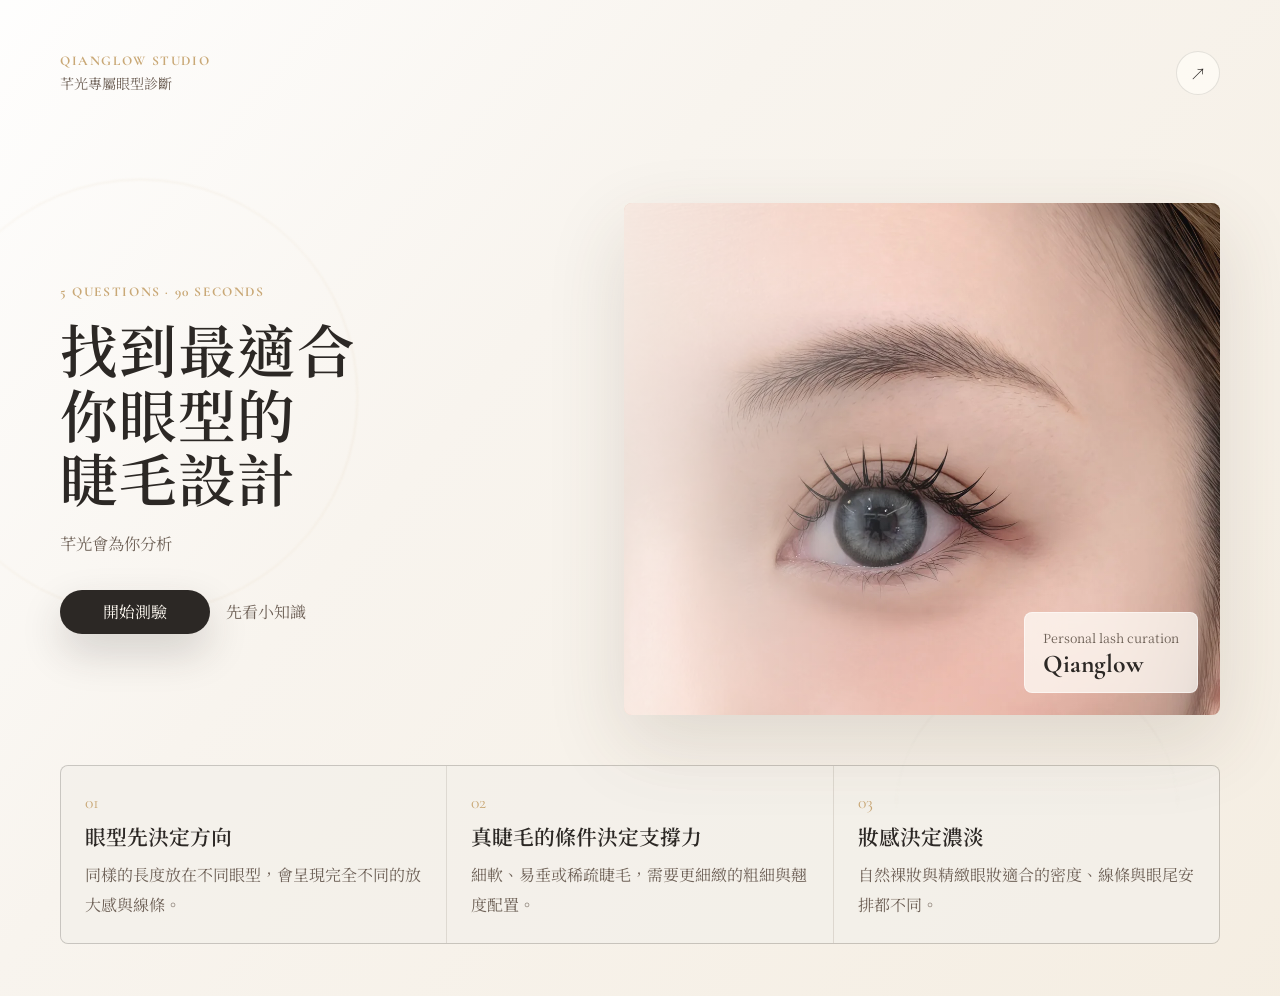
<file: quiz/index.html>
<!doctype html>
<html lang="zh-Hant">
  <head>
    <meta charset="UTF-8" />
    <meta name="viewport" content="width=device-width, initial-scale=1, viewport-fit=cover" />
    <title>芊光 Qianglow Studio | 眼型測驗</title>
    <meta name="description" content="芊光 Qianglow Studio 互動式眼型測驗，提供專屬睫毛設計建議與 LINE 預約入口。" />
    <meta name="theme-color" content="#F8F4EE" />
    <meta property="og:title" content="芊光 Qianglow Studio 眼型測驗" />
    <meta property="og:description" content="5 題找出你的眼型與專屬睫毛設計。" />
    <!-- ★ Google Analytics GA4 — 換成你自己的 Measurement ID -->
    <!-- 格式：G-XXXXXXXXXX，到 analytics.google.com 取得後貼在這裡 -->
    <!-- <script async src="https://www.googletagmanager.com/gtag/js?id=G-XXXXXXXXXX"></script>
    <script>
      window.dataLayer = window.dataLayer || [];
      function gtag(){dataLayer.push(arguments);}
      gtag('js', new Date());
      gtag('config', 'G-XXXXXXXXXX');
    </script> -->
    <!-- ★ 設定完後把上面的 comment 符號 (< !-- 和 -- >) 移除即可啟用 -->
    <link rel="icon" href="/favicon.ico" sizes="any">
    <link rel="icon" type="image/png" sizes="32x32" href="/favicon.png">
    <link rel="apple-touch-icon" href="/favicon.png">
    <link rel="preconnect" href="https://fonts.googleapis.com" />
    <link rel="preconnect" href="https://fonts.gstatic.com" crossorigin />
    <link href="https://fonts.googleapis.com/css2?family=Cormorant+Garamond:wght@500;600;700&family=Noto+Serif+TC:wght@400;500;600;700&display=swap" rel="stylesheet" />
    <link rel="stylesheet" href="styles.css" />
    <script src="https://static.line-scdn.net/liff/edge/2/sdk.js" defer></script>
    <script src="app.js" defer></script>
  </head>
  <body>
    <main id="app" class="app-shell">
      <section class="screen screen-home is-active" data-screen="home" aria-labelledby="home-title">
        <div class="ambient ambient-one"></div>
        <div class="ambient ambient-two"></div>
        <header class="topbar">
          <div>
            <p class="eyebrow">Qianglow Studio</p>
            <p class="brand-line">芊光專屬眼型診斷</p>
          </div>
          <button class="icon-button" type="button" data-action="share" aria-label="分享測驗">
            <span aria-hidden="true">↗</span>
          </button>
        </header>
        <div class="hero-grid">
          <div class="hero-copy">
            <p class="kicker">5 questions · 90 seconds</p>
            <h1 id="home-title">找到最適合<br />你眼型的<br />睫毛設計</h1>
            <p class="intro">芊光會為你分析</p>
            <div class="hero-actions">
              <button class="primary-button" type="button" data-action="start">開始測驗</button>
              <button class="text-button" type="button" data-action="scroll-knowledge">先看小知識</button>
            </div>
          </div>
          <figure class="hero-visual" aria-label="芊光日系精品眼睫視覺">
            <img src="assets/qianglow-hero.webp" alt="柔和日系美睫視覺" fetchpriority="high" width="1200" height="1032" />
            <figcaption>
              <span>Personal lash curation</span>
              <strong>Qianglow</strong>
            </figcaption>
          </figure>
        </div>
        <section class="knowledge-strip" id="knowledge" aria-label="美睫小知識">
          <article>
            <span>01</span>
            <h2>眼型先決定方向</h2>
            <p>同樣的長度放在不同眼型，會呈現完全不同的放大感與線條。</p>
          </article>
          <article>
            <span>02</span>
            <h2>真睫毛的條件決定支撐力</h2>
            <p>細軟、易垂或稀疏睫毛，需要更細緻的粗細與翹度配置。</p>
          </article>
          <article>
            <span>03</span>
            <h2>妝感決定濃淡</h2>
            <p>自然裸妝與精緻眼妝適合的密度、線條與眼尾安排都不同。</p>
          </article>
        </section>
      </section>

      <section class="screen screen-quiz" data-screen="quiz" aria-live="polite">
        <header class="quiz-header">
          <button id="quizBackBtn" class="ghost-button" type="button" data-action="quiz-back">返回</button>
          <div class="progress-shell" aria-label="測驗進度">
            <div class="progress-meta">
              <span id="stepLabel">Question 1</span>
              <span id="stepCount">1 / 5</span>
            </div>
            <div class="progress-track">
              <div id="progressBar" class="progress-bar"></div>
            </div>
          </div>
        </header>
        <div class="question-panel">
          <p id="questionEyebrow" class="eyebrow">Eye shape</p>
          <h2 id="questionTitle"></h2>
          <p id="questionHint" class="question-hint"></p>
          <div id="answers" class="answer-grid"></div>
        </div>
      </section>

      <section class="screen screen-loading" data-screen="loading" aria-live="assertive">
        <div class="loading-card">
          <div class="lash-loader" aria-hidden="true">
            <span></span><span></span><span></span><span></span><span></span>
          </div>
          <p class="eyebrow">Analyzing</p>
          <h2>正在分析妳的眼型</h2>
          <p>芊光會用更溫柔的方式，找出適合妳日常的放大感。</p>
        </div>
      </section>

      <section class="screen screen-card" data-screen="card" aria-live="polite">
        <div class="card-stage">
          <p class="eyebrow">Qianglow Studio</p>
          <div
            id="resultCardFlip"
            class="card-flip"
            data-action="flip-card"
            role="button"
            tabindex="0"
            aria-label="點一下，翻開妳的專屬卡片"
          >
            <div class="card-flip-surface">
              <div class="card-face card-face-front">
                <span class="card-mark-cn">芊光</span>
                <span class="card-mark-en">Q I A N G L O W</span>
                <p class="card-tap-hint">點一下，翻開妳的專屬卡片</p>
              </div>
              <div id="cardFaceBack" class="card-face card-face-back">
                <div class="card-back-inner">
                  <p class="card-kicker">QIANGLOW · 專屬診斷</p>
                  <h2 id="personaName" class="persona-name reveal-step" data-step="1"></h2>
                  <p id="personaQuote" class="persona-quote reveal-step" data-step="2"></p>
                  <div id="resultDesignBrief" class="design-brief reveal-step" data-step="3"></div>
                  <p class="data-note reveal-step" data-step="3">由芊光眼型資料庫分析</p>
                  <div class="card-cta reveal-step" data-step="4">
                    <a
                      id="lineBooking"
                      class="primary-button"
                      href="https://lin.ee/rspH0C2"
                      target="_blank"
                      rel="noreferrer"
                      >預約我的專屬設計</a
                    >
                    <button class="text-button" type="button" data-action="share-result">下載我的 Eye Design Card</button>
                  </div>
                </div>
              </div>
            </div>
          </div>
        </div>
      </section>
    </main>
  </body>
</html>
</file>
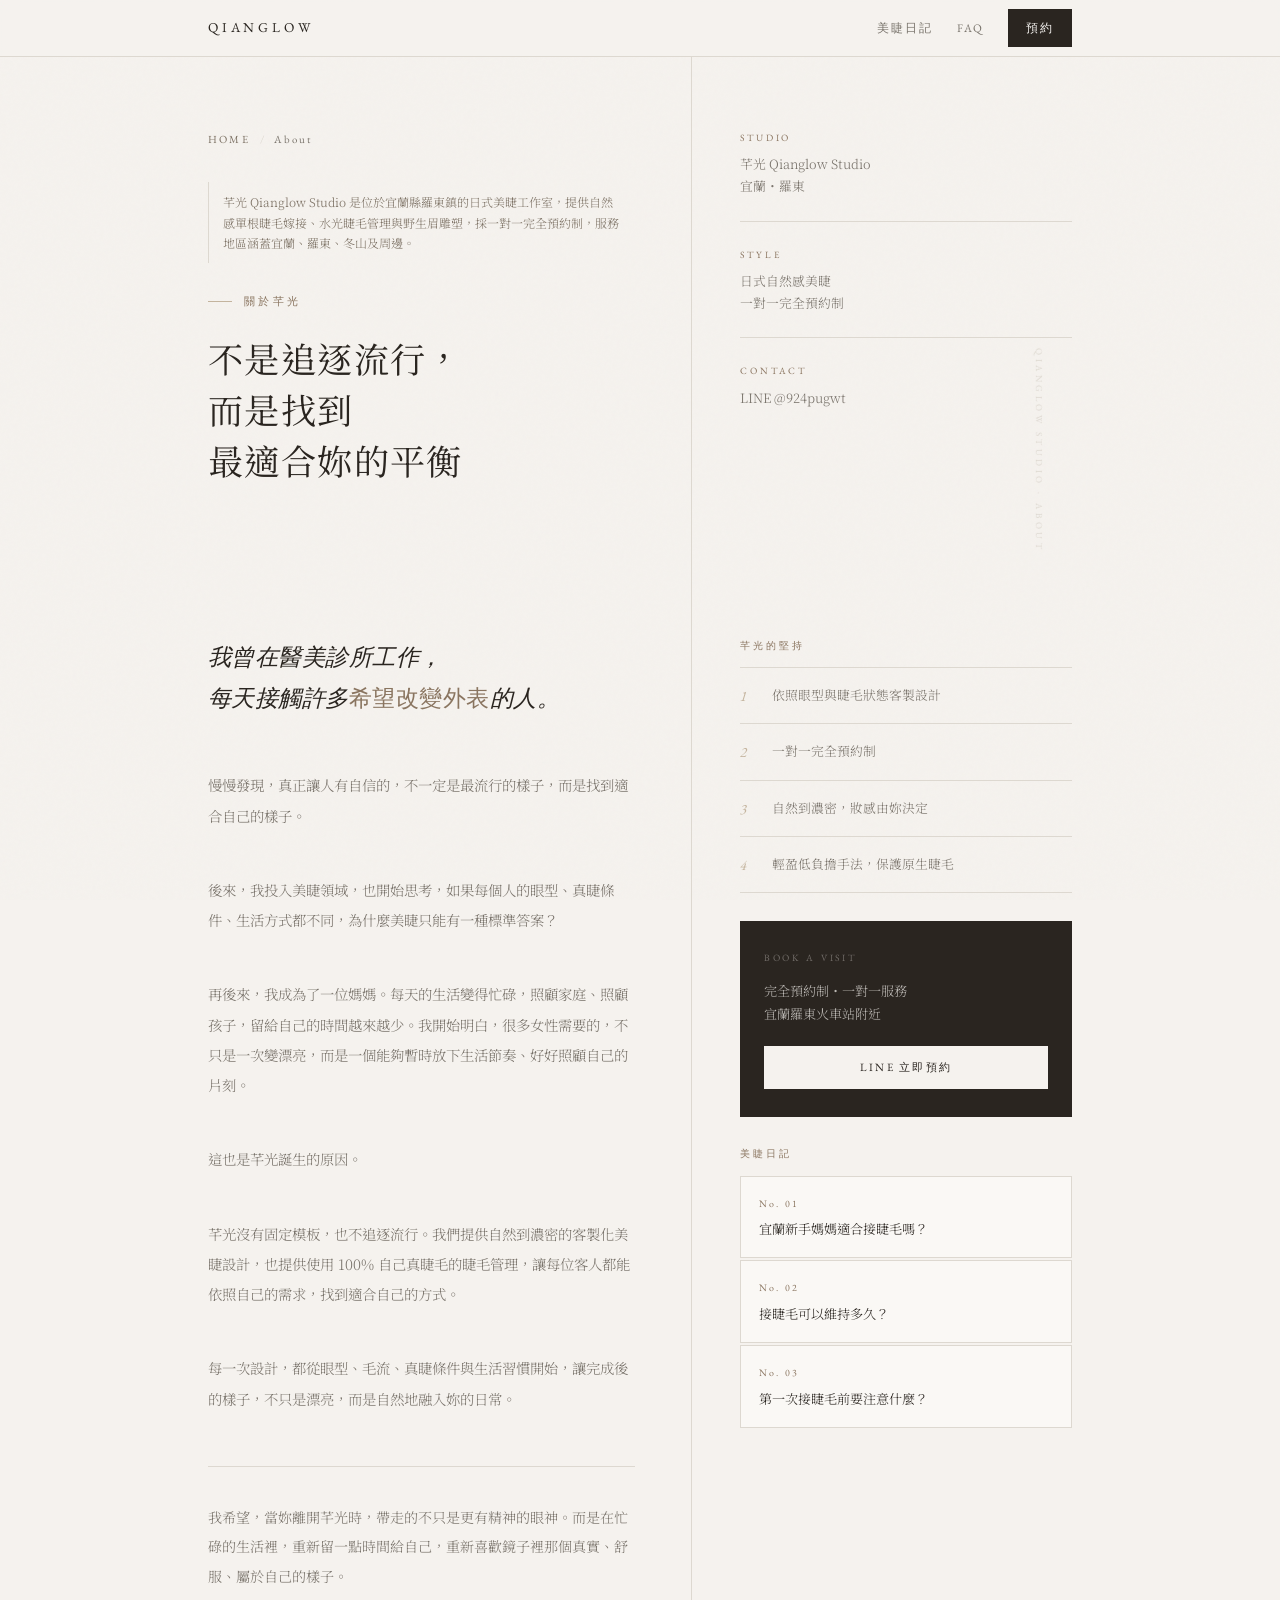
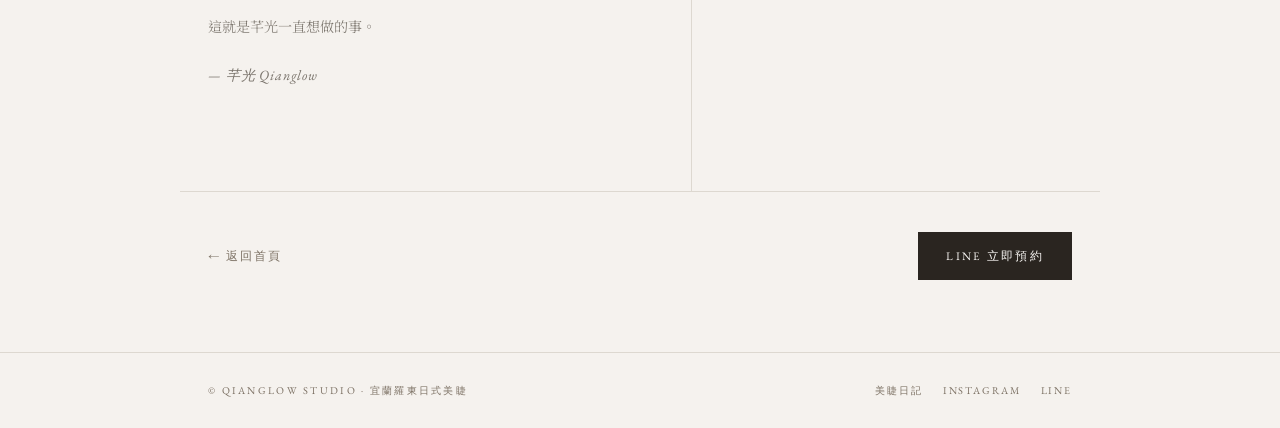
<file: about.html>
<!DOCTYPE html>
<html lang="zh-Hant">
<head><link rel="icon" href="/favicon.ico" sizes="any">
<link rel="icon" type="image/png" sizes="32x32" href="/favicon.png">
<link rel="apple-touch-icon" href="/favicon.png">
  <meta charset="UTF-8">
  <meta name="viewport" content="width=device-width, initial-scale=1.0">
  <!-- ══ SEO ══ -->
  <title>關於芊光｜宜蘭羅東日式美睫推薦・自然感睫毛管理｜Qianglow Studio</title>
  <meta name="description" content="芊光 Qianglow Studio 位於宜蘭縣羅東鎮，提供日式自然感單根美睫嫁接與睫毛管理，採一對一完全預約制。專注讓每位客人素顏也能看起來有精神。">
  <meta name="keywords" content="宜蘭美睫推薦,羅東美睫推薦,宜蘭接睫毛,羅東接睫毛,日式美睫,睫毛管理,自然感美睫,新手媽媽美睫,芊光Studio,Qianglow">
  <meta name="robots" content="index, follow">
  <link rel="canonical" href="https://qianglow.com/about.html">
  <!-- ══ GEO hreflang ══ -->
  <link rel="alternate" hreflang="zh-TW" href="https://qianglow.com/about.html">
  <!-- ══ OG ══ -->
  <meta property="og:type" content="website">
  <meta property="og:title" content="關於芊光｜宜蘭羅東日式美睫推薦｜Qianglow Studio">
  <meta property="og:description" content="芊光 Studio 位於宜蘭羅東，提供日式自然感美睫與睫毛管理。一對一完全預約制，比起改變妳，更希望讓妳原本的美被溫柔地看見。">
  <meta property="og:url" content="https://qianglow.com/about.html">
  <meta property="og:site_name" content="芊光 Qianglow Studio">
  <meta property="og:locale" content="zh_TW">
  <meta property="og:image" content="https://qianglow.com/space-01.JPG">
  <!-- ══ Twitter Card ══ -->
  <meta name="twitter:card" content="summary_large_image">
  <meta name="twitter:title" content="關於芊光｜宜蘭羅東日式美睫推薦">
  <meta name="twitter:description" content="芊光 Studio 位於宜蘭羅東，提供日式自然感美睫與睫毛管理。一對一完全預約制。">
  <meta name="twitter:image" content="https://qianglow.com/space-01.JPG">
  <link rel="preconnect" href="https://fonts.googleapis.com">
  <link rel="preconnect" href="https://fonts.gstatic.com" crossorigin>
  <link href="https://fonts.googleapis.com/css2?family=Noto+Serif+TC:wght@300;400;500&family=EB+Garamond:ital,wght@0,400;0,500;1,400;1,500&display=swap" rel="stylesheet">
  <style>
    :root {
      --bg:       #f5f2ee;
      --bg-card:  #faf8f5;
      --ink:      #2a2520;
      --ink-light:#7a746c;
      --ink-faint:#7d7265;
      --accent:   #8a7560;
      --accent-lt:#c4b49e;
      --line:     #ddd8d0;
      --serif:    'Noto Serif TC', 'Georgia', serif;
      --roman:    'EB Garamond', 'Georgia', serif;
    }
    *, *::before, *::after { box-sizing: border-box; margin: 0; padding: 0; }
    html { font-size: 16px; scroll-behavior: smooth; }
    body {
      background: var(--bg);
      color: var(--ink);
      font-family: var(--serif);
      font-weight: 300;
      line-height: 1.9;
      -webkit-font-smoothing: antialiased;
    }
    body::before {
      content: '';
      position: fixed; inset: 0;
      background-image: url("data:image/svg+xml,%3Csvg viewBox='0 0 256 256' xmlns='http://www.w3.org/2000/svg'%3E%3Cfilter id='n'%3E%3CfeTurbulence type='fractalNoise' baseFrequency='0.9' numOctaves='4' stitchTiles='stitch'/%3E%3C/filter%3E%3Crect width='100%25' height='100%25' filter='url(%23n)' opacity='0.04'/%3E%3C/svg%3E");
      pointer-events: none; z-index: 0; opacity: 0.55;
    }
    .page { position: relative; z-index: 1; }
    .site-nav {
      position: sticky; top: 0; z-index: 100;
      background: rgba(245,242,238,0.92);
      backdrop-filter: blur(8px);
      -webkit-backdrop-filter: blur(8px);
      border-bottom: 1px solid var(--line);
    }
    .nav-inner {
      max-width: 920px; margin: 0 auto; padding: 0 28px;
      display: flex; align-items: center; justify-content: space-between;
      height: 56px;
    }
    .nav-logo {
      font-family: var(--roman);
      font-size: 0.85rem;
      letter-spacing: 0.28em;
      text-transform: uppercase;
      color: var(--ink);
      text-decoration: none;
    }
    .nav-right { display: flex; align-items: center; gap: 24px; }
    .nav-right a {
      text-decoration: none;
      font-family: var(--roman);
      font-size: 0.72rem;
      letter-spacing: 0.16em;
      text-transform: uppercase;
      color: var(--ink-light);
      transition: color 0.2s;
    }
    .nav-right a:hover { color: var(--accent); }
    .nav-book {
      color: var(--bg-card) !important;
      background: var(--ink);
      padding: 8px 18px;
      transition: background 0.25s !important;
    }
    .nav-book:hover { background: var(--accent) !important; }
    .masthead {
      max-width: 920px; margin: 0 auto; padding: 0 28px;
      display: grid;
      grid-template-columns: 1fr 380px;
      align-items: stretch;
      animation: fadeUp 0.9s ease both;
    }
    .masthead-text {
      padding: 72px 56px 64px 0;
      border-right: 1px solid var(--line);
    }
    .breadcrumb {
      display: flex; align-items: center; gap: 10px;
      margin-bottom: 32px;
    }
    .breadcrumb a {
      font-family: var(--roman);
      font-size: 0.68rem;
      letter-spacing: 0.2em;
      text-transform: uppercase;
      color: var(--ink-faint);
      text-decoration: none;
      transition: color 0.2s;
    }
    .breadcrumb a:hover { color: var(--accent); }
    .breadcrumb-sep { font-family: var(--roman); color: var(--line); font-size: 0.7rem; }
    .page-label {
      font-family: var(--roman);
      font-size: 0.68rem;
      letter-spacing: 0.32em;
      text-transform: uppercase;
      color: var(--accent);
      margin-bottom: 20px;
      display: flex;
      align-items: center;
      gap: 12px;
    }
    .page-label::before {
      content: '';
      display: block;
      width: 24px; height: 1px;
      background: var(--accent-lt);
    }
    .page-h1 {
      font-size: clamp(1.5rem, 3.5vw, 2.2rem);
      font-weight: 400;
      letter-spacing: 0.04em;
      line-height: 1.45;
      margin-bottom: 24px;
    }
    .entity-desc {
      font-size: 0.75rem;
      color: var(--ink-faint);
      line-height: 1.7;
      margin-bottom: 28px;
      padding: 10px 14px;
      border-left: 1px solid var(--line);
    }
    .masthead-side {
      padding: 72px 0 64px 48px;
      display: flex;
      flex-direction: column;
      justify-content: space-between;
    }
    .side-info { display: flex; flex-direction: column; gap: 24px; }
    .side-label {
      font-family: var(--roman);
      font-size: 0.6rem;
      letter-spacing: 0.3em;
      text-transform: uppercase;
      color: var(--accent);
      margin-bottom: 6px;
    }
    .side-value {
      font-size: 0.8rem;
      color: var(--ink-light);
      line-height: 1.7;
    }
    .side-rule { height: 1px; background: var(--line); }
    .content-wrap {
      max-width: 920px; margin: 0 auto; padding: 0 28px;
      display: grid;
      grid-template-columns: 1fr 380px;
      align-items: start;
    }
    .about-body {
      padding: 64px 56px 80px 0;
      border-right: 1px solid var(--line);
    }
    .essay-opening {
      margin-bottom: 52px;
      animation: fadeUp 0.8s ease 0.1s both;
    }
    .essay-opening-text {
      font-family: var(--roman);
      font-style: italic;
      font-size: clamp(1.15rem, 2.5vw, 1.45rem);
      color: var(--ink);
      line-height: 1.75;
      letter-spacing: 0.02em;
    }
    .essay-opening-text em {
      font-style: normal;
      color: var(--accent);
    }
    .essay-section {
      margin-bottom: 44px;
      animation: fadeUp 0.7s ease both;
    }
    .essay-section:nth-child(2) { animation-delay: 0.12s; }
    .essay-section:nth-child(3) { animation-delay: 0.20s; }
    .essay-section:nth-child(4) { animation-delay: 0.28s; }
    .essay-section p {
      font-size: 0.9rem;
      color: var(--ink-light);
      line-height: 2.1;
    }
    .essay-closing {
      margin-top: 52px;
      padding-top: 36px;
      border-top: 1px solid var(--line);
      animation: fadeUp 0.7s ease 0.4s both;
    }
    .essay-closing p {
      font-size: 0.88rem;
      color: var(--ink-light);
      line-height: 2.1;
      margin-bottom: 20px;
    }
    .essay-sig {
      font-family: var(--roman);
      font-style: italic;
      font-size: 1rem;
      color: var(--accent);
      letter-spacing: 0.06em;
    }
    .about-sidebar { padding: 64px 0 80px 48px; }
    .sidebar-sticky {
      position: sticky;
      top: 80px;
      display: flex;
      flex-direction: column;
      gap: 28px;
    }
    .sidebar-block { animation: fadeUp 0.8s ease 0.35s both; }
    .sidebar-label {
      font-family: var(--roman);
      font-size: 0.6rem;
      letter-spacing: 0.3em;
      text-transform: uppercase;
      color: var(--accent);
      margin-bottom: 12px;
    }
    .values-list { border-top: 1px solid var(--line); }
    .value-item {
      display: flex;
      align-items: flex-start;
      gap: 14px;
      padding: 16px 0;
      border-bottom: 1px solid var(--line);
    }
    .value-no {
      font-family: var(--roman);
      font-style: italic;
      font-size: 0.9rem;
      color: var(--accent-lt);
      flex-shrink: 0;
      line-height: 1.6;
      width: 18px;
    }
    .value-text {
      font-size: 0.8rem;
      color: var(--ink-light);
      line-height: 1.7;
    }
    .sidebar-cta {
      background: var(--ink);
      padding: 28px 24px;
    }
    .sidebar-cta-label {
      font-family: var(--roman);
      font-size: 0.6rem;
      letter-spacing: 0.28em;
      text-transform: uppercase;
      color: rgba(245,242,238,0.35);
      margin-bottom: 12px;
    }
    .sidebar-cta-text {
      font-size: 0.82rem;
      color: rgba(245,242,238,0.72);
      line-height: 1.8;
      margin-bottom: 20px;
    }
    .sidebar-cta-btn {
      display: block;
      text-align: center;
      text-decoration: none;
      color: var(--ink);
      background: var(--bg);
      padding: 11px 0;
      font-family: var(--roman);
      font-size: 0.7rem;
      letter-spacing: 0.2em;
      text-transform: uppercase;
      transition: background 0.25s, color 0.25s;
    }
    .sidebar-cta-btn:hover { background: var(--accent); color: var(--bg); }
    .related-list { display: flex; flex-direction: column; gap: 2px; }
    .related-card {
      display: block;
      text-decoration: none;
      background: var(--bg-card);
      border: 1px solid var(--line);
      padding: 18px;
      position: relative;
      overflow: hidden;
      transition: border-color 0.25s, transform 0.25s;
    }
    .related-card::before {
      content: '';
      position: absolute; left: 0; top: 0; bottom: 0;
      width: 2px; background: var(--accent);
      transform: scaleY(0); transform-origin: bottom;
      transition: transform 0.3s;
    }
    .related-card:hover { border-color: #c8bfb4; transform: translateX(3px); }
    .related-card:hover::before { transform: scaleY(1); }
    .related-tag {
      font-family: var(--roman);
      font-size: 0.62rem;
      letter-spacing: 0.22em;
      color: var(--accent);
      margin-bottom: 5px;
    }
    .related-title {
      font-size: 0.82rem;
      color: var(--ink);
      line-height: 1.6;
    }
    .page-footer {
      max-width: 920px; margin: 0 auto; padding: 40px 28px 72px;
      border-top: 1px solid var(--line);
      display: flex;
      align-items: center;
      justify-content: space-between;
      flex-wrap: wrap;
      gap: 20px;
    }
    .footer-nav-link {
      text-decoration: none;
      font-family: var(--roman);
      font-size: 0.72rem;
      letter-spacing: 0.18em;
      text-transform: uppercase;
      color: var(--ink-faint);
      transition: color 0.2s;
    }
    .footer-nav-link:hover { color: var(--accent); }
    .btn-line {
      text-decoration: none;
      color: var(--bg-card);
      background: var(--ink);
      padding: 13px 28px;
      font-family: var(--roman);
      font-size: 0.72rem;
      letter-spacing: 0.2em;
      text-transform: uppercase;
      transition: background 0.25s;
    }
    .btn-line:hover { background: var(--accent); }
    .site-footer { border-top: 1px solid var(--line); padding: 28px 0; }
    .site-footer-inner {
      max-width: 920px; margin: 0 auto; padding: 0 28px;
      display: flex; align-items: center; justify-content: space-between;
      flex-wrap: wrap; gap: 12px;
    }
    .footer-copy {
      font-family: var(--roman);
      font-size: 0.65rem;
      letter-spacing: 0.22em;
      text-transform: uppercase;
      color: var(--ink-faint);
    }
    .footer-links { display: flex; gap: 20px; }
    .footer-links a {
      text-decoration: none;
      font-family: var(--roman);
      font-size: 0.65rem;
      letter-spacing: 0.18em;
      text-transform: uppercase;
      color: var(--ink-faint);
      transition: color 0.2s;
    }
    .footer-links a:hover { color: var(--accent); }
    .deco-vertical {
      position: fixed;
      right: max(16px, calc(50vw - 500px));
      top: 50%;
      transform: translateY(-50%) rotate(90deg);
      font-family: var(--roman);
      font-size: 0.58rem;
      letter-spacing: 0.38em;
      text-transform: uppercase;
      color: var(--line);
      white-space: nowrap;
      pointer-events: none;
      user-select: none;
      z-index: 2;
    }
    @keyframes fadeUp {
      from { opacity: 0; transform: translateY(18px); }
      to   { opacity: 1; transform: translateY(0); }
    }
    @media (max-width: 700px) {
      .deco-vertical { display: none; }
      .masthead, .content-wrap { grid-template-columns: 1fr; }
      .masthead-text { padding: 48px 0 32px; border-right: none; border-bottom: 1px solid var(--line); }
      .masthead-side { padding: 32px 0 40px; flex-direction: row; flex-wrap: wrap; gap: 24px; }
      .side-rule { display: none; }
      .about-body { padding: 48px 0 40px; border-right: none; border-bottom: 1px solid var(--line); }
      .about-sidebar { padding: 32px 0 40px; }
      .sidebar-sticky { position: static; }
    }
  </style>
</head>
<body>
<div class="deco-vertical">Qianglow Studio · About</div>
<header class="site-nav">
  <div class="nav-inner">
    <a href="https://qianglow.com/index.html" class="nav-logo">Qianglow</a>
    <div class="nav-right">
      <a href="https://qianglow.com/journal.html">美睫日記</a>
      <a href="https://qianglow.com/faq.html">FAQ</a>
      <a class="nav-book" href="https://lin.ee/WfphLRG" target="_blank" rel="noopener">預約</a>
    </div>
  </div>
</header>
<main class="page">
  <div class="masthead">
    <div class="masthead-text">
      <nav class="breadcrumb" aria-label="breadcrumb">
        <a href="https://qianglow.com/index.html">Home</a>
        <span class="breadcrumb-sep">/</span>
        <span style="color:var(--ink-light);font-family:var(--roman);font-size:0.68rem;letter-spacing:0.2em;">About</span>
      </nav>
      <p class="entity-desc">芊光 Qianglow Studio 是位於宜蘭縣羅東鎮的日式美睫工作室，提供自然感單根睫毛嫁接、水光睫毛管理與野生眉雕塑，採一對一完全預約制，服務地區涵蓋宜蘭、羅東、冬山及周邊。</p>
      <p class="page-label">關於芊光</p>
      <h1 class="page-h1">不是追逐流行，<br>而是找到<br>最適合妳的平衡</h1>
    </div>
    <div class="masthead-side">
      <div class="side-info">
        <div>
          <p class="side-label">Studio</p>
          <p class="side-value">芊光 Qianglow Studio<br>宜蘭・羅東</p>
        </div>
        <div class="side-rule"></div>
        <div>
          <p class="side-label">Style</p>
          <p class="side-value">日式自然感美睫<br>一對一完全預約制</p>
        </div>
        <div class="side-rule"></div>
        <div>
          <p class="side-label">Contact</p>
          <p class="side-value">LINE @924pugwt</p>
        </div>
      </div>
    </div>
  </div>
  <div class="content-wrap">
    <article class="about-body">
      <div class="essay-opening">
        <p class="essay-opening-text">
          我曾在醫美診所工作，<br>
          每天接觸許多<em>希望改變外表</em>的人。
        </p>
      </div>
      <div class="essay-section">
        <p>慢慢發現，真正讓人有自信的，不一定是最流行的樣子，而是找到適合自己的樣子。</p>
      </div>
      <div class="essay-section">
        <p>後來，我投入美睫領域，也開始思考，如果每個人的眼型、真睫條件、生活方式都不同，為什麼美睫只能有一種標準答案？</p>
      </div>
      <div class="essay-section">
        <p>再後來，我成為了一位媽媽。每天的生活變得忙碌，照顧家庭、照顧孩子，留給自己的時間越來越少。我開始明白，很多女性需要的，不只是一次變漂亮，而是一個能夠暫時放下生活節奏、好好照顧自己的片刻。</p>
      </div>
      <div class="essay-section">
        <p>這也是芊光誕生的原因。</p>
      </div>
      <div class="essay-section">
        <p>芊光沒有固定模板，也不追逐流行。我們提供自然到濃密的客製化美睫設計，也提供使用 100% 自己真睫毛的睫毛管理，讓每位客人都能依照自己的需求，找到適合自己的方式。</p>
      </div>
      <div class="essay-section">
        <p>每一次設計，都從眼型、毛流、真睫條件與生活習慣開始，讓完成後的樣子，不只是漂亮，而是自然地融入妳的日常。</p>
      </div>
      <div class="essay-closing">
        <p>我希望，當妳離開芊光時，帶走的不只是更有精神的眼神。而是在忙碌的生活裡，重新留一點時間給自己，重新喜歡鏡子裡那個真實、舒服、屬於自己的樣子。</p>
        <p>這就是芊光一直想做的事。</p>
        <p class="essay-sig">— 芊光 Qianglow</p>
      </div>
    </article>
    <aside class="about-sidebar">
      <div class="sidebar-sticky">
        <div class="sidebar-block">
          <p class="sidebar-label">芊光的堅持</p>
          <div class="values-list">
            <div class="value-item">
              <span class="value-no">1</span>
              <span class="value-text">依照眼型與睫毛狀態客製設計</span>
            </div>
            <div class="value-item">
              <span class="value-no">2</span>
              <span class="value-text">一對一完全預約制</span>
            </div>
            <div class="value-item">
              <span class="value-no">3</span>
              <span class="value-text">自然到濃密，妝感由妳決定</span>
            </div>
            <div class="value-item">
              <span class="value-no">4</span>
              <span class="value-text">輕盈低負擔手法，保護原生睫毛</span>
            </div>
          </div>
        </div>
        <div class="sidebar-block">
          <div class="sidebar-cta">
            <p class="sidebar-cta-label">Book a Visit</p>
            <p class="sidebar-cta-text">完全預約制・一對一服務<br>宜蘭羅東火車站附近</p>
            <a class="sidebar-cta-btn" href="https://lin.ee/WfphLRG" target="_blank" rel="noopener">LINE 立即預約</a>
          </div>
        </div>
        <div class="sidebar-block">
          <p class="sidebar-label">美睫日記</p>
          <div class="related-list">
            <a class="related-card" href="https://qianglow.com/new-mom-lashes.html">
              <p class="related-tag">No. 01</p>
              <p class="related-title">宜蘭新手媽媽適合接睫毛嗎？</p>
            </a>
            <a class="related-card" href="https://qianglow.com/lash-retention.html">
              <p class="related-tag">No. 02</p>
              <p class="related-title">接睫毛可以維持多久？</p>
            </a>
            <a class="related-card" href="https://qianglow.com/first-lash-tips.html">
              <p class="related-tag">No. 03</p>
              <p class="related-title">第一次接睫毛前要注意什麼？</p>
            </a>
          </div>
        </div>
      </div>
    </aside>
  </div>
  <div class="page-footer">
    <a class="footer-nav-link" href="https://qianglow.com/index.html">← 返回首頁</a>
    <a class="btn-line" href="https://lin.ee/WfphLRG" target="_blank" rel="noopener">LINE 立即預約</a>
  </div>
</main>
<footer class="site-footer">
  <div class="site-footer-inner">
    <span class="footer-copy">© Qianglow Studio · 宜蘭羅東日式美睫</span>
    <div class="footer-links">
      <a href="https://qianglow.com/journal.html">美睫日記</a>
      <a href="https://www.instagram.com/qianglow.studio" target="_blank" rel="noopener">Instagram</a>
      <a href="https://lin.ee/WfphLRG" target="_blank" rel="noopener">LINE</a>
    </div>
  </div>
</footer>
<script type="application/ld+json">
{
  "@context": "https://schema.org",
  "@graph": [
    {
      "@type": ["LocalBusiness", "BeautySalon"],
      "@id": "https://qianglow.com/#business",
      "name": "芊光 Qianglow Studio",
      "alternateName": ["羅東美睫芊光", "宜蘭美睫芊光", "Qianglow Studio", "芊光美睫"],
      "description": "芊光 Qianglow Studio 位於宜蘭縣羅東鎮，提供日式自然感單根美睫嫁接、水光睫毛管理與野生眉雕塑。採一對一完全預約制，專注讓每位客人素顏也能看起來有精神。服務對象包含宜蘭、羅東、冬山及周邊地區客人。",
      "url": "https://qianglow.com",
      "image": "https://qianglow.com/space-01.JPG",
      "address": {
        "@type": "PostalAddress",
        "streetAddress": "安平路35號2樓",
        "addressLocality": "羅東鎮",
        "addressRegion": "宜蘭縣",
        "postalCode": "265",
        "addressCountry": "TW"
      },
      "geo": {
        "@type": "GeoCoordinates",
        "latitude": 24.6780,
        "longitude": 121.7660
      },
      "areaServed": [
        { "@type": "City", "name": "羅東鎮" },
        { "@type": "AdministrativeArea", "name": "宜蘭縣" },
        { "@type": "City", "name": "冬山鄉" },
        { "@type": "City", "name": "五結鄉" },
        { "@type": "City", "name": "宜蘭市" }
      ],
      "priceRange": "NT$1,000–NT$1,300",
      "aggregateRating": {
        "@type": "AggregateRating",
        "ratingValue": "5.0",
        "reviewCount": "4",
        "bestRating": "5"
      },
      "review": [
        {
          "@type": "Review",
          "reviewRating": { "@type": "Rating", "ratingValue": "5", "bestRating": "5" },
          "author": { "@type": "Person", "name": "Jing Lai" },
          "reviewBody": "第一次來體驗超棒，美睫師動作輕柔、完全不燻眼，舒服到直接睡著。成品跟討論的一模一樣，眼神有神又自然，朋友都說好看，絕對會再回訪。"
        },
        {
          "@type": "Review",
          "reviewRating": { "@type": "Rating", "ratingValue": "5", "bestRating": "5" },
          "author": { "@type": "Person", "name": "Jenny" },
          "reviewBody": "環境很舒服，接完沒異物感超讚。"
        },
        {
          "@type": "Review",
          "reviewRating": { "@type": "Rating", "ratingValue": "5", "bestRating": "5" },
          "author": { "@type": "Person", "name": "Gloria" },
          "reviewBody": "超讚超讚超讚超讚。"
        }
      ],
      "sameAs": [
        "https://www.instagram.com/qianglow.studio",
        "https://www.facebook.com/Qianglowlash",
        "https://beautefeel.com/store/qianglow.studio",
        "https://myfreetime.io/shop/qianglow"
      ],
      "knowsAbout": ["日式美睫", "睫毛管理", "自然感美睫", "新手媽媽美睫", "宜蘭美睫", "羅東美睫"]
    },
    {
      "@type": "WebPage",
      "@id": "https://qianglow.com/about.html",
      "url": "https://qianglow.com/about.html",
      "name": "關於芊光｜宜蘭羅東日式美睫推薦｜Qianglow Studio",
      "description": "芊光 Qianglow Studio 是位於宜蘭縣羅東鎮的日式美睫工作室，提供自然感單根睫毛嫁接與睫毛管理，採一對一完全預約制。",
      "inLanguage": "zh-TW",
      "isPartOf": { "@id": "https://qianglow.com/#business" },
      "breadcrumb": {
        "@type": "BreadcrumbList",
        "itemListElement": [
          { "@type": "ListItem", "position": 1, "name": "首頁", "item": "https://qianglow.com" },
          { "@type": "ListItem", "position": 2, "name": "關於芊光", "item": "https://qianglow.com/about.html" }
        ]
      }
    },
    {
      "@type": "FAQPage",
      "mainEntity": [
        {
          "@type": "Question",
          "name": "芊光 Studio 在哪裡？",
          "acceptedAnswer": {
            "@type": "Answer",
            "text": "芊光 Qianglow Studio 位於宜蘭縣羅東鎮安平路35號2樓，鄰近羅東火車站。"
          }
        },
        {
          "@type": "Question",
          "name": "芊光提供什麼服務？",
          "acceptedAnswer": {
            "@type": "Answer",
            "text": "芊光提供日式自然感單根美睫嫁接、水光睫毛管理與野生眉雕塑，採一對一完全預約制，服務宜蘭縣羅東鎮及周邊地區客人。"
          }
        },
        {
          "@type": "Question",
          "name": "如何預約芊光美睫？",
          "acceptedAnswer": {
            "@type": "Answer",
            "text": "芊光採完全預約制，可透過 LINE（https://lin.ee/WfphLRG）預約。"
          }
        }
      ]
    }
  ]
}
</script>
</body>
</html>
</file>
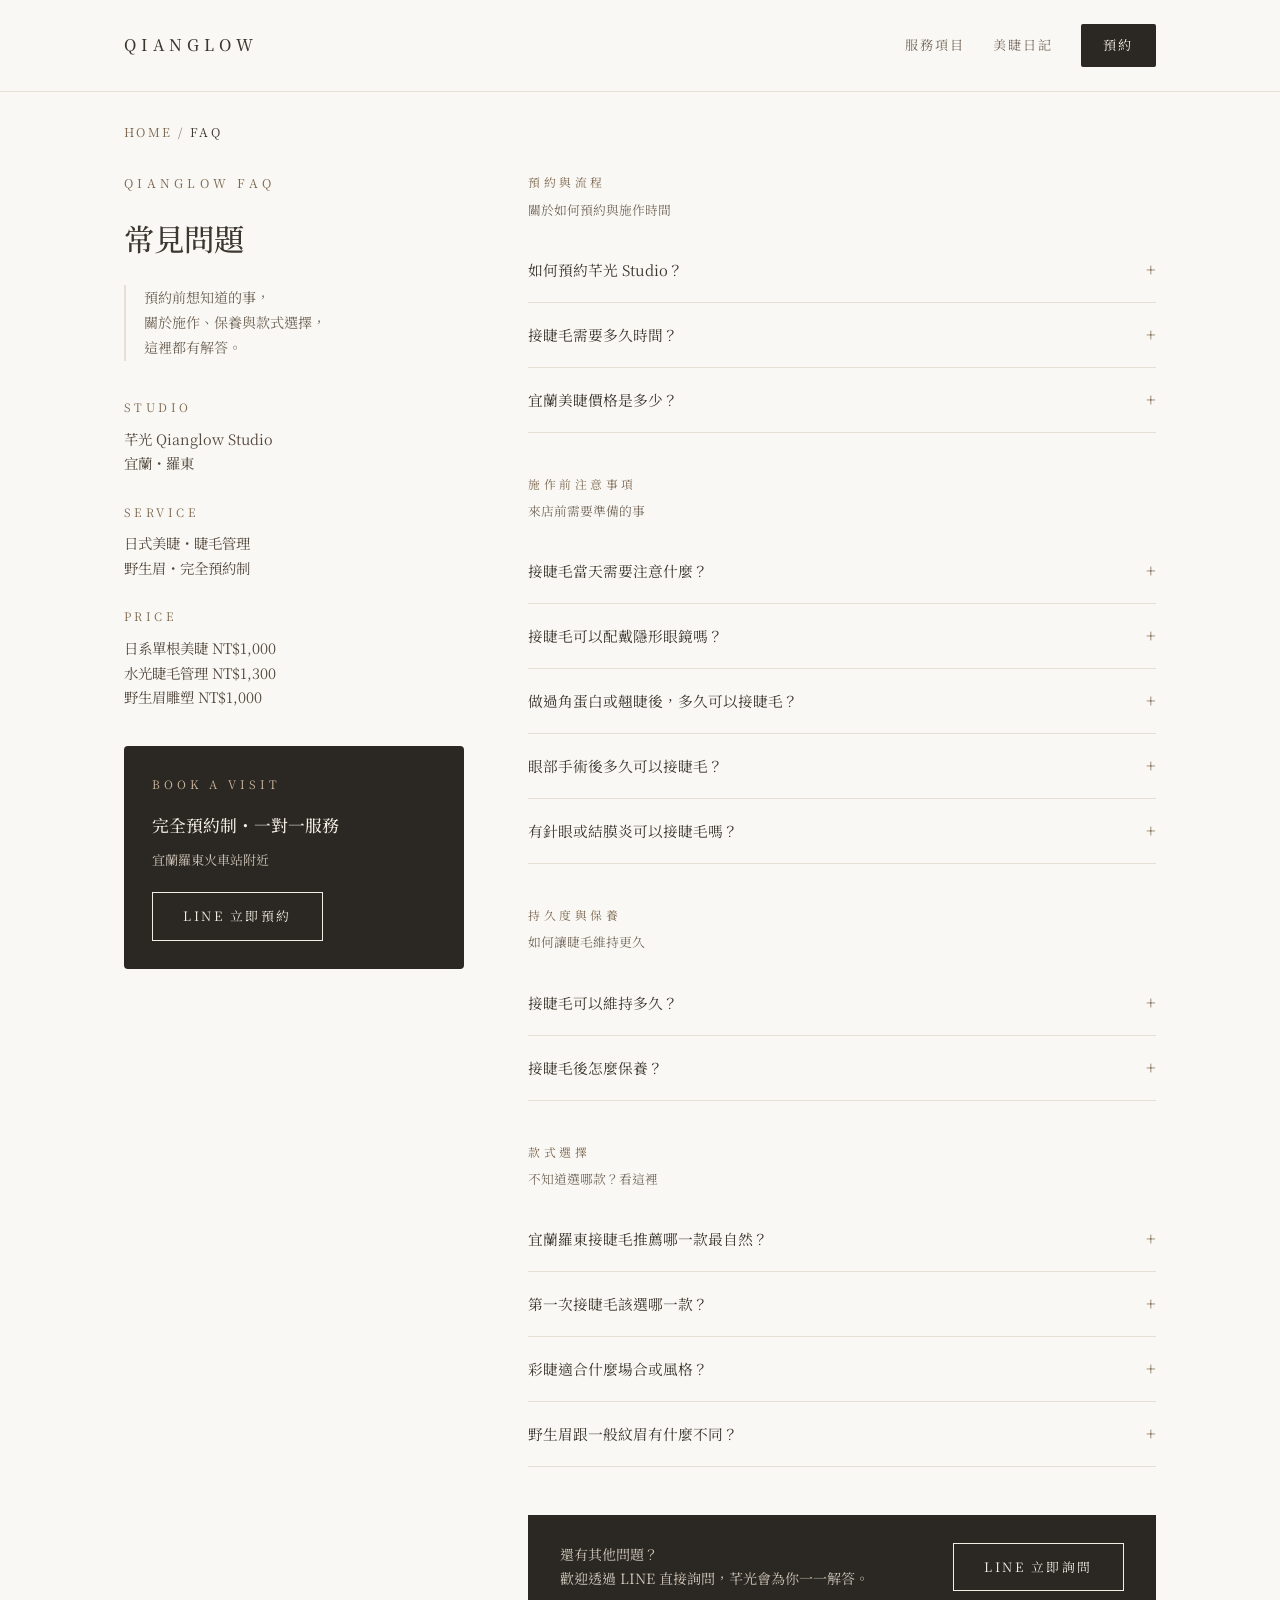
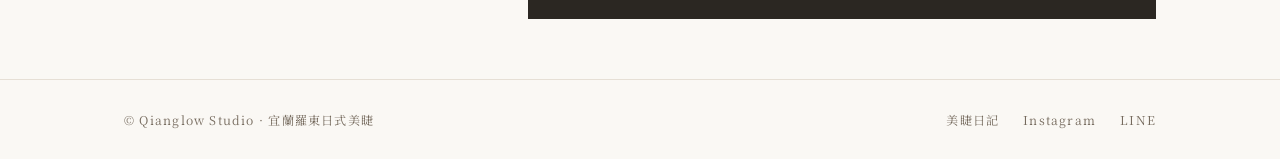
<file: faq.html>
<!DOCTYPE html>
<html lang="zh-Hant">
<head><link rel="icon" href="/favicon.ico" sizes="any">
<link rel="icon" type="image/png" sizes="32x32" href="/favicon.png">
<link rel="apple-touch-icon" href="/favicon.png">
  <meta charset="UTF-8">
  <meta name="viewport" content="width=device-width, initial-scale=1.0">

  <!-- ══ SEO ══ -->
  <title>接睫毛常見問題 FAQ｜宜蘭羅東美睫預約須知｜芊光 Qianglow Studio</title>
  <meta name="description" content="芊光 Studio 接睫毛常見問題整理：如何預約、施作前注意事項、接睫毛持久度、保養方式、價格說明。宜蘭羅東日式美睫，完全預約制一對一服務。">
  <meta name="keywords" content="接睫毛常見問題,宜蘭美睫FAQ,羅東美睫預約,接睫毛注意事項,接睫毛持久度,接睫毛保養,宜蘭接睫毛,羅東接睫毛,日式美睫,芊光Studio">
  <meta name="robots" content="index, follow">
  <link rel="canonical" href="https://qianglow.com/faq.html">

  <!-- ══ OG ══ -->
  <meta property="og:title" content="接睫毛常見問題 FAQ｜宜蘭羅東美睫｜芊光 Qianglow Studio">
  <meta property="og:description" content="接睫毛預約、施作前注意、持久度與保養常見問題整理。宜蘭羅東日式美睫芊光 Studio。">
  <meta property="og:type" content="website">
  <meta property="og:url" content="https://qianglow.com/faq.html">
  <meta property="og:locale" content="zh_TW">
  <meta property="og:site_name" content="芊光 Qianglow Studio">
  <meta property="og:image" content="https://qianglow.com/space-01.JPG">

  <!-- ══ Twitter Card ══ -->
  <meta name="twitter:card" content="summary_large_image">
  <meta name="twitter:title" content="接睫毛常見問題 FAQ｜宜蘭羅東美睫｜芊光 Studio">
  <meta name="twitter:description" content="接睫毛預約、施作前注意、持久度與保養常見問題整理。宜蘭羅東日式美睫芊光 Studio。">
  <meta name="twitter:image" content="https://qianglow.com/space-01.JPG">

  <!-- ══ GEO hreflang ══ -->
  <link rel="alternate" hreflang="zh-TW" href="https://qianglow.com/faq.html">

  <!-- ══ Schema: FAQPage (AEO / LLMO) ══ -->
  <script type="application/ld+json">
  {
    "@context": "https://schema.org",
    "@type": "FAQPage",
    "mainEntity": [
      {
        "@type": "Question",
        "name": "如何預約芊光 Studio？",
        "acceptedAnswer": {
          "@type": "Answer",
          "text": "芊光採完全預約制，請透過 LINE 與我們聯繫預約，確認時間後即完成預約。"
        }
      },
      {
        "@type": "Question",
        "name": "接睫毛需要多久時間？",
        "acceptedAnswer": {
          "@type": "Answer",
          "text": "初次接睫毛約需 120 分鐘，睫毛管理約需 90 分鐘，實際時間依款式與睫毛狀態而異。"
        }
      },
      {
        "@type": "Question",
        "name": "接睫毛當天需要注意什麼？",
        "acceptedAnswer": {
          "@type": "Answer",
          "text": "建議當天不要畫眼妝（包含睫毛膏、眼線、眼影），也不要夾睫毛。如果配戴硬式隱形眼鏡，建議當天先取下。"
        }
      },
      {
        "@type": "Question",
        "name": "接睫毛可以配戴隱形眼鏡嗎？",
        "acceptedAnswer": {
          "@type": "Answer",
          "text": "一般軟式隱形眼鏡可以正常配戴。若平時容易乾眼，也可以在施作前先取下，讓過程更舒適。"
        }
      },
      {
        "@type": "Question",
        "name": "做過角蛋白或翹睫後，多久可以接睫毛？",
        "acceptedAnswer": {
          "@type": "Answer",
          "text": "若近期做過睫毛角蛋白、翹睫或紋眼線，建議間隔約三個月後再安排接睫毛。"
        }
      },
      {
        "@type": "Question",
        "name": "眼部手術後多久可以接睫毛？",
        "acceptedAnswer": {
          "@type": "Answer",
          "text": "若曾進行雙眼皮手術、提眼肌手術或其他眼周手術，建議至少間隔半年以上，並確認恢復穩定後再安排預約。"
        }
      },
      {
        "@type": "Question",
        "name": "接睫毛可以維持多久？",
        "acceptedAnswer": {
          "@type": "Answer",
          "text": "一般維持約 3–6 週，會依個人睫毛生長週期、清潔習慣與生活作息有所不同。"
        }
      },
      {
        "@type": "Question",
        "name": "接睫毛後怎麼保養？",
        "acceptedAnswer": {
          "@type": "Answer",
          "text": "建議搭配使用 B5強韌液，幫助維持睫毛健康感。日常避免過度搓揉眼周，保持睫毛乾淨。"
        }
      },
      {
        "@type": "Question",
        "name": "宜蘭羅東接睫毛推薦哪一款最自然？",
        "acceptedAnswer": {
          "@type": "Answer",
          "text": "裸妝素顏款與日常自然款最適合追求自然感的客人，日常自然款是最受歡迎的選擇。"
        }
      },
      {
        "@type": "Question",
        "name": "第一次接睫毛該選哪一款？",
        "acceptedAnswer": {
          "@type": "Answer",
          "text": "建議從裸妝素顏款或日常自然款開始，手法輕盈、不傷原生睫毛。"
        }
      },
      {
        "@type": "Question",
        "name": "彩睫適合什麼場合或風格？",
        "acceptedAnswer": {
          "@type": "Answer",
          "text": "全眼彩睫適合喜歡氛圍感與個性設計的人；部分彩睫在眼尾或眼頭做低調點綴，適合第一次嘗試彩睫者。"
        }
      },
      {
        "@type": "Question",
        "name": "野生眉雕塑跟一般紋眉有什麼不同？",
        "acceptedAnswer": {
          "@type": "Answer",
          "text": "野生眉雕塑利用原生毛流進行無創或半永久塑形，而一般紋眉則是將色料刺入皮膚深層的永久性紋繡。"
        }
      },
      {
        "@type": "Question",
        "name": "宜蘭美睫價格是多少？",
        "acceptedAnswer": {
          "@type": "Answer",
          "text": "芊光 Studio 日系單根美睫 NT$1,000 起，水光睫毛管理 NT$1,300，野生眉雕塑 NT$1,000。詳細價格請參考服務項目頁面或透過 LINE 詢問。"
        }
      }
    ]
  }
  </script>

  <!-- ══ Schema: BeautySalon (GEO) ══ -->
  <script type="application/ld+json">
  {
    "@context": "https://schema.org",
    "@type": "BeautySalon",
    "@id": "https://qianglow.com/#beautysalon",
    "name": "芊光 Qianglow Studio",
    "url": "https://qianglow.com/",
    "address": {
      "@type": "PostalAddress",
      "addressLocality": "羅東鎮",
      "addressRegion": "宜蘭縣",
      "addressCountry": "TW"
    }
  }
  </script>

  <link rel="preconnect" href="https://fonts.googleapis.com">
  <link rel="preconnect" href="https://fonts.gstatic.com" crossorigin>
  <link href="https://fonts.googleapis.com/css2?family=Noto+Serif+TC:wght@300;400;500&family=EB+Garamond:ital,wght@0,400;0,500;1,400&display=swap" rel="stylesheet">

<style>
  :root{
    --bg:#faf8f4;--ink:#3c372f;--sub:#756a5d;--label:#7d6850;--line:#e6dfd5;
    --dark:#2b2722;--dark-text:#f3ede4;
  }
  *{margin:0;padding:0;box-sizing:border-box;}
  body{background:var(--bg);color:var(--ink);font-family:"Noto Serif TC","Hiragino Mincho ProN","Yu Mincho",serif;line-height:1.9;-webkit-font-smoothing:antialiased;}
  a{color:inherit;text-decoration:none;}
  .wrap{max-width:1080px;margin:0 auto;padding:0 24px;}

  /* Header */
  header{border-bottom:1px solid var(--line);}
  header .wrap{display:flex;justify-content:space-between;align-items:center;padding:24px 24px;}
  .logo{font-size:1rem;letter-spacing:0.3em;font-weight:500;}
  nav{display:flex;gap:28px;align-items:center;font-size:0.82rem;letter-spacing:0.15em;color:var(--sub);}
  nav a:hover{color:var(--ink);}
  nav .nav-btn{
    background:var(--dark);color:var(--dark-text);
    padding:9px 22px;border-radius:2px;letter-spacing:0.2em;
  }
  nav .nav-btn:hover{opacity:0.85;}

  .breadcrumb{padding:28px 0 0;font-size:0.76rem;letter-spacing:0.2em;color:var(--label);}
  .breadcrumb a{color:var(--label);}
  .breadcrumb span{color:var(--ink);}

  /* Layout */
  .layout{
    display:grid;
    grid-template-columns:340px 1fr;
    gap:64px;
    padding:28px 0 60px;
    align-items:start;
  }

  /* Left */
  .left .eyebrow{font-size:0.76rem;letter-spacing:0.35em;color:var(--label);margin-bottom:20px;}
  .left h1{font-size:1.9rem;font-weight:500;line-height:1.6;margin-bottom:22px;}
  .left .quote{
    border-left:2px solid var(--line);padding-left:18px;
    color:#6e6356;font-size:0.88rem;line-height:1.8;margin-bottom:36px;
  }
  .meta-block{margin-bottom:26px;}
  .meta-block .label{font-size:0.72rem;letter-spacing:0.3em;color:var(--label);margin-bottom:8px;}
  .meta-block .value{font-size:0.9rem;color:#54493f;line-height:1.7;}

  .booking-box{
    background:var(--dark);color:var(--dark-text);
    padding:28px;border-radius:4px;margin-top:36px;
    position:sticky;top:28px;
  }
  .booking-box .label{font-size:0.72rem;letter-spacing:0.35em;color:#cbb89e;margin-bottom:14px;}
  .booking-box .title{font-size:1.05rem;font-weight:500;margin-bottom:6px;}
  .booking-box .sub{font-size:0.82rem;color:#cfc6ba;margin-bottom:20px;}
  .booking-box .btn{
    display:inline-block;border:1px solid var(--dark-text);color:var(--dark-text);
    padding:11px 30px;font-size:0.8rem;letter-spacing:0.2em;
    transition:all .25s ease;
  }
  .booking-box .btn:hover{background:var(--dark-text);color:var(--dark);}

  /* Right */
  .group-label{
    font-size:0.74rem;letter-spacing:0.3em;color:var(--label);
    margin:0 0 4px;
  }
  .group-label + .group-desc{
    font-size:0.8rem;color:var(--sub);margin-bottom:16px;
  }
  .group-block{margin-bottom:40px;}

  /* FAQ accordion */
  .faq-item{border-bottom:1px solid var(--line);}
  .faq-q{
    display:flex;justify-content:space-between;align-items:center;
    padding:16px 0;cursor:pointer;font-size:0.92rem;gap:16px;
    user-select:none;
  }
  .faq-q .plus{color:var(--label);font-size:1.05rem;transition:transform .2s ease;flex-shrink:0;}
  .faq-item.open .faq-q .plus{transform:rotate(45deg);}
  .faq-a{
    max-height:0;overflow:hidden;
    transition:max-height .3s ease;
    color:#6e6356;font-size:0.85rem;line-height:1.85;
  }
  .faq-item.open .faq-a{max-height:300px;padding-bottom:16px;}

  /* CTA strip */
  .cta-strip{
    background:var(--dark);color:var(--dark-text);
    padding:28px 32px;
    display:flex;align-items:center;justify-content:space-between;
    flex-wrap:wrap;gap:16px;
    margin-top:48px;
  }
  .cta-strip p{font-size:0.88rem;color:#cfc6ba;line-height:1.7;}
  .cta-strip .btn{
    display:inline-block;border:1px solid var(--dark-text);color:var(--dark-text);
    padding:11px 30px;font-size:0.8rem;letter-spacing:0.2em;white-space:nowrap;
    transition:all .25s ease;flex-shrink:0;
  }
  .cta-strip .btn:hover{background:var(--dark-text);color:var(--dark);}

  /* Footer */
  footer{border-top:1px solid var(--line);padding:28px 0;margin-top:0;}
  footer .wrap{display:flex;flex-wrap:wrap;justify-content:space-between;align-items:center;gap:16px;font-size:0.76rem;letter-spacing:0.1em;color:var(--sub);}
  footer .links{display:flex;gap:24px;}

  @media(max-width:860px){
    .layout{grid-template-columns:1fr;gap:36px;}
    .left h1{font-size:1.6rem;}
    .booking-box{position:static;}
    .cta-strip{flex-direction:column;align-items:flex-start;}
  }
</style>
</head>
<body>

<header>
  <div class="wrap">
    <a href="https://qianglow.com/index.html" class="logo">QIANGLOW</a>
    <nav>
      <a href="https://qianglow.com/services.html">服務項目</a>
      <a href="https://qianglow.com/journal.html">美睫日記</a>
      <a href="https://lin.ee/WfphLRG" class="nav-btn" target="_blank" rel="noopener">預約</a>
    </nav>
  </div>
</header>

<main class="wrap">

  <div class="breadcrumb">
    <a href="https://qianglow.com/index.html">HOME</a> / <span>FAQ</span>
  </div>

  <div class="layout">

    <!-- LEFT -->
    <div class="left">
      <div class="eyebrow">QIANGLOW FAQ</div>
      <h1>常見問題</h1>
      <div class="quote">
        預約前想知道的事，<br>
        關於施作、保養與款式選擇，<br>
        這裡都有解答。
      </div>

      <div class="meta-block">
        <div class="label">STUDIO</div>
        <div class="value">芊光 Qianglow Studio<br>宜蘭・羅東</div>
      </div>
      <div class="meta-block">
        <div class="label">SERVICE</div>
        <div class="value">日式美睫・睫毛管理<br>野生眉・完全預約制</div>
      </div>
      <div class="meta-block">
        <div class="label">PRICE</div>
        <div class="value">日系單根美睫 NT$1,000<br>水光睫毛管理 NT$1,300<br>野生眉雕塑 NT$1,000</div>
      </div>

      <div class="booking-box">
        <div class="label">BOOK A VISIT</div>
        <div class="title">完全預約制・一對一服務</div>
        <div class="sub">宜蘭羅東火車站附近</div>
        <a class="btn" href="https://lin.ee/WfphLRG" target="_blank" rel="noopener">LINE 立即預約</a>
      </div>
    </div>

    <!-- RIGHT -->
    <div class="right">

      <!-- 預約 -->
      <div class="group-block">
        <div class="group-label">預約與流程</div>
        <div class="group-desc">關於如何預約與施作時間</div>

        <div class="faq-item">
          <div class="faq-q" onclick="this.parentElement.classList.toggle('open')">
            <span>如何預約芊光 Studio？</span><span class="plus">+</span>
          </div>
          <div class="faq-a">芊光採完全預約制，請透過 LINE 與我們聯繫預約，確認時間後即完成預約。</div>
        </div>

        <div class="faq-item">
          <div class="faq-q" onclick="this.parentElement.classList.toggle('open')">
            <span>接睫毛需要多久時間？</span><span class="plus">+</span>
          </div>
          <div class="faq-a">初次接睫毛約需 90–120 分鐘，補睫或管理約需 60–90 分鐘，實際時間依款式與睫毛狀態而異。</div>
        </div>

        <div class="faq-item">
          <div class="faq-q" onclick="this.parentElement.classList.toggle('open')">
            <span>宜蘭美睫價格是多少？</span><span class="plus">+</span>
          </div>
          <div class="faq-a">日系單根美睫 NT$1,000 起，水光睫毛管理 NT$1,300，野生眉雕塑 NT$1,000。詳細價格可透過 LINE 詢問。</div>
        </div>
      </div>

      <!-- 施作前 -->
      <div class="group-block">
        <div class="group-label">施作前注意事項</div>
        <div class="group-desc">來店前需要準備的事</div>

        <div class="faq-item">
          <div class="faq-q" onclick="this.parentElement.classList.toggle('open')">
            <span>接睫毛當天需要注意什麼？</span><span class="plus">+</span>
          </div>
          <div class="faq-a">建議當天不要畫眼妝（包含睫毛膏、眼線、眼影），也不要夾睫毛。如果配戴硬式隱形眼鏡，建議當天先取下。</div>
        </div>

        <div class="faq-item">
          <div class="faq-q" onclick="this.parentElement.classList.toggle('open')">
            <span>接睫毛可以配戴隱形眼鏡嗎？</span><span class="plus">+</span>
          </div>
          <div class="faq-a">一般軟式隱形眼鏡可以正常配戴。若平時容易乾眼，也可以在施作前先取下，讓過程更舒適。</div>
        </div>

        <div class="faq-item">
          <div class="faq-q" onclick="this.parentElement.classList.toggle('open')">
            <span>做過角蛋白或翹睫後，多久可以接睫毛？</span><span class="plus">+</span>
          </div>
          <div class="faq-a">若近期做過睫毛角蛋白、翹睫或紋眼線，建議間隔約三個月後再安排接睫毛。</div>
        </div>

        <div class="faq-item">
          <div class="faq-q" onclick="this.parentElement.classList.toggle('open')">
            <span>眼部手術後多久可以接睫毛？</span><span class="plus">+</span>
          </div>
          <div class="faq-a">若曾進行雙眼皮手術、提眼肌手術或其他眼周手術，建議至少間隔半年以上，並確認恢復穩定後再安排預約。</div>
        </div>

        <div class="faq-item">
          <div class="faq-q" onclick="this.parentElement.classList.toggle('open')">
            <span>有針眼或結膜炎可以接睫毛嗎？</span><span class="plus">+</span>
          </div>
          <div class="faq-a">若目前有針眼、結膜炎或眼部感染，建議先完成治療並完全恢復後，再安排接睫毛。眼睛健康永遠比急著施作更重要。</div>
        </div>
      </div>

      <!-- 持久與保養 -->
      <div class="group-block">
        <div class="group-label">持久度與保養</div>
        <div class="group-desc">如何讓睫毛維持更久</div>

        <div class="faq-item">
          <div class="faq-q" onclick="this.parentElement.classList.toggle('open')">
            <span>接睫毛可以維持多久？</span><span class="plus">+</span>
          </div>
          <div class="faq-a">一般維持約 3–6 週，會依個人睫毛生長週期、清潔習慣與生活作息有所不同。</div>
        </div>

        <div class="faq-item">
          <div class="faq-q" onclick="this.parentElement.classList.toggle('open')">
            <span>接睫毛後怎麼保養？</span><span class="plus">+</span>
          </div>
          <div class="faq-a">建議搭配使用 B5強韌液，幫助維持睫毛健康感。日常避免過度搓揉眼周，保持睫毛乾淨。</div>
        </div>
      </div>

      <!-- 款式選擇 -->
      <div class="group-block">
        <div class="group-label">款式選擇</div>
        <div class="group-desc">不知道選哪款？看這裡</div>

        <div class="faq-item">
          <div class="faq-q" onclick="this.parentElement.classList.toggle('open')">
            <span>宜蘭羅東接睫毛推薦哪一款最自然？</span><span class="plus">+</span>
          </div>
          <div class="faq-a">裸妝素顏款與日常自然款最適合追求自然感的客人，日常自然款是最受歡迎的選擇。</div>
        </div>

        <div class="faq-item">
          <div class="faq-q" onclick="this.parentElement.classList.toggle('open')">
            <span>第一次接睫毛該選哪一款？</span><span class="plus">+</span>
          </div>
          <div class="faq-a">建議從裸妝素顏款或日常自然款開始，工法輕盈、不傷原生睫毛。</div>
        </div>

        <div class="faq-item">
          <div class="faq-q" onclick="this.parentElement.classList.toggle('open')">
            <span>彩睫適合什麼場合或風格？</span><span class="plus">+</span>
          </div>
          <div class="faq-a">全眼彩睫適合喜歡氛圍感與個性設計的人；部分彩睫在眼尾或眼頭做低調點綴，適合第一次嘗試彩睫者。</div>
        </div>

        <div class="faq-item">
          <div class="faq-q" onclick="this.parentElement.classList.toggle('open')">
            <span>野生眉跟一般紋眉有什麼不同？</span><span class="plus">+</span>
          </div>
          <div class="faq-a">是利用原生的眉毛進行梳理、調整毛流方向與定型；一般紋眉則是利用半永久紋繡技術將色料刺入皮膚來創造眉型</div>
        </div>
      </div>

      <!-- CTA -->
      <div class="cta-strip">
        <p>還有其他問題？<br>歡迎透過 LINE 直接詢問，芊光會為你一一解答。</p>
        <a class="btn" href="https://lin.ee/WfphLRG" target="_blank" rel="noopener">LINE 立即詢問</a>
      </div>

    </div>
  </div>
</main>

<footer>
  <div class="wrap">
    <div>© Qianglow Studio · 宜蘭羅東日式美睫</div>
    <div class="links">
      <a href="https://qianglow.com/journal.html">美睫日記</a>
      <a href="https://www.instagram.com/qianglow.studio" target="_blank" rel="noopener">Instagram</a>
      <a href="https://lin.ee/WfphLRG" target="_blank" rel="noopener">LINE</a>
    </div>
  </div>
</footer>

</body>
</html>
</file>
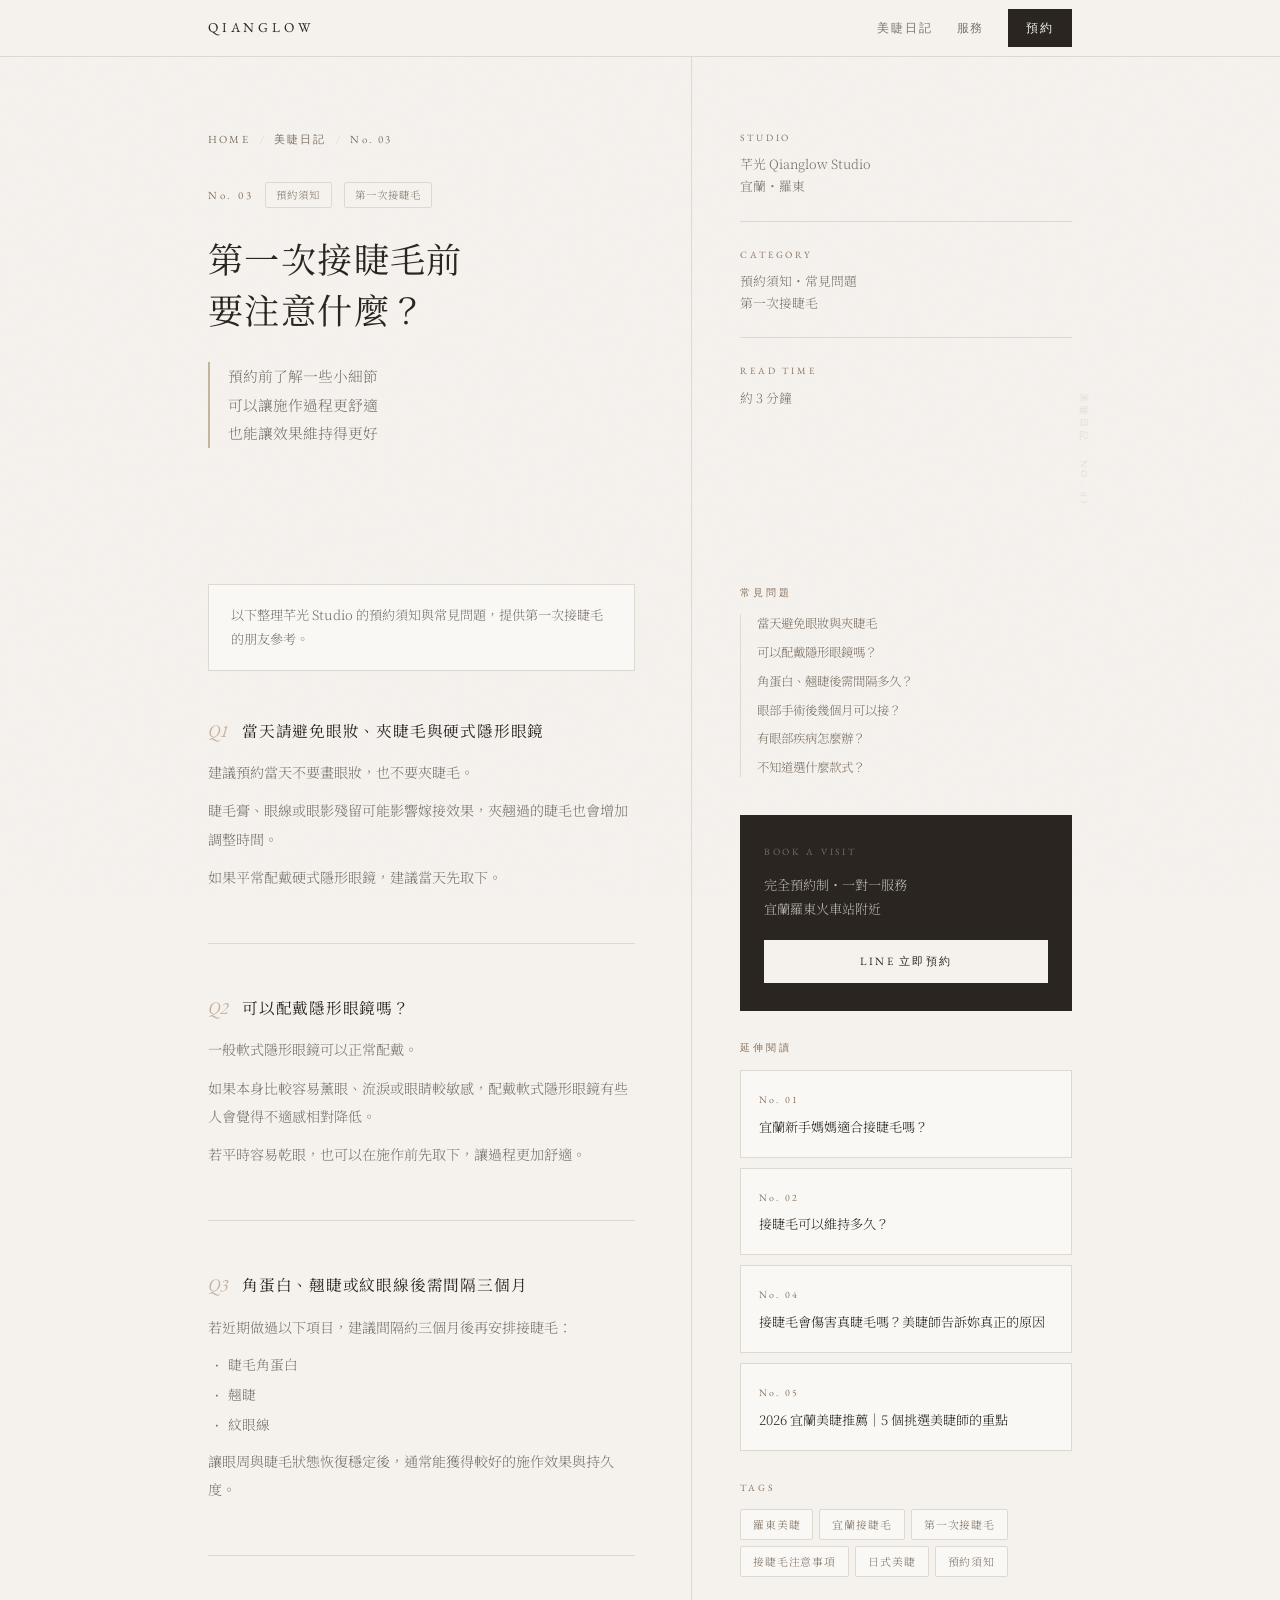
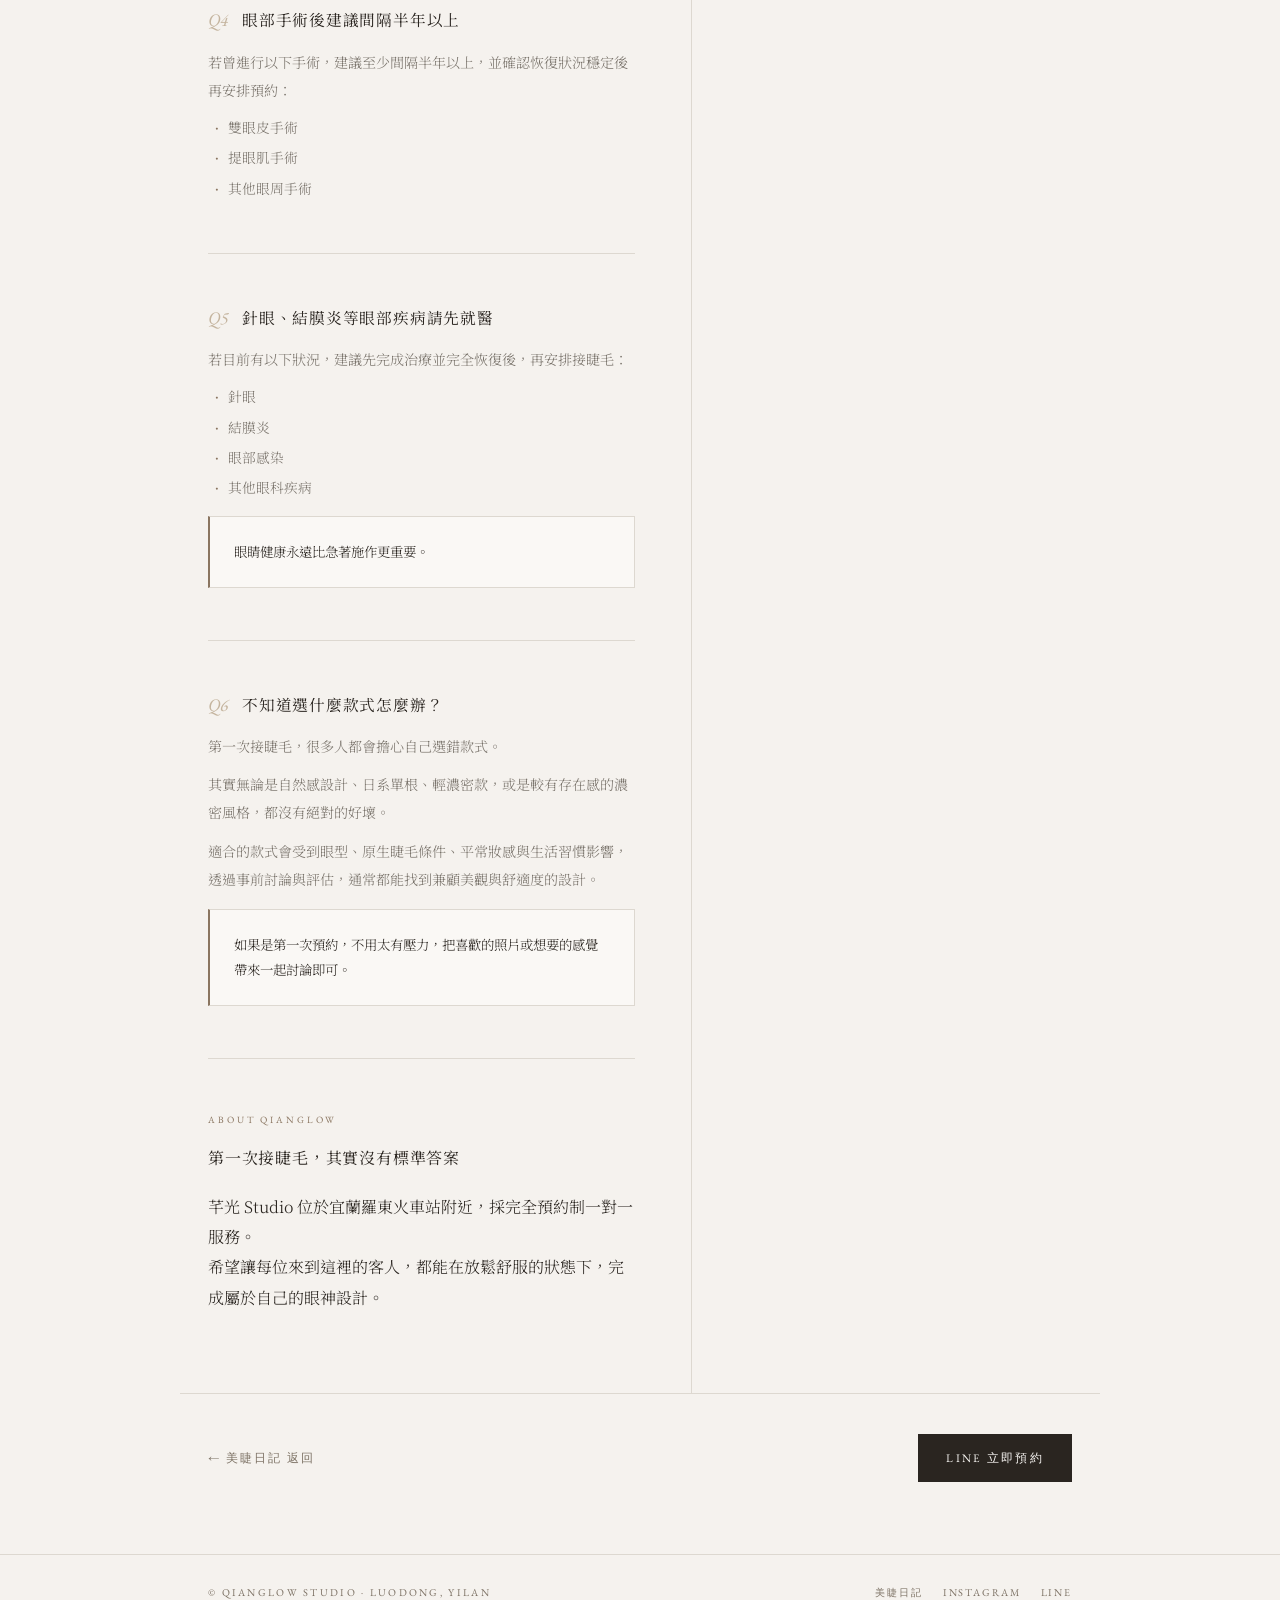
<file: first-lash-tips.html>
<!DOCTYPE html>
<html lang="zh-Hant">
<head><link rel="icon" href="/favicon.ico" sizes="any">
<link rel="icon" type="image/png" sizes="32x32" href="/favicon.png">
<link rel="apple-touch-icon" href="/favicon.png">
  <meta charset="UTF-8">
  <meta name="viewport" content="width=device-width, initial-scale=1.0">

  <!-- ── SEO ── -->
  <title>第一次接睫毛前要注意什麼？6 個常見問題整理｜宜蘭羅東美睫｜芊光 Studio</title>
  <meta name="description" content="第一次接睫毛不知道要準備什麼？芊光 Studio 整理 6 個常見問題，讓妳預約前心裡有底。宜蘭羅東日式美睫，完全預約制一對一服務。">
  <meta name="keywords" content="第一次接睫毛,接睫毛注意事項,接睫毛前準備,接睫毛可以化妝嗎,宜蘭美睫,羅東美睫,日式美睫,宜蘭接睫毛,羅東接睫毛,接睫毛常見問題">
  <link rel="canonical" href="https://qianglow.com/first-lash-tips.html">

  <!-- ── OG ── -->
  <meta property="og:type" content="article">
  <meta property="og:locale" content="zh_TW">
  <meta property="og:title" content="第一次接睫毛前要注意什麼？6 個常見問題整理｜芊光 Studio">
  <meta property="og:description" content="第一次接睫毛，預約前了解這些小細節，能讓施作過程更舒適、效果維持更好。宜蘭羅東芊光 Studio 整理常見問題。">
  <meta property="og:url" content="https://qianglow.com/first-lash-tips.html">
  <meta property="og:site_name" content="芊光 Studio">
  <meta property="og:image" content="https://qianglow.com/lash-01.JPG">

  <!-- ── Twitter Card ── -->
  <meta name="twitter:card" content="summary_large_image">
  <meta name="twitter:title" content="第一次接睫毛前要注意什麼？6 個常見問題整理｜芊光 Studio">
  <meta name="twitter:description" content="第一次接睫毛，預約前了解這些小細節，能讓施作過程更舒適、效果維持更好。">
  <meta name="twitter:image" content="https://qianglow.com/lash-01.JPG">

  <!-- ── Fonts ── -->
  <link rel="preconnect" href="https://fonts.googleapis.com">
  <link href="https://fonts.googleapis.com/css2?family=Noto+Serif+TC:wght@300;400;500&family=EB+Garamond:ital,wght@0,400;0,500;1,400;1,500&display=swap" rel="stylesheet">

  <!-- ── Schema.org: BlogPosting + FAQPage ── -->
  <script type="application/ld+json">
  {
    "@context": "https://schema.org",
    "@type": "BlogPosting",
    "headline": "第一次接睫毛前要注意什麼？6 個常見問題整理",
    "description": "第一次接睫毛，預約前了解這些小細節，能讓施作過程更舒適、效果維持更好。",
    "image": "https://qianglow.com/lash-01.JPG",
    "datePublished": "2026-06-15",
    "dateModified": "2026-06-15",
    "author": {
      "@type": "Organization",
      "name": "芊光 Studio",
      "url": "https://qianglow.com"
    },
    "publisher": {
      "@type": "Organization",
      "name": "芊光 Studio",
      "url": "https://qianglow.com"
    },
    "mainEntityOfPage": {
      "@type": "WebPage",
      "@id": "https://qianglow.com/first-lash-tips.html"
    },
    "inLanguage": "zh-TW",
    "about": {
      "@type": "LocalBusiness",
      "name": "芊光 Qianglow Studio",
      "aggregateRating": {
        "@type": "AggregateRating",
        "ratingValue": "5.0",
        "reviewCount": "4",
        "bestRating": "5"
      },
      "address": {
        "@type": "PostalAddress",
        "addressLocality": "羅東鎮",
        "addressRegion": "宜蘭縣",
        "addressCountry": "TW"
      }
    }
  }
  </script>

  <script type="application/ld+json">
  {
    "@context": "https://schema.org",
    "@type": "FAQPage",
    "mainEntity": [
      {
        "@type": "Question",
        "name": "接睫毛當天需要注意什麼？",
        "acceptedAnswer": {
          "@type": "Answer",
          "text": "建議當天不要畫眼妝（包含睫毛膏、眼線、眼影），也不要夾睫毛。如果配戴硬式隱形眼鏡，建議當天先取下。"
        }
      },
      {
        "@type": "Question",
        "name": "接睫毛可以配戴隱形眼鏡嗎？",
        "acceptedAnswer": {
          "@type": "Answer",
          "text": "一般軟式隱形眼鏡可以正常配戴。若平時容易乾眼，也可以在施作前先取下，讓過程更舒適。"
        }
      },
      {
        "@type": "Question",
        "name": "做過角蛋白或翹睫後，多久可以接睫毛？",
        "acceptedAnswer": {
          "@type": "Answer",
          "text": "若近期做過睫毛角蛋白、翹睫或紋眼線，建議間隔約三個月後再安排接睫毛。"
        }
      },
      {
        "@type": "Question",
        "name": "眼部手術後多久可以接睫毛？",
        "acceptedAnswer": {
          "@type": "Answer",
          "text": "若曾進行雙眼皮手術、提眼肌手術或其他眼周手術，建議至少間隔半年以上，並確認恢復狀況穩定後再安排預約。"
        }
      },
      {
        "@type": "Question",
        "name": "有針眼或結膜炎可以接睫毛嗎？",
        "acceptedAnswer": {
          "@type": "Answer",
          "text": "若目前有針眼、結膜炎、眼部感染或其他眼科疾病，建議先完成治療並完全恢復後，再安排接睫毛。"
        }
      },
      {
        "@type": "Question",
        "name": "第一次接睫毛不知道選什麼款式怎麼辦？",
        "acceptedAnswer": {
          "@type": "Answer",
          "text": "第一次不用有壓力，把喜歡的照片或想要的感覺帶來一起討論即可。適合的款式會依眼型、原生睫毛條件、平常妝感與生活習慣評估。"
        }
      }
    ]
  }
  </script>

  <style>
    :root {
      --bg:       #f5f2ee;
      --bg-card:  #faf8f5;
      --ink:      #2a2520;
      --ink-light:#7a746c;
      --ink-faint:#7d7265;
      --accent:   #8a7560;
      --accent-lt:#c4b49e;
      --line:     #ddd8d0;
      --serif:    'Noto Serif TC', 'Georgia', serif;
      --roman:    'EB Garamond', 'Georgia', serif;
    }

    *, *::before, *::after { box-sizing: border-box; margin: 0; padding: 0; }
    html { font-size: 16px; scroll-behavior: smooth; }

    body {
      background: var(--bg);
      color: var(--ink);
      font-family: var(--serif);
      font-weight: 300;
      line-height: 1.9;
      -webkit-font-smoothing: antialiased;
    }

    body::before {
      content: '';
      position: fixed; inset: 0;
      background-image: url("data:image/svg+xml,%3Csvg viewBox='0 0 256 256' xmlns='http://www.w3.org/2000/svg'%3E%3Cfilter id='n'%3E%3CfeTurbulence type='fractalNoise' baseFrequency='0.9' numOctaves='4' stitchTiles='stitch'/%3E%3C/filter%3E%3Crect width='100%25' height='100%25' filter='url(%23n)' opacity='0.04'/%3E%3C/svg%3E");
      pointer-events: none; z-index: 0; opacity: 0.55;
    }

    .page { position: relative; z-index: 1; }

    .site-nav {
      position: sticky; top: 0; z-index: 100;
      background: rgba(245,242,238,0.92);
      backdrop-filter: blur(8px);
      -webkit-backdrop-filter: blur(8px);
      border-bottom: 1px solid var(--line);
    }

    .nav-inner {
      max-width: 920px; margin: 0 auto; padding: 0 28px;
      display: flex; align-items: center; justify-content: space-between;
      height: 56px;
    }

    .nav-logo {
      font-family: var(--roman);
      font-size: 0.85rem;
      letter-spacing: 0.28em;
      text-transform: uppercase;
      color: var(--ink);
      text-decoration: none;
    }

    .nav-right { display: flex; align-items: center; gap: 24px; }

    .nav-right a {
      text-decoration: none;
      font-family: var(--roman);
      font-size: 0.72rem;
      letter-spacing: 0.16em;
      text-transform: uppercase;
      color: var(--ink-light);
      transition: color 0.2s;
    }
    .nav-right a:hover { color: var(--accent); }

    .nav-book {
      color: var(--bg-card) !important;
      background: var(--ink);
      padding: 8px 18px;
      transition: background 0.25s !important;
    }
    .nav-book:hover { background: var(--accent) !important; }

    .article-hero {
      max-width: 920px; margin: 0 auto; padding: 0 28px;
      display: grid;
      grid-template-columns: 1fr 380px;
      gap: 0;
      align-items: stretch;
      animation: fadeUp 0.9s ease both;
    }

    .article-hero-text {
      padding: 72px 56px 72px 0;
      border-right: 1px solid var(--line);
    }

    .breadcrumb {
      display: flex; align-items: center; gap: 10px;
      margin-bottom: 32px;
    }

    .breadcrumb a {
      font-family: var(--roman);
      font-size: 0.68rem;
      letter-spacing: 0.2em;
      text-transform: uppercase;
      color: var(--ink-faint);
      text-decoration: none;
      transition: color 0.2s;
    }
    .breadcrumb a:hover { color: var(--accent); }

    .breadcrumb-sep { font-family: var(--roman); color: var(--line); font-size: 0.7rem; }

    .article-meta { display: flex; align-items: center; gap: 12px; margin-bottom: 24px; }

    .meta-no {
      font-family: var(--roman);
      font-size: 0.68rem;
      letter-spacing: 0.25em;
      color: var(--accent);
    }

    .meta-tag {
      font-size: 0.65rem;
      letter-spacing: 0.1em;
      color: var(--ink-faint);
      background: var(--bg);
      border: 1px solid var(--line);
      padding: 2px 10px;
      border-radius: 2px;
    }

    .article-h1 {
      font-size: clamp(1.5rem, 3.5vw, 2.2rem);
      font-weight: 400;
      letter-spacing: 0.04em;
      line-height: 1.45;
      margin-bottom: 28px;
    }

    .article-lead {
      font-size: 0.92rem;
      color: var(--ink-light);
      line-height: 1.95;
      padding-left: 18px;
      border-left: 2px solid var(--accent-lt);
    }

    .article-hero-side {
      padding: 72px 0 72px 48px;
      display: flex;
      flex-direction: column;
      justify-content: space-between;
    }

    .side-info { display: flex; flex-direction: column; gap: 24px; }

    .side-info-label {
      font-family: var(--roman);
      font-size: 0.6rem;
      letter-spacing: 0.3em;
      text-transform: uppercase;
      color: var(--accent);
      margin-bottom: 6px;
    }

    .side-info-value { font-size: 0.8rem; color: var(--ink-light); line-height: 1.7; }

    .side-rule { height: 1px; background: var(--line); }

    .article-wrap {
      max-width: 920px; margin: 0 auto; padding: 0 28px;
      display: grid;
      grid-template-columns: 1fr 380px;
      gap: 0;
      align-items: start;
    }

    .article-body {
      padding: 64px 56px 80px 0;
      border-right: 1px solid var(--line);
    }

    .faq-notice {
      background: var(--bg-card);
      border: 1px solid var(--line);
      padding: 18px 22px;
      margin-bottom: 48px;
      font-size: 0.82rem;
      color: var(--ink-light);
      line-height: 1.85;
    }

    .body-section {
      margin-bottom: 52px;
      animation: fadeUp 0.7s ease both;
      scroll-margin-top: 80px;
    }
    .body-section:nth-child(2) { animation-delay: 0.08s; }
    .body-section:nth-child(3) { animation-delay: 0.14s; }
    .body-section:nth-child(4) { animation-delay: 0.20s; }
    .body-section:nth-child(5) { animation-delay: 0.26s; }
    .body-section:nth-child(6) { animation-delay: 0.32s; }
    .body-section:nth-child(7) { animation-delay: 0.38s; }
    .body-section:nth-child(8) { animation-delay: 0.44s; }

    .faq-heading {
      display: flex;
      align-items: baseline;
      gap: 14px;
      margin-bottom: 16px;
    }

    .faq-q-no {
      font-family: var(--roman);
      font-style: italic;
      font-size: 1.1rem;
      color: var(--accent-lt);
      flex-shrink: 0;
      line-height: 1;
    }

    .faq-q-text {
      font-size: 0.98rem;
      font-weight: 400;
      letter-spacing: 0.05em;
      color: var(--ink);
      line-height: 1.5;
    }

    .body-section p {
      font-size: 0.88rem;
      color: var(--ink-light);
      line-height: 2.0;
      margin-bottom: 10px;
    }
    .body-section p:last-child { margin-bottom: 0; }

    .check-list {
      list-style: none;
      margin: 10px 0;
      padding: 0;
    }

    .check-list li {
      font-size: 0.86rem;
      color: var(--ink-light);
      line-height: 1.9;
      padding-left: 20px;
      position: relative;
      margin-bottom: 4px;
    }

    .check-list li::before {
      content: '·';
      position: absolute;
      left: 6px;
      color: var(--accent);
      font-size: 1.1rem;
      line-height: 1.6;
    }

    .body-highlight {
      background: var(--bg-card);
      border: 1px solid var(--line);
      border-left: 2px solid var(--accent);
      padding: 22px 24px;
      margin-top: 16px;
    }

    .body-highlight p {
      font-size: 0.84rem;
      color: var(--ink);
      line-height: 1.9;
      margin: 0;
    }

    .faq-divider {
      height: 1px;
      background: var(--line);
      margin-bottom: 52px;
    }

    .body-section-closing {
      margin-bottom: 0;
      padding-top: 52px;
      border-top: 1px solid var(--line);
      animation: fadeUp 0.7s ease 0.48s both;
      scroll-margin-top: 80px;
    }

    .closing-label {
      font-family: var(--roman);
      font-size: 0.6rem;
      letter-spacing: 0.3em;
      text-transform: uppercase;
      color: var(--accent);
      margin-bottom: 14px;
    }

    .closing-h2 {
      font-size: 1.0rem;
      font-weight: 400;
      letter-spacing: 0.05em;
      color: var(--ink);
      margin-bottom: 18px;
    }

    .article-sidebar { padding: 64px 0 80px 48px; }

    .sidebar-sticky {
      position: sticky;
      top: 80px;
      display: flex;
      flex-direction: column;
      gap: 28px;
    }

    .sidebar-block { animation: fadeUp 0.8s ease 0.3s both; }

    .sidebar-label {
      font-family: var(--roman);
      font-size: 0.6rem;
      letter-spacing: 0.3em;
      text-transform: uppercase;
      color: var(--accent);
      margin-bottom: 12px;
    }

    .toc-list {
      list-style: none;
      border-left: 1px solid var(--line);
      padding-left: 16px;
    }

    .toc-list li { margin-bottom: 10px; }

    .toc-list a {
      text-decoration: none;
      font-size: 0.78rem;
      color: var(--ink-faint);
      line-height: 1.5;
      transition: color 0.2s;
      display: block;
    }
    .toc-list a:hover { color: var(--accent); }

    .sidebar-cta { background: var(--ink); padding: 28px 24px; }

    .sidebar-cta-label {
      font-family: var(--roman);
      font-size: 0.6rem;
      letter-spacing: 0.28em;
      text-transform: uppercase;
      color: rgba(245,242,238,0.35);
      margin-bottom: 12px;
    }

    .sidebar-cta-text {
      font-size: 0.82rem;
      color: rgba(245,242,238,0.72);
      line-height: 1.8;
      margin-bottom: 20px;
    }

    .sidebar-cta-btn {
      display: block;
      text-align: center;
      text-decoration: none;
      color: var(--ink);
      background: var(--bg);
      padding: 11px 0;
      font-family: var(--roman);
      font-size: 0.7rem;
      letter-spacing: 0.2em;
      text-transform: uppercase;
      transition: background 0.25s, color 0.25s;
    }
    .sidebar-cta-btn:hover { background: var(--accent); color: var(--bg); }

    .sidebar-tags { display: flex; flex-wrap: wrap; gap: 6px; }

    .tag {
      font-size: 0.68rem;
      letter-spacing: 0.08em;
      color: var(--ink-faint);
      background: var(--bg-card);
      border: 1px solid var(--line);
      padding: 4px 12px;
      border-radius: 2px;
    }

    .related-list { display: flex; flex-direction: column; gap: 10px; }

    .related-card {
      display: block;
      text-decoration: none;
      background: var(--bg-card);
      border: 1px solid var(--line);
      padding: 20px 18px;
      position: relative;
      overflow: hidden;
      transition: border-color 0.25s, transform 0.25s;
    }
    .related-card::before {
      content: '';
      position: absolute; left: 0; top: 0; bottom: 0;
      width: 2px; background: var(--accent);
      transform: scaleY(0); transform-origin: bottom;
      transition: transform 0.3s;
    }
    .related-card:hover { border-color: #c8bfb4; transform: translateX(3px); }
    .related-card:hover::before { transform: scaleY(1); }
    .related-no {
      font-family: var(--roman);
      font-size: 0.62rem;
      letter-spacing: 0.22em;
      color: var(--accent);
      margin-bottom: 6px;
    }
    .related-title { font-size: 0.82rem; color: var(--ink); line-height: 1.6; }

    .article-footer {
      max-width: 920px; margin: 0 auto; padding: 40px 28px 72px;
      border-top: 1px solid var(--line);
      display: flex;
      align-items: center;
      justify-content: space-between;
      flex-wrap: wrap;
      gap: 20px;
    }

    .footer-nav-link {
      text-decoration: none;
      font-family: var(--roman);
      font-size: 0.72rem;
      letter-spacing: 0.18em;
      text-transform: uppercase;
      color: var(--ink-faint);
      display: flex;
      align-items: center;
      gap: 8px;
      transition: color 0.2s;
    }
    .footer-nav-link:hover { color: var(--accent); }

    .btn-line-article {
      text-decoration: none;
      color: var(--bg-card);
      background: var(--ink);
      padding: 13px 28px;
      font-family: var(--roman);
      font-size: 0.72rem;
      letter-spacing: 0.2em;
      text-transform: uppercase;
      transition: background 0.25s;
    }
    .btn-line-article:hover { background: var(--accent); }

    .site-footer { border-top: 1px solid var(--line); padding: 28px 0; }

    .site-footer-inner {
      max-width: 920px; margin: 0 auto; padding: 0 28px;
      display: flex; align-items: center; justify-content: space-between;
      flex-wrap: wrap; gap: 12px;
    }

    .footer-copy {
      font-family: var(--roman);
      font-size: 0.65rem;
      letter-spacing: 0.22em;
      text-transform: uppercase;
      color: var(--ink-faint);
    }

    .footer-links { display: flex; gap: 20px; }

    .footer-links a {
      text-decoration: none;
      font-family: var(--roman);
      font-size: 0.65rem;
      letter-spacing: 0.18em;
      text-transform: uppercase;
      color: var(--ink-faint);
      transition: color 0.2s;
    }
    .footer-links a:hover { color: var(--accent); }

    .deco-vertical {
      position: fixed;
      right: max(16px, calc(50vw - 500px));
      top: 50%;
      transform: translateY(-50%) rotate(90deg);
      font-family: var(--roman);
      font-size: 0.58rem;
      letter-spacing: 0.38em;
      text-transform: uppercase;
      color: var(--line);
      white-space: nowrap;
      pointer-events: none;
      user-select: none;
      z-index: 2;
    }

    @keyframes fadeUp {
      from { opacity: 0; transform: translateY(18px); }
      to   { opacity: 1; transform: translateY(0); }
    }

    @media (max-width: 700px) {
      .deco-vertical { display: none; }
      .article-hero, .article-wrap { grid-template-columns: 1fr; }
      .article-hero-text { padding: 48px 0 32px; border-right: none; border-bottom: 1px solid var(--line); }
      .article-hero-side { padding: 32px 0 40px; flex-direction: row; flex-wrap: wrap; gap: 24px; }
      .side-rule { display: none; }
      .article-body { padding: 48px 0 40px; border-right: none; border-bottom: 1px solid var(--line); }
      .article-sidebar { padding: 32px 0 40px; }
      .sidebar-sticky { position: static; }
    }
  </style>
</head>
<body>

<div class="deco-vertical">美睫日記 · No. 03</div>

<header class="site-nav">
  <div class="nav-inner">
    <a href="https://qianglow.com/index.html" class="nav-logo">Qianglow</a>
    <div class="nav-right">
      <a href="https://qianglow.com/journal.html">美睫日記</a>
      <a href="https://qianglow.com/index.html#menu">服務</a>
      <a class="nav-book" href="https://lin.ee/WfphLRG">預約</a>
    </div>
  </div>
</header>

<main class="page">

  <div class="article-hero">
    <div class="article-hero-text">
      <nav class="breadcrumb" aria-label="breadcrumb">
        <a href="https://qianglow.com/index.html">Home</a>
        <span class="breadcrumb-sep">/</span>
        <a href="https://qianglow.com/journal.html">美睫日記</a>
        <span class="breadcrumb-sep">/</span>
        <span style="color:var(--ink-light);font-family:var(--roman);font-size:0.68rem;letter-spacing:0.2em;">No. 03</span>
      </nav>

      <div class="article-meta">
        <span class="meta-no">No. 03</span>
        <span class="meta-tag">預約須知</span>
        <span class="meta-tag">第一次接睫毛</span>
      </div>

      <h1 class="article-h1">第一次接睫毛前<br>要注意什麼？</h1>

      <p class="article-lead">
        預約前了解一些小細節<br>
        可以讓施作過程更舒適<br>
        也能讓效果維持得更好
      </p>
    </div>

    <div class="article-hero-side">
      <div class="side-info">
        <div class="side-info-item">
          <p class="side-info-label">Studio</p>
          <p class="side-info-value">芊光 Qianglow Studio<br>宜蘭・羅東</p>
        </div>
        <div class="side-rule"></div>
        <div class="side-info-item">
          <p class="side-info-label">Category</p>
          <p class="side-info-value">預約須知・常見問題<br>第一次接睫毛</p>
        </div>
        <div class="side-rule"></div>
        <div class="side-info-item">
          <p class="side-info-label">Read Time</p>
          <p class="side-info-value">約 3 分鐘</p>
        </div>
      </div>
    </div>
  </div>

  <div class="article-wrap">
    <article class="article-body">

      <div class="faq-notice">
        以下整理芊光 Studio 的預約須知與常見問題，提供第一次接睫毛的朋友參考。
      </div>

      <div class="body-section" id="s1">
        <div class="faq-heading">
          <span class="faq-q-no">Q1</span>
          <h2 class="faq-q-text">當天請避免眼妝、夾睫毛與硬式隱形眼鏡</h2>
        </div>
        <p>建議預約當天不要畫眼妝，也不要夾睫毛。</p>
        <p>睫毛膏、眼線或眼影殘留可能影響嫁接效果，夾翹過的睫毛也會增加調整時間。</p>
        <p>如果平常配戴硬式隱形眼鏡，建議當天先取下。</p>
      </div>

      <div class="faq-divider"></div>

      <div class="body-section" id="s2">
        <div class="faq-heading">
          <span class="faq-q-no">Q2</span>
          <h2 class="faq-q-text">可以配戴隱形眼鏡嗎？</h2>
        </div>
        <p>一般軟式隱形眼鏡可以正常配戴。</p>
        <p>如果本身比較容易薰眼、流淚或眼睛較敏感，配戴軟式隱形眼鏡有些人會覺得不適感相對降低。</p>
        <p>若平時容易乾眼，也可以在施作前先取下，讓過程更加舒適。</p>
      </div>

      <div class="faq-divider"></div>

      <div class="body-section" id="s3">
        <div class="faq-heading">
          <span class="faq-q-no">Q3</span>
          <h2 class="faq-q-text">角蛋白、翹睫或紋眼線後需間隔三個月</h2>
        </div>
        <p>若近期做過以下項目，建議間隔約三個月後再安排接睫毛：</p>
        <ul class="check-list">
          <li>睫毛角蛋白</li>
          <li>翹睫</li>
          <li>紋眼線</li>
        </ul>
        <p>讓眼周與睫毛狀態恢復穩定後，通常能獲得較好的施作效果與持久度。</p>
      </div>

      <div class="faq-divider"></div>

      <div class="body-section" id="s4">
        <div class="faq-heading">
          <span class="faq-q-no">Q4</span>
          <h2 class="faq-q-text">眼部手術後建議間隔半年以上</h2>
        </div>
        <p>若曾進行以下手術，建議至少間隔半年以上，並確認恢復狀況穩定後再安排預約：</p>
        <ul class="check-list">
          <li>雙眼皮手術</li>
          <li>提眼肌手術</li>
          <li>其他眼周手術</li>
        </ul>
      </div>

      <div class="faq-divider"></div>

      <div class="body-section" id="s5">
        <div class="faq-heading">
          <span class="faq-q-no">Q5</span>
          <h2 class="faq-q-text">針眼、結膜炎等眼部疾病請先就醫</h2>
        </div>
        <p>若目前有以下狀況，建議先完成治療並完全恢復後，再安排接睫毛：</p>
        <ul class="check-list">
          <li>針眼</li>
          <li>結膜炎</li>
          <li>眼部感染</li>
          <li>其他眼科疾病</li>
        </ul>
        <div class="body-highlight">
          <p>眼睛健康永遠比急著施作更重要。</p>
        </div>
      </div>

      <div class="faq-divider"></div>

      <div class="body-section" id="s6">
        <div class="faq-heading">
          <span class="faq-q-no">Q6</span>
          <h2 class="faq-q-text">不知道選什麼款式怎麼辦？</h2>
        </div>
        <p>第一次接睫毛，很多人都會擔心自己選錯款式。</p>
        <p>其實無論是自然感設計、日系單根、輕濃密款，或是較有存在感的濃密風格，都沒有絕對的好壞。</p>
        <p>適合的款式會受到眼型、原生睫毛條件、平常妝感與生活習慣影響，透過事前討論與評估，通常都能找到兼顧美觀與舒適度的設計。</p>
        <div class="body-highlight">
          <p>如果是第一次預約，不用太有壓力，把喜歡的照片或想要的感覺帶來一起討論即可。</p>
        </div>
      </div>

      <div class="body-section-closing" id="s7">
        <p class="closing-label">About Qianglow</p>
        <h2 class="closing-h2">第一次接睫毛，其實沒有標準答案</h2>
        <p>芊光 Studio 位於宜蘭羅東火車站附近，採完全預約制一對一服務。</p>
        <p>希望讓每位來到這裡的客人，都能在放鬆舒服的狀態下，完成屬於自己的眼神設計。</p>
      </div>

    </article>

    <aside class="article-sidebar">
      <div class="sidebar-sticky">

        <div class="sidebar-block">
          <p class="sidebar-label">常見問題</p>
          <ul class="toc-list">
            <li><a href="#s1">當天避免眼妝與夾睫毛</a></li>
            <li><a href="#s2">可以配戴隱形眼鏡嗎？</a></li>
            <li><a href="#s3">角蛋白、翹睫後需間隔多久？</a></li>
            <li><a href="#s4">眼部手術後幾個月可以接？</a></li>
            <li><a href="#s5">有眼部疾病怎麼辦？</a></li>
            <li><a href="#s6">不知道選什麼款式？</a></li>
          </ul>
        </div>

        <div class="sidebar-block">
          <div class="sidebar-cta">
            <p class="sidebar-cta-label">Book a Visit</p>
            <p class="sidebar-cta-text">完全預約制・一對一服務<br>宜蘭羅東火車站附近</p>
            <a class="sidebar-cta-btn" href="https://lin.ee/WfphLRG">LINE 立即預約</a>
          </div>
        </div>

        <div class="sidebar-block">
          <p class="sidebar-label">延伸閱讀</p>
          <div class="related-list">
            <a class="related-card" href="https://qianglow.com/new-mom-lashes.html">
              <p class="related-no">No. 01</p>
              <p class="related-title">宜蘭新手媽媽適合接睫毛嗎？</p>
            </a>
            <a class="related-card" href="https://qianglow.com/lash-retention.html">
              <p class="related-no">No. 02</p>
              <p class="related-title">接睫毛可以維持多久？</p>
            </a>
            <a class="related-card" href="https://qianglow.com/lash-damage-truth.html">
              <p class="related-no">No. 04</p>
              <p class="related-title">接睫毛會傷害真睫毛嗎？美睫師告訴妳真正的原因</p>
            </a>
            <a class="related-card" href="https://qianglow.com/lash-studio-guide.html">
              <p class="related-no">No. 05</p>
              <p class="related-title">2026 宜蘭美睫推薦｜5 個挑選美睫師的重點</p>
            </a>
          </div>
        </div>

        <div class="sidebar-block">
          <p class="sidebar-label">Tags</p>
          <div class="sidebar-tags">
            <span class="tag">羅東美睫</span>
            <span class="tag">宜蘭接睫毛</span>
            <span class="tag">第一次接睫毛</span>
            <span class="tag">接睫毛注意事項</span>
            <span class="tag">日式美睫</span>
            <span class="tag">預約須知</span>
          </div>
        </div>

      </div>
    </aside>
  </div>

  <div class="article-footer">
    <a class="footer-nav-link" href="https://qianglow.com/journal.html">← 美睫日記 返回</a>
    <a class="btn-line-article" href="https://lin.ee/WfphLRG">LINE 立即預約</a>
  </div>

</main>

<footer class="site-footer">
  <div class="site-footer-inner">
    <span class="footer-copy">© Qianglow Studio · Luodong, Yilan</span>
    <div class="footer-links">
      <a href="https://qianglow.com/journal.html">美睫日記</a>
      <a href="https://www.instagram.com/qianglow.studio" target="_blank">Instagram</a>
      <a href="https://lin.ee/WfphLRG" target="_blank">LINE</a>
    </div>
  </div>
</footer>

</body>
</html>
</file>
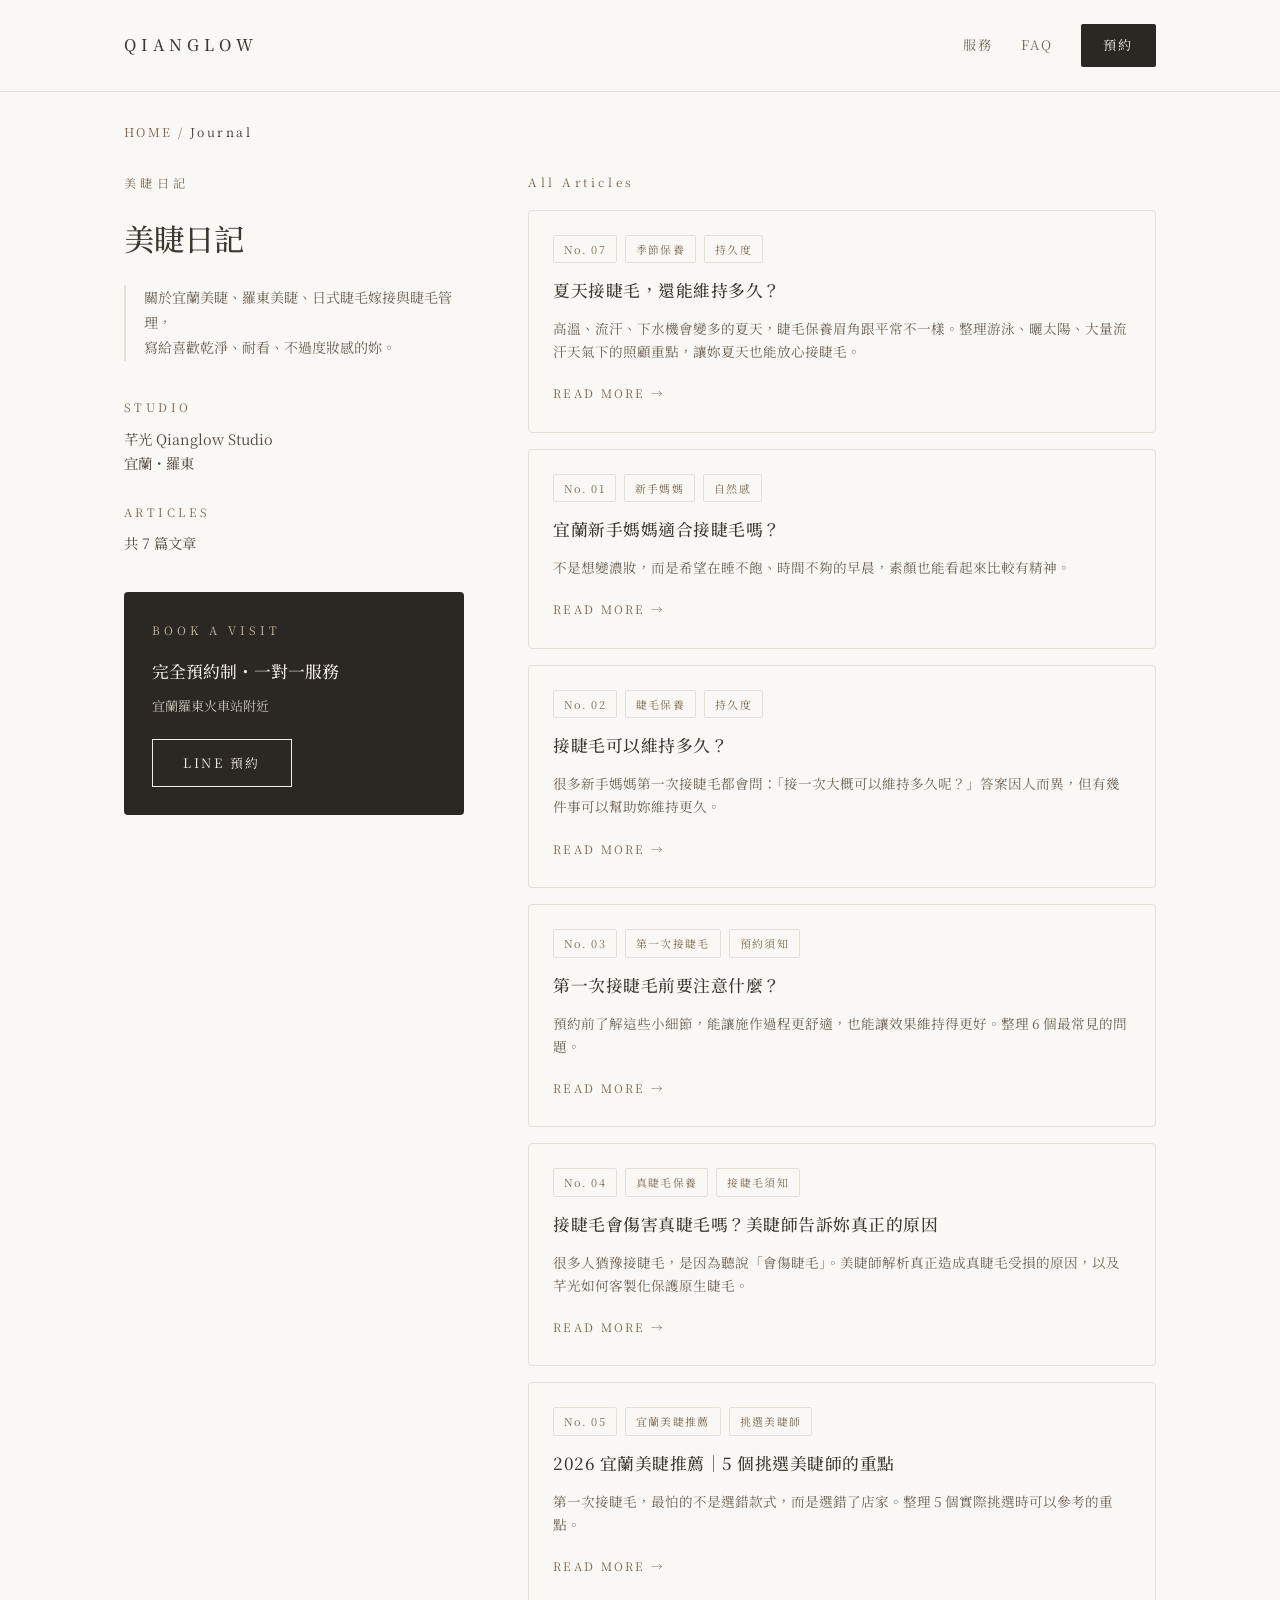
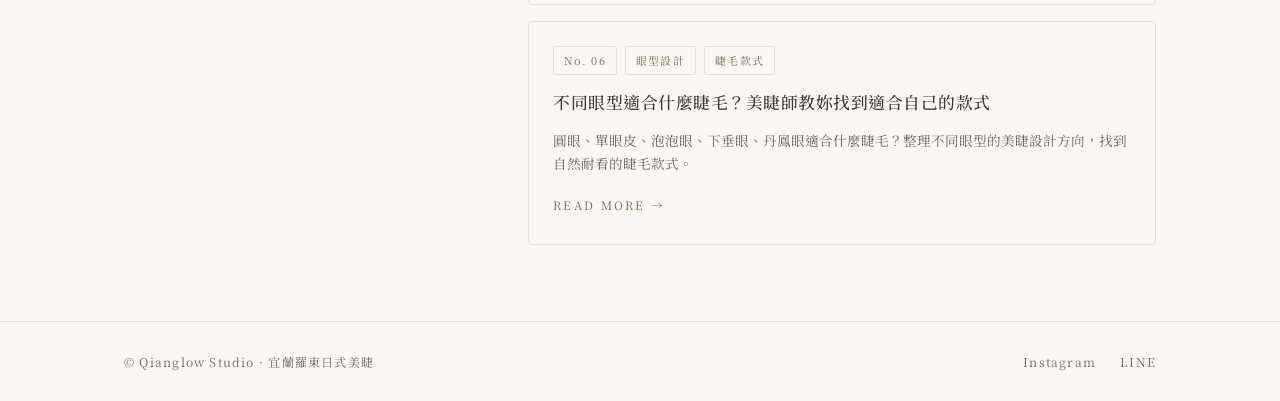
<file: journal.html>
<!DOCTYPE html>
<html lang="zh-Hant">
<head><link rel="icon" href="/favicon.ico" sizes="any">
<link rel="icon" type="image/png" sizes="32x32" href="/favicon.png">
<link rel="apple-touch-icon" href="/favicon.png">
  <meta charset="UTF-8">
  <meta name="viewport" content="width=device-width, initial-scale=1.0">

  <!-- ══ SEO ══ -->
  <title>美睫日記｜宜蘭羅東日式美睫文章與睫毛保養知識｜芊光 Studio</title>
  <meta name="description" content="芊光 Studio 美睫日記，分享宜蘭美睫、羅東美睫、日式睫毛嫁接、睫毛管理、新手媽媽接睫毛建議與睫毛持久度保養知識。宜蘭羅東日式美睫推薦。">
  <meta name="keywords" content="美睫日記,宜蘭美睫,羅東美睫,宜蘭接睫毛,羅東接睫毛,日式美睫,睫毛管理,新手媽媽接睫毛,睫毛保養,睫毛持久度,第一次接睫毛,接睫毛傷睫毛嗎">
  <meta name="robots" content="index, follow">
  <link rel="canonical" href="https://qianglow.com/journal.html">

  <!-- ══ OG ══ -->
  <meta property="og:title" content="美睫日記｜宜蘭羅東日式美睫文章｜芊光 Qianglow Studio">
  <meta property="og:description" content="分享宜蘭美睫、羅東美睫、日式睫毛嫁接、睫毛管理與自然感眼神設計，提供接睫毛保養、新手媽媽美睫建議。">
  <meta property="og:type" content="website">
  <meta property="og:url" content="https://qianglow.com/journal.html">
  <meta property="og:locale" content="zh_TW">
  <meta property="og:site_name" content="芊光 Qianglow Studio">
  <meta property="og:image" content="https://qianglow.com/lash-01.JPG">

  <!-- ══ Twitter Card ══ -->
  <meta name="twitter:card" content="summary_large_image">
  <meta name="twitter:title" content="美睫日記｜宜蘭羅東日式美睫文章｜芊光 Studio">
  <meta name="twitter:description" content="關於宜蘭美睫、羅東美睫、日式睫毛嫁接與自然感眼神設計的文章分享。">
  <meta name="twitter:image" content="https://qianglow.com/lash-01.JPG">

  <!-- ══ GEO / LLMO: hreflang ══ -->
  <link rel="alternate" hreflang="zh-TW" href="https://qianglow.com/journal.html">

  <!-- ══ Schema: Blog + ItemList (SEO / GEO / LLMO) ══ -->
  <script type="application/ld+json">
  {
    "@context": "https://schema.org",
    "@type": "Blog",
    "name": "芊光美睫日記",
    "url": "https://qianglow.com/journal.html",
    "description": "關於宜蘭美睫、羅東美睫、日式睫毛嫁接與睫毛管理，寫給喜歡乾淨、耐看、不過度妝感的妳。",
    "inLanguage": "zh-TW",
    "publisher": {
      "@type": "Organization",
      "name": "芊光 Qianglow Studio",
      "url": "https://qianglow.com",
      "aggregateRating": {
        "@type": "AggregateRating",
        "ratingValue": "5.0",
        "reviewCount": "4",
        "bestRating": "5"
      },
      "sameAs": [
        "https://www.instagram.com/qianglow.studio",
        "https://www.facebook.com/Qianglowlash",
        "https://beautefeel.com/store/qianglow.studio",
        "https://myfreetime.io/shop/qianglow"
      ],
      "address": {
        "@type": "PostalAddress",
        "addressLocality": "羅東鎮",
        "addressRegion": "宜蘭縣",
        "addressCountry": "TW"
      }
    },
    "blogPost": [
      {
        "@type": "BlogPosting",
        "headline": "宜蘭新手媽媽適合接睫毛嗎？",
        "url": "https://qianglow.com/new-mom-lashes.html",
        "description": "很多新手媽媽不是想變濃妝，而是希望在睡不飽、時間不夠的早晨，素顏也能看起來比較有精神。",
        "about": ["新手媽媽", "宜蘭美睫", "自然感美睫"]
      },
      {
        "@type": "BlogPosting",
        "headline": "接睫毛可以維持多久？",
        "url": "https://qianglow.com/lash-retention.html",
        "description": "睫毛嫁接的持久度一般維持區間為3至6週，會依照個人睫毛生長週期、清潔習慣與生活作息有所不同。",
        "about": ["睫毛保養", "持久度", "羅東美睫"]
      },
      {
        "@type": "BlogPosting",
        "headline": "第一次接睫毛前要注意什麼？預約前 6 個常見問題整理",
        "url": "https://qianglow.com/first-lash-tips.html",
        "description": "第一次接睫毛，預約前了解這些小細節，能讓施作過程更舒適、效果維持更好。",
        "about": ["第一次接睫毛", "接睫毛注意事項", "宜蘭美睫", "羅東美睫"]
      },
      {
        "@type": "BlogPosting",
        "headline": "接睫毛會傷害真睫毛嗎？美睫師告訴妳真正的原因",
        "url": "https://qianglow.com/lash-damage-truth.html",
        "description": "接睫毛真的會傷睫毛嗎？美睫師解析真正造成真睫毛受損的原因，以及如何透過客製化設計保護原生睫毛。",
        "about": ["真睫毛保養", "接睫毛傷睫毛嗎", "宜蘭接睫毛", "羅東美睫"]
      },
      {
        "@type": "BlogPosting",
        "headline": "2026 宜蘭美睫推薦｜第一次接睫毛前必看，5 個挑選美睫師的重點",
        "url": "https://qianglow.com/lash-studio-guide.html",
        "description": "第一次接睫毛不知道怎麼選店家？整理 5 個挑選美睫師的重點，讓妳預約前心裡有底。",
        "about": ["宜蘭美睫推薦", "羅東美睫推薦", "挑選美睫師", "第一次接睫毛"]
      },
      {
        "@type": "BlogPosting",
        "headline": "不同眼型適合什麼睫毛？美睫師教妳找到適合自己的款式",
        "url": "https://qianglow.com/lash-eye-shape-guide.html",
        "description": "圓眼、單眼皮、泡泡眼、下垂眼、丹鳳眼適合什麼睫毛？整理不同眼型的美睫設計方向，找到自然耐看的睫毛款式。",
        "about": ["眼型設計", "睫毛款式", "宜蘭美睫", "羅東美睫"]
      },
      {
        "@type": "BlogPosting",
        "headline": "夏天接睫毛怎麼保養？游泳、流汗天氣的睫毛保養眉角",
        "url": "https://qianglow.com/lash-summer-care.html",
        "description": "夏天流汗、下水頻率高，接睫毛還能維持多久？整理游泳、曬太陽、大量流汗天氣下的睫毛保養重點，讓妳夏天也能放心接睫毛。",
        "about": ["夏天接睫毛", "睫毛保養", "游泳接睫毛", "流汗睫毛保養"]
      }
    ]
  }
  </script>

  <!-- ══ Schema: FAQPage (AEO / LLMO) ══ -->
  <script type="application/ld+json">
  {
    "@context": "https://schema.org",
    "@type": "FAQPage",
    "mainEntity": [
      {
        "@type": "Question",
        "name": "宜蘭哪裡有日式美睫推薦？",
        "acceptedAnswer": {
          "@type": "Answer",
          "text": "芊光 Qianglow Studio 位於宜蘭羅東火車站附近，提供日式睫毛嫁接、睫毛管理服務，採完全預約制一對一服務，是宜蘭羅東地區的日式美睫推薦首選。"
        }
      },
      {
        "@type": "Question",
        "name": "第一次接睫毛需要注意什麼？",
        "acceptedAnswer": {
          "@type": "Answer",
          "text": "當天避免眼妝與夾睫毛，硬式隱形眼鏡建議取下，若近期做過角蛋白或翹睫需間隔三個月，眼部手術後需間隔半年以上。詳細說明可參考芊光美睫日記第三篇文章。"
        }
      },
      {
        "@type": "Question",
        "name": "羅東美睫哪裡好？",
        "acceptedAnswer": {
          "@type": "Answer",
          "text": "芊光 Studio 是羅東在地日式美睫工作室，專注自然耐看的眼神設計，適合新手媽媽與喜歡日系自然感的客人，採一對一完全預約制。"
        }
      }
    ]
  }
  </script>

  <link rel="preconnect" href="https://fonts.googleapis.com">
  <link rel="preconnect" href="https://fonts.gstatic.com" crossorigin>
  <link href="https://fonts.googleapis.com/css2?family=Noto+Serif+TC:wght@300;400;500&family=EB+Garamond:ital,wght@0,400;0,500;1,400&display=swap" rel="stylesheet">

<style>
  :root{
    --bg:#faf8f4;--ink:#3c372f;--sub:#756a5d;--label:#7d6850;--line:#e6dfd5;
    --dark:#2b2722;--dark-text:#f3ede4;
  }
  *{margin:0;padding:0;box-sizing:border-box;}
  body{background:var(--bg);color:var(--ink);font-family:"Noto Serif TC","Hiragino Mincho ProN","Yu Mincho",serif;line-height:1.9;-webkit-font-smoothing:antialiased;}
  a{color:inherit;text-decoration:none;}
  .wrap{max-width:1080px;margin:0 auto;padding:0 24px;}

  /* Header */
  header{border-bottom:1px solid var(--line);}
  header .wrap{display:flex;justify-content:space-between;align-items:center;padding:24px 24px;}
  .logo{font-size:1rem;letter-spacing:0.3em;font-weight:500;}
  nav{display:flex;gap:28px;align-items:center;font-size:0.82rem;letter-spacing:0.15em;color:var(--sub);}
  nav a:hover{color:var(--ink);}
  nav .nav-btn{
    background:var(--dark);color:var(--dark-text);
    padding:9px 22px;border-radius:2px;letter-spacing:0.2em;
  }
  nav .nav-btn:hover{opacity:0.85;}

  .breadcrumb{padding:28px 0 0;font-size:0.76rem;letter-spacing:0.2em;color:var(--label);}
  .breadcrumb a{color:var(--label);}
  .breadcrumb span{color:var(--ink);}

  /* Layout */
  .layout{
    display:grid;
    grid-template-columns:340px 1fr;
    gap:64px;
    padding:28px 0 60px;
    align-items:start;
  }

  /* Left column */
  .left .eyebrow{font-size:0.76rem;letter-spacing:0.35em;color:var(--label);margin-bottom:20px;}
  .left h1{font-size:1.9rem;font-weight:500;line-height:1.6;margin-bottom:22px;}
  .left .quote{
    border-left:2px solid var(--line);padding-left:18px;
    color:#6e6356;font-size:0.88rem;line-height:1.8;margin-bottom:36px;
  }
  .meta-block{margin-bottom:26px;}
  .meta-block .label{font-size:0.72rem;letter-spacing:0.3em;color:var(--label);margin-bottom:8px;}
  .meta-block .value{font-size:0.9rem;color:#54493f;line-height:1.7;}

  /* Black booking box */
  .booking-box{
    background:var(--dark);color:var(--dark-text);
    padding:28px;border-radius:4px;margin-top:36px;
    position:sticky;top:28px;
  }
  .booking-box .label{font-size:0.72rem;letter-spacing:0.35em;color:#cbb89e;margin-bottom:14px;}
  .booking-box .title{font-size:1.05rem;font-weight:500;margin-bottom:6px;}
  .booking-box .sub{font-size:0.82rem;color:#cfc6ba;margin-bottom:20px;}
  .booking-box .btn{
    display:inline-block;border:1px solid var(--dark-text);color:var(--dark-text);
    padding:11px 30px;font-size:0.8rem;letter-spacing:0.2em;
    transition:all .25s ease;
  }
  .booking-box .btn:hover{background:var(--dark-text);color:var(--dark);}

  /* Right column */
  .right .group-label{
    font-size:0.74rem;letter-spacing:0.3em;color:var(--label);
    margin:0 0 16px;
  }

  .article-card{
    border:1px solid var(--line);padding:24px;margin-bottom:16px;
    border-radius:4px;transition:border-color .25s ease;
  }
  .article-card:hover{border-color:var(--label);}
  .article-card .tag-row{display:flex;gap:8px;margin-bottom:12px;}
  .article-card .tag{font-size:0.68rem;letter-spacing:0.12em;color:var(--label);border:1px solid var(--line);padding:3px 10px;border-radius:2px;}
  .article-card h2{font-size:1.05rem;font-weight:500;margin-bottom:10px;letter-spacing:0.03em;}
  .article-card p{font-size:0.85rem;color:#6e6356;margin-bottom:14px;line-height:1.7;}
  .article-card .read-more{font-size:0.72rem;letter-spacing:0.2em;color:var(--label);}
  .article-card a{display:block;}

  /* Footer */
  footer{border-top:1px solid var(--line);padding:28px 0;}
  footer .wrap{display:flex;flex-wrap:wrap;justify-content:space-between;align-items:center;gap:16px;font-size:0.76rem;letter-spacing:0.1em;color:var(--sub);}
  footer .links{display:flex;gap:24px;}

  @media (max-width:860px){
    .layout{grid-template-columns:1fr;gap:36px;}
    .left h1{font-size:1.6rem;}
    .booking-box{position:static;}
  }
</style>
</head>
<body>

<header>
  <div class="wrap">
    <div class="logo">QIANGLOW</div>
    <nav>
      <a href="https://qianglow.com/services.html">服務</a>
      <a href="https://qianglow.com/faq.html">FAQ</a>
      <a href="https://lin.ee/WfphLRG" class="nav-btn">預約</a>
    </nav>
  </div>
</header>

<main class="wrap">

  <div class="breadcrumb">
    <a href="https://qianglow.com/index.html">HOME</a> / <span>Journal</span>
  </div>

  <div class="layout">

    <!-- LEFT -->
    <div class="left">
      <div class="eyebrow">美睫日記</div>
      <h1>美睫日記</h1>
      <div class="quote">
        關於宜蘭美睫、羅東美睫、日式睫毛嫁接與睫毛管理，<br>
        寫給喜歡乾淨、耐看、不過度妝感的妳。
      </div>

      <div class="meta-block">
        <div class="label">STUDIO</div>
        <div class="value">芊光 Qianglow Studio<br>宜蘭・羅東</div>
      </div>
      <div class="meta-block">
        <div class="label">ARTICLES</div>
        <div class="value">共 7 篇文章</div>
      </div>

      <div class="booking-box">
        <div class="label">BOOK A VISIT</div>
        <div class="title">完全預約制・一對一服務</div>
        <div class="sub">宜蘭羅東火車站附近</div>
        <a class="btn" href="https://lin.ee/WfphLRG">LINE 預約</a>
      </div>
    </div>

    <!-- RIGHT -->
    <div class="right">

      <div class="group-label">All Articles</div>

      <div class="article-card">
        <a href="https://qianglow.com/lash-summer-care.html">
          <div class="tag-row">
            <span class="tag">No. 07</span>
            <span class="tag">季節保養</span>
            <span class="tag">持久度</span>
          </div>
          <h2>夏天接睫毛，還能維持多久？</h2>
          <p>高溫、流汗、下水機會變多的夏天，睫毛保養眉角跟平常不一樣。整理游泳、曬太陽、大量流汗天氣下的照顧重點，讓妳夏天也能放心接睫毛。</p>
          <span class="read-more">READ MORE →</span>
        </a>
      </div>

      <div class="article-card">
        <a href="https://qianglow.com/new-mom-lashes.html">
          <div class="tag-row">
            <span class="tag">No. 01</span>
            <span class="tag">新手媽媽</span>
            <span class="tag">自然感</span>
          </div>
          <h2>宜蘭新手媽媽適合接睫毛嗎？</h2>
          <p>不是想變濃妝，而是希望在睡不飽、時間不夠的早晨，素顏也能看起來比較有精神。</p>
          <span class="read-more">READ MORE →</span>
        </a>
      </div>

      <div class="article-card">
        <a href="https://qianglow.com/lash-retention.html">
          <div class="tag-row">
            <span class="tag">No. 02</span>
            <span class="tag">睫毛保養</span>
            <span class="tag">持久度</span>
          </div>
          <h2>接睫毛可以維持多久？</h2>
          <p>很多新手媽媽第一次接睫毛都會問：「接一次大概可以維持多久呢？」答案因人而異，但有幾件事可以幫助妳維持更久。</p>
          <span class="read-more">READ MORE →</span>
        </a>
      </div>

      <div class="article-card">
        <a href="https://qianglow.com/first-lash-tips.html">
          <div class="tag-row">
            <span class="tag">No. 03</span>
            <span class="tag">第一次接睫毛</span>
            <span class="tag">預約須知</span>
          </div>
          <h2>第一次接睫毛前要注意什麼？</h2>
          <p>預約前了解這些小細節，能讓施作過程更舒適，也能讓效果維持得更好。整理 6 個最常見的問題。</p>
          <span class="read-more">READ MORE →</span>
        </a>
      </div>

      <div class="article-card">
        <a href="https://qianglow.com/lash-damage-truth.html">
          <div class="tag-row">
            <span class="tag">No. 04</span>
            <span class="tag">真睫毛保養</span>
            <span class="tag">接睫毛須知</span>
          </div>
          <h2>接睫毛會傷害真睫毛嗎？美睫師告訴妳真正的原因</h2>
          <p>很多人猶豫接睫毛，是因為聽說「會傷睫毛」。美睫師解析真正造成真睫毛受損的原因，以及芊光如何客製化保護原生睫毛。</p>
          <span class="read-more">READ MORE →</span>
        </a>
      </div>

      <div class="article-card">
        <a href="https://qianglow.com/lash-studio-guide.html">
          <div class="tag-row">
            <span class="tag">No. 05</span>
            <span class="tag">宜蘭美睫推薦</span>
            <span class="tag">挑選美睫師</span>
          </div>
          <h2>2026 宜蘭美睫推薦｜5 個挑選美睫師的重點</h2>
          <p>第一次接睫毛，最怕的不是選錯款式，而是選錯了店家。整理 5 個實際挑選時可以參考的重點。</p>
          <span class="read-more">READ MORE →</span>
        </a>
      </div>

      <div class="article-card">
        <a href="https://qianglow.com/lash-eye-shape-guide.html">
          <div class="tag-row">
            <span class="tag">No. 06</span>
            <span class="tag">眼型設計</span>
            <span class="tag">睫毛款式</span>
          </div>
          <h2>不同眼型適合什麼睫毛？美睫師教妳找到適合自己的款式</h2>
          <p>圓眼、單眼皮、泡泡眼、下垂眼、丹鳳眼適合什麼睫毛？整理不同眼型的美睫設計方向，找到自然耐看的睫毛款式。</p>
          <span class="read-more">READ MORE →</span>
        </a>
      </div>

    </div>

  </div>
</main>

<footer>
  <div class="wrap">
    <div>© Qianglow Studio · 宜蘭羅東日式美睫</div>
    <div class="links">
      <a href="https://www.instagram.com/qianglow.studio" target="_blank" rel="noopener">Instagram</a>
      <a href="https://lin.ee/WfphLRG" target="_blank" rel="noopener">LINE</a>
    </div>
  </div>
</footer>

</body>
</html>
</file>
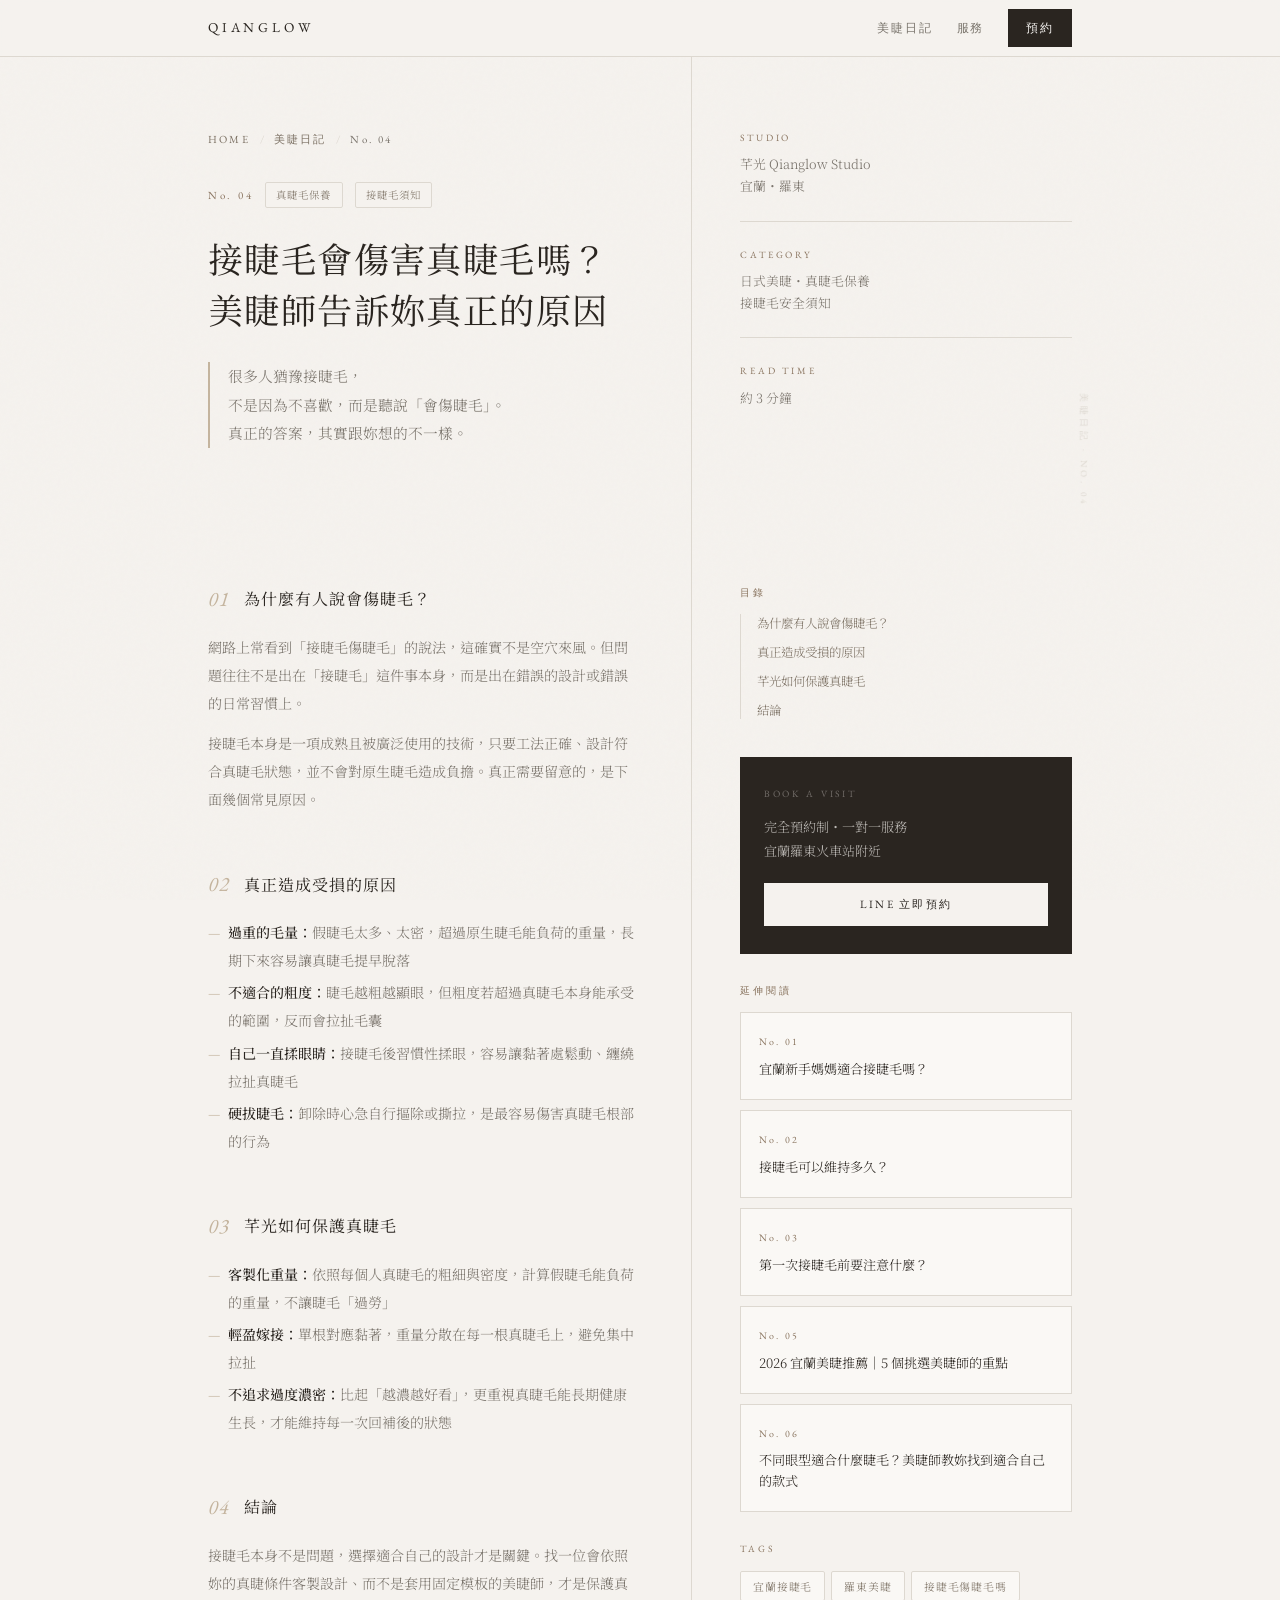
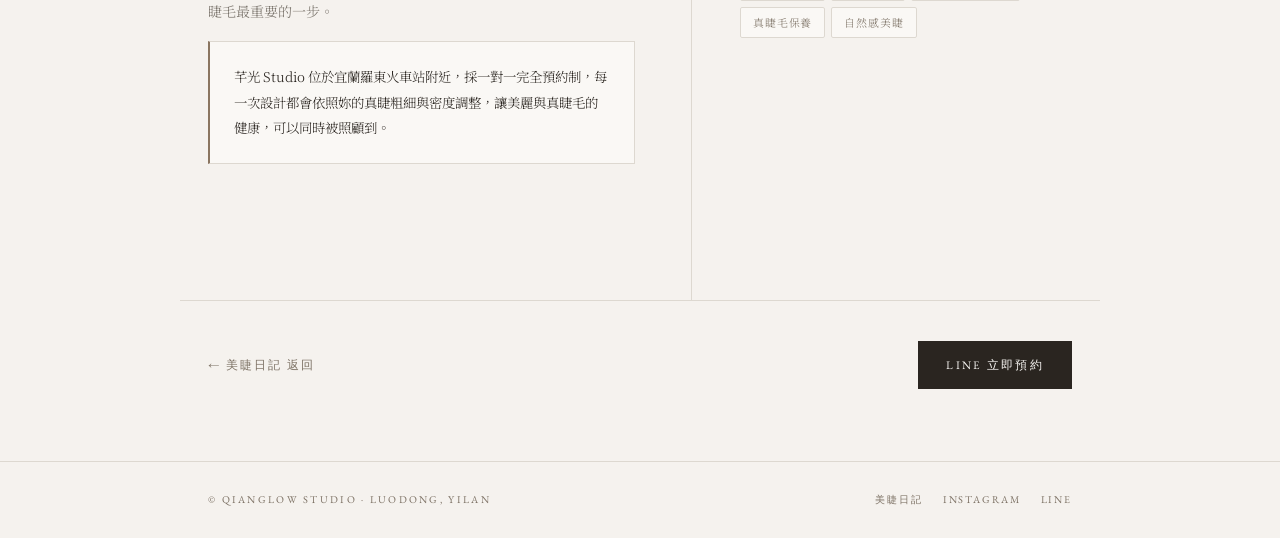
<file: lash-damage-truth.html>
<!DOCTYPE html>
<html lang="zh-Hant">
<head><link rel="icon" href="/favicon.ico" sizes="any">
<link rel="icon" type="image/png" sizes="32x32" href="/favicon.png">
<link rel="apple-touch-icon" href="/favicon.png">
  <meta charset="UTF-8">
  <meta name="viewport" content="width=device-width, initial-scale=1.0">

  <!-- ── SEO ── -->
  <title>接睫毛會傷害真睫毛嗎？美睫師告訴妳真正的原因｜宜蘭羅東美睫｜芊光 Studio</title>
  <meta name="description" content="接睫毛真的會傷睫毛嗎？宜蘭羅東芊光 Studio 美睫師解析真正造成真睫毛受損的原因，以及如何透過客製化設計保護原生睫毛。完全預約制一對一服務。">
  <meta name="keywords" content="宜蘭接睫毛,羅東美睫,接睫毛傷睫毛嗎,真睫毛保養,自然感美睫">
  <link rel="canonical" href="https://qianglow.com/lash-damage-truth.html">

  <!-- ── OG ── -->
  <meta property="og:type" content="article">
  <meta property="og:locale" content="zh_TW">
  <meta property="og:title" content="接睫毛會傷害真睫毛嗎？美睫師告訴妳真正的原因｜芊光 Studio">
  <meta property="og:description" content="接睫毛真的會傷睫毛嗎？宜蘭羅東芊光 Studio 美睫師解析真正造成真睫毛受損的原因，以及如何保護原生睫毛。">
  <meta property="og:url" content="https://qianglow.com/lash-damage-truth.html">
  <meta property="og:site_name" content="芊光 Studio">
  <meta property="og:image" content="https://qianglow.com/lash-02.JPG">

  <!-- ── Twitter Card ── -->
  <meta name="twitter:card" content="summary_large_image">
  <meta name="twitter:title" content="接睫毛會傷害真睫毛嗎？美睫師告訴妳真正的原因｜芊光 Studio">
  <meta name="twitter:description" content="接睫毛真的會傷睫毛嗎？宜蘭羅東芊光 Studio 美睫師解析真正造成真睫毛受損的原因。">
  <meta name="twitter:image" content="https://qianglow.com/lash-02.JPG">

  <!-- ── Fonts ── -->
  <link rel="preconnect" href="https://fonts.googleapis.com">
  <link href="https://fonts.googleapis.com/css2?family=Noto+Serif+TC:wght@300;400;500&family=EB+Garamond:ital,wght@0,400;0,500;1,400;1,500&display=swap" rel="stylesheet">

  <!-- ── Schema.org: BlogPosting ── -->
  <script type="application/ld+json">
  {
    "@context": "https://schema.org",
    "@type": "BlogPosting",
    "headline": "接睫毛會傷害真睫毛嗎？美睫師告訴妳真正的原因｜芊光 Studio",
    "description": "接睫毛真的會傷睫毛嗎？宜蘭羅東芊光 Studio 美睫師解析真正造成真睫毛受損的原因，以及如何保護原生睫毛。",
    "image": "https://qianglow.com/lash-02.JPG",
    "datePublished": "2026-07-23",
    "dateModified": "2026-07-23",
    "author": {
      "@type": "Organization",
      "name": "芊光 Studio",
      "url": "https://qianglow.com"
    },
    "publisher": {
      "@type": "Organization",
      "name": "芊光 Studio",
      "url": "https://qianglow.com"
    },
    "mainEntityOfPage": {
      "@type": "WebPage",
      "@id": "https://qianglow.com/lash-damage-truth.html"
    },
    "inLanguage": "zh-TW",
    "about": {
      "@type": "LocalBusiness",
      "name": "芊光 Qianglow Studio",
      "aggregateRating": {
        "@type": "AggregateRating",
        "ratingValue": "5.0",
        "reviewCount": "4",
        "bestRating": "5"
      },
      "address": {
        "@type": "PostalAddress",
        "addressLocality": "羅東鎮",
        "addressRegion": "宜蘭縣",
        "addressCountry": "TW"
      }
    }
  }
  </script>

  <style>
    :root {
      --bg:       #f5f2ee;
      --bg-card:  #faf8f5;
      --ink:      #2a2520;
      --ink-light:#7a746c;
      --ink-faint:#7d7265;
      --accent:   #8a7560;
      --accent-lt:#c4b49e;
      --line:     #ddd8d0;
      --serif:    'Noto Serif TC', 'Georgia', serif;
      --roman:    'EB Garamond', 'Georgia', serif;
    }

    *, *::before, *::after { box-sizing: border-box; margin: 0; padding: 0; }
    html { font-size: 16px; scroll-behavior: smooth; }

    body {
      background: var(--bg);
      color: var(--ink);
      font-family: var(--serif);
      font-weight: 300;
      line-height: 1.9;
      -webkit-font-smoothing: antialiased;
    }

    body::before {
      content: '';
      position: fixed; inset: 0;
      background-image: url("data:image/svg+xml,%3Csvg viewBox='0 0 256 256' xmlns='http://www.w3.org/2000/svg'%3E%3Cfilter id='n'%3E%3CfeTurbulence type='fractalNoise' baseFrequency='0.9' numOctaves='4' stitchTiles='stitch'/%3E%3C/filter%3E%3Crect width='100%25' height='100%25' filter='url(%23n)' opacity='0.04'/%3E%3C/svg%3E");
      pointer-events: none; z-index: 0; opacity: 0.55;
    }

    .page { position: relative; z-index: 1; }

    .site-nav {
      position: sticky; top: 0; z-index: 100;
      background: rgba(245,242,238,0.92);
      backdrop-filter: blur(8px);
      -webkit-backdrop-filter: blur(8px);
      border-bottom: 1px solid var(--line);
    }

    .nav-inner {
      max-width: 920px; margin: 0 auto; padding: 0 28px;
      display: flex; align-items: center; justify-content: space-between;
      height: 56px;
    }

    .nav-logo {
      font-family: var(--roman);
      font-size: 0.85rem;
      letter-spacing: 0.28em;
      text-transform: uppercase;
      color: var(--ink);
      text-decoration: none;
    }

    .nav-right { display: flex; align-items: center; gap: 24px; }

    .nav-right a {
      text-decoration: none;
      font-family: var(--roman);
      font-size: 0.72rem;
      letter-spacing: 0.16em;
      text-transform: uppercase;
      color: var(--ink-light);
      transition: color 0.2s;
    }
    .nav-right a:hover { color: var(--accent); }

    .nav-book {
      color: var(--bg-card) !important;
      background: var(--ink);
      padding: 8px 18px;
      transition: background 0.25s !important;
    }
    .nav-book:hover { background: var(--accent) !important; }

    .article-hero {
      max-width: 920px; margin: 0 auto; padding: 0 28px;
      display: grid;
      grid-template-columns: 1fr 380px;
      gap: 0;
      align-items: stretch;
      animation: fadeUp 0.9s ease both;
    }

    .article-hero-text {
      padding: 72px 56px 72px 0;
      border-right: 1px solid var(--line);
    }

    .breadcrumb {
      display: flex; align-items: center; gap: 10px;
      margin-bottom: 32px;
    }

    .breadcrumb a {
      font-family: var(--roman);
      font-size: 0.68rem;
      letter-spacing: 0.2em;
      text-transform: uppercase;
      color: var(--ink-faint);
      text-decoration: none;
      transition: color 0.2s;
    }
    .breadcrumb a:hover { color: var(--accent); }

    .breadcrumb-sep {
      font-family: var(--roman);
      color: var(--line);
      font-size: 0.7rem;
    }

    .article-meta {
      display: flex; align-items: center; gap: 12px;
      margin-bottom: 24px;
    }

    .meta-no {
      font-family: var(--roman);
      font-size: 0.68rem;
      letter-spacing: 0.25em;
      color: var(--accent);
    }

    .meta-tag {
      font-size: 0.65rem;
      letter-spacing: 0.1em;
      color: var(--ink-faint);
      background: var(--bg);
      border: 1px solid var(--line);
      padding: 2px 10px;
      border-radius: 2px;
    }

    .article-h1 {
      font-size: clamp(1.5rem, 3.5vw, 2.2rem);
      font-weight: 400;
      letter-spacing: 0.04em;
      line-height: 1.45;
      margin-bottom: 28px;
    }

    .article-lead {
      font-size: 0.92rem;
      color: var(--ink-light);
      line-height: 1.95;
      padding-left: 18px;
      border-left: 2px solid var(--accent-lt);
    }

    .article-hero-side {
      padding: 72px 0 72px 48px;
      display: flex;
      flex-direction: column;
      justify-content: space-between;
    }

    .side-info { display: flex; flex-direction: column; gap: 24px; }

    .side-info-label {
      font-family: var(--roman);
      font-size: 0.6rem;
      letter-spacing: 0.3em;
      text-transform: uppercase;
      color: var(--accent);
      margin-bottom: 6px;
    }

    .side-info-value {
      font-size: 0.8rem;
      color: var(--ink-light);
      line-height: 1.7;
    }

    .side-rule { height: 1px; background: var(--line); }

    .article-wrap {
      max-width: 920px; margin: 0 auto; padding: 0 28px;
      display: grid;
      grid-template-columns: 1fr 380px;
      gap: 0;
      align-items: start;
    }

    .article-body {
      padding: 64px 56px 80px 0;
      border-right: 1px solid var(--line);
    }

    .body-section {
      margin-bottom: 56px;
      animation: fadeUp 0.7s ease both;
      scroll-margin-top: 80px;
    }
    .body-section:nth-child(1) { animation-delay: 0.1s; }
    .body-section:nth-child(2) { animation-delay: 0.18s; }
    .body-section:nth-child(3) { animation-delay: 0.26s; }
    .body-section:nth-child(4) { animation-delay: 0.34s; }

    .body-section h2 {
      font-size: 1.0rem;
      font-weight: 400;
      letter-spacing: 0.06em;
      color: var(--ink);
      margin-bottom: 18px;
      display: flex;
      align-items: center;
      gap: 14px;
    }

    .body-section h2::before {
      content: attr(data-no);
      font-family: var(--roman);
      font-style: italic;
      font-size: 1.3rem;
      color: var(--accent-lt);
      line-height: 1;
      flex-shrink: 0;
    }

    .body-section p {
      font-size: 0.88rem;
      color: var(--ink-light);
      line-height: 2.0;
      margin-bottom: 12px;
    }
    .body-section p:last-child { margin-bottom: 0; }

    .body-section ul {
      list-style: none;
      margin: 4px 0 12px;
    }
    .body-section ul li {
      font-size: 0.88rem;
      color: var(--ink-light);
      line-height: 2.0;
      padding-left: 20px;
      position: relative;
      margin-bottom: 4px;
    }
    .body-section ul li::before {
      content: '—';
      position: absolute;
      left: 0;
      color: var(--accent-lt);
    }
    .body-section ul li strong {
      color: var(--ink);
      font-weight: 500;
    }

    .body-highlight {
      background: var(--bg-card);
      border: 1px solid var(--line);
      border-left: 2px solid var(--accent);
      padding: 22px 24px;
      margin-top: 16px;
    }

    .body-highlight p {
      font-size: 0.84rem;
      color: var(--ink);
      line-height: 1.9;
      margin: 0;
    }

    .article-sidebar { padding: 64px 0 80px 48px; }

    .sidebar-sticky {
      position: sticky;
      top: 80px;
      display: flex;
      flex-direction: column;
      gap: 28px;
    }

    .sidebar-block { animation: fadeUp 0.8s ease 0.3s both; }

    .sidebar-label {
      font-family: var(--roman);
      font-size: 0.6rem;
      letter-spacing: 0.3em;
      text-transform: uppercase;
      color: var(--accent);
      margin-bottom: 12px;
    }

    .toc-list {
      list-style: none;
      border-left: 1px solid var(--line);
      padding-left: 16px;
    }

    .toc-list li { margin-bottom: 10px; }

    .toc-list a {
      text-decoration: none;
      font-size: 0.78rem;
      color: var(--ink-faint);
      line-height: 1.5;
      transition: color 0.2s;
      display: block;
    }
    .toc-list a:hover { color: var(--accent); }

    .sidebar-cta { background: var(--ink); padding: 28px 24px; }

    .sidebar-cta-label {
      font-family: var(--roman);
      font-size: 0.6rem;
      letter-spacing: 0.28em;
      text-transform: uppercase;
      color: rgba(245,242,238,0.35);
      margin-bottom: 12px;
    }

    .sidebar-cta-text {
      font-size: 0.82rem;
      color: rgba(245,242,238,0.72);
      line-height: 1.8;
      margin-bottom: 20px;
    }

    .sidebar-cta-btn {
      display: block;
      text-align: center;
      text-decoration: none;
      color: var(--ink);
      background: var(--bg);
      padding: 11px 0;
      font-family: var(--roman);
      font-size: 0.7rem;
      letter-spacing: 0.2em;
      text-transform: uppercase;
      transition: background 0.25s, color 0.25s;
    }
    .sidebar-cta-btn:hover { background: var(--accent); color: var(--bg); }

    .sidebar-tags { display: flex; flex-wrap: wrap; gap: 6px; }

    .tag {
      font-size: 0.68rem;
      letter-spacing: 0.08em;
      color: var(--ink-faint);
      background: var(--bg-card);
      border: 1px solid var(--line);
      padding: 4px 12px;
      border-radius: 2px;
    }

    .related-list { display: flex; flex-direction: column; gap: 10px; }

    .related-card {
      display: block;
      text-decoration: none;
      background: var(--bg-card);
      border: 1px solid var(--line);
      padding: 20px 18px;
      position: relative;
      overflow: hidden;
      transition: border-color 0.25s, transform 0.25s;
    }
    .related-card::before {
      content: '';
      position: absolute; left: 0; top: 0; bottom: 0;
      width: 2px; background: var(--accent);
      transform: scaleY(0); transform-origin: bottom;
      transition: transform 0.3s;
    }
    .related-card:hover { border-color: #c8bfb4; transform: translateX(3px); }
    .related-card:hover::before { transform: scaleY(1); }
    .related-no {
      font-family: var(--roman);
      font-size: 0.62rem;
      letter-spacing: 0.22em;
      color: var(--accent);
      margin-bottom: 6px;
    }
    .related-title {
      font-size: 0.82rem;
      color: var(--ink);
      line-height: 1.6;
    }

    .article-footer {
      max-width: 920px; margin: 0 auto; padding: 40px 28px 72px;
      border-top: 1px solid var(--line);
      display: flex;
      align-items: center;
      justify-content: space-between;
      flex-wrap: wrap;
      gap: 20px;
    }

    .footer-nav-link {
      text-decoration: none;
      font-family: var(--roman);
      font-size: 0.72rem;
      letter-spacing: 0.18em;
      text-transform: uppercase;
      color: var(--ink-faint);
      display: flex;
      align-items: center;
      gap: 8px;
      transition: color 0.2s;
    }
    .footer-nav-link:hover { color: var(--accent); }

    .btn-line-article {
      text-decoration: none;
      color: var(--bg-card);
      background: var(--ink);
      padding: 13px 28px;
      font-family: var(--roman);
      font-size: 0.72rem;
      letter-spacing: 0.2em;
      text-transform: uppercase;
      transition: background 0.25s;
    }
    .btn-line-article:hover { background: var(--accent); }

    .site-footer { border-top: 1px solid var(--line); padding: 28px 0; }

    .site-footer-inner {
      max-width: 920px; margin: 0 auto; padding: 0 28px;
      display: flex; align-items: center; justify-content: space-between;
      flex-wrap: wrap; gap: 12px;
    }

    .footer-copy {
      font-family: var(--roman);
      font-size: 0.65rem;
      letter-spacing: 0.22em;
      text-transform: uppercase;
      color: var(--ink-faint);
    }

    .footer-links { display: flex; gap: 20px; }

    .footer-links a {
      text-decoration: none;
      font-family: var(--roman);
      font-size: 0.65rem;
      letter-spacing: 0.18em;
      text-transform: uppercase;
      color: var(--ink-faint);
      transition: color 0.2s;
    }
    .footer-links a:hover { color: var(--accent); }

    .deco-vertical {
      position: fixed;
      right: max(16px, calc(50vw - 500px));
      top: 50%;
      transform: translateY(-50%) rotate(90deg);
      font-family: var(--roman);
      font-size: 0.58rem;
      letter-spacing: 0.38em;
      text-transform: uppercase;
      color: var(--line);
      white-space: nowrap;
      pointer-events: none;
      user-select: none;
      z-index: 2;
    }

    @keyframes fadeUp {
      from { opacity: 0; transform: translateY(18px); }
      to   { opacity: 1; transform: translateY(0); }
    }

    @media (max-width: 700px) {
      .deco-vertical { display: none; }
      .article-hero, .article-wrap { grid-template-columns: 1fr; }
      .article-hero-text { padding: 48px 0 32px; border-right: none; border-bottom: 1px solid var(--line); }
      .article-hero-side { padding: 32px 0 40px; border-right: none; flex-direction: row; flex-wrap: wrap; gap: 24px; }
      .side-rule { display: none; }
      .article-body { padding: 48px 0 40px; border-right: none; border-bottom: 1px solid var(--line); }
      .article-sidebar { padding: 32px 0 40px; }
      .sidebar-sticky { position: static; }
    }
  </style>
</head>
<body>

<div class="deco-vertical">美睫日記 · No. 04</div>

<header class="site-nav">
  <div class="nav-inner">
    <a href="https://qianglow.com/index.html" class="nav-logo">Qianglow</a>
    <div class="nav-right">
      <a href="https://qianglow.com/journal.html">美睫日記</a>
      <a href="https://qianglow.com/index.html#menu">服務</a>
      <a class="nav-book" href="https://lin.ee/WfphLRG">預約</a>
    </div>
  </div>
</header>

<main class="page">

  <div class="article-hero">
    <div class="article-hero-text">
      <nav class="breadcrumb">
        <a href="https://qianglow.com/index.html">Home</a>
        <span class="breadcrumb-sep">/</span>
        <a href="https://qianglow.com/journal.html">美睫日記</a>
        <span class="breadcrumb-sep">/</span>
        <span style="color:var(--ink-light);font-family:var(--roman);font-size:0.68rem;letter-spacing:0.2em;">No. 04</span>
      </nav>

      <div class="article-meta">
        <span class="meta-no">No. 04</span>
        <span class="meta-tag">真睫毛保養</span>
        <span class="meta-tag">接睫毛須知</span>
      </div>

      <h1 class="article-h1">接睫毛會傷害真睫毛嗎？<br>美睫師告訴妳真正的原因</h1>

      <p class="article-lead">
        很多人猶豫接睫毛，<br>
        不是因為不喜歡，而是聽說「會傷睫毛」。<br>
        真正的答案，其實跟妳想的不一樣。
      </p>
    </div>

    <div class="article-hero-side">
      <div class="side-info">
        <div class="side-info-item">
          <p class="side-info-label">Studio</p>
          <p class="side-info-value">芊光 Qianglow Studio<br>宜蘭・羅東</p>
        </div>
        <div class="side-rule"></div>
        <div class="side-info-item">
          <p class="side-info-label">Category</p>
          <p class="side-info-value">日式美睫・真睫毛保養<br>接睫毛安全須知</p>
        </div>
        <div class="side-rule"></div>
        <div class="side-info-item">
          <p class="side-info-label">Read Time</p>
          <p class="side-info-value">約 3 分鐘</p>
        </div>
      </div>
    </div>
  </div>

  <div class="article-wrap">
    <article class="article-body">

      <div class="body-section" id="s1">
        <h2 data-no="01">為什麼有人說會傷睫毛？</h2>
        <p>網路上常看到「接睫毛傷睫毛」的說法，這確實不是空穴來風。但問題往往不是出在「接睫毛」這件事本身，而是出在錯誤的設計或錯誤的日常習慣上。</p>
        <p>接睫毛本身是一項成熟且被廣泛使用的技術，只要工法正確、設計符合真睫毛狀態，並不會對原生睫毛造成負擔。真正需要留意的，是下面幾個常見原因。</p>
      </div>

      <div class="body-section" id="s2">
        <h2 data-no="02">真正造成受損的原因</h2>
        <ul>
          <li><strong>過重的毛量：</strong>假睫毛太多、太密，超過原生睫毛能負荷的重量，長期下來容易讓真睫毛提早脫落</li>
          <li><strong>不適合的粗度：</strong>睫毛越粗越顯眼，但粗度若超過真睫毛本身能承受的範圍，反而會拉扯毛囊</li>
          <li><strong>自己一直揉眼睛：</strong>接睫毛後習慣性揉眼，容易讓黏著處鬆動、纏繞拉扯真睫毛</li>
          <li><strong>硬拔睫毛：</strong>卸除時心急自行摳除或撕拉，是最容易傷害真睫毛根部的行為</li>
        </ul>
      </div>

      <div class="body-section" id="s3">
        <h2 data-no="03">芊光如何保護真睫毛</h2>
        <ul>
          <li><strong>客製化重量：</strong>依照每個人真睫毛的粗細與密度，計算假睫毛能負荷的重量，不讓睫毛「過勞」</li>
          <li><strong>輕盈嫁接：</strong>單根對應黏著，重量分散在每一根真睫毛上，避免集中拉扯</li>
          <li><strong>不追求過度濃密：</strong>比起「越濃越好看」，更重視真睫毛能長期健康生長，才能維持每一次回補後的狀態</li>
        </ul>
      </div>

      <div class="body-section" id="s4">
        <h2 data-no="04">結論</h2>
        <p>接睫毛本身不是問題，選擇適合自己的設計才是關鍵。找一位會依照妳的真睫條件客製設計、而不是套用固定模板的美睫師，才是保護真睫毛最重要的一步。</p>
        <div class="body-highlight">
          <p>芊光 Studio 位於宜蘭羅東火車站附近，採一對一完全預約制，每一次設計都會依照妳的真睫粗細與密度調整，讓美麗與真睫毛的健康，可以同時被照顧到。</p>
        </div>
      </div>

    </article>

    <aside class="article-sidebar">
      <div class="sidebar-sticky">

        <div class="sidebar-block">
          <p class="sidebar-label">目錄</p>
          <ul class="toc-list">
            <li><a href="#s1">為什麼有人說會傷睫毛？</a></li>
            <li><a href="#s2">真正造成受損的原因</a></li>
            <li><a href="#s3">芊光如何保護真睫毛</a></li>
            <li><a href="#s4">結論</a></li>
          </ul>
        </div>

        <div class="sidebar-block">
          <div class="sidebar-cta">
            <p class="sidebar-cta-label">Book a Visit</p>
            <p class="sidebar-cta-text">完全預約制・一對一服務<br>宜蘭羅東火車站附近</p>
            <a class="sidebar-cta-btn" href="https://lin.ee/WfphLRG">LINE 立即預約</a>
          </div>
        </div>

        <div class="sidebar-block">
          <p class="sidebar-label">延伸閱讀</p>
          <div class="related-list">
            <a class="related-card" href="https://qianglow.com/new-mom-lashes.html">
              <p class="related-no">No. 01</p>
              <p class="related-title">宜蘭新手媽媽適合接睫毛嗎？</p>
            </a>
            <a class="related-card" href="https://qianglow.com/lash-retention.html">
              <p class="related-no">No. 02</p>
              <p class="related-title">接睫毛可以維持多久？</p>
            </a>
            <a class="related-card" href="https://qianglow.com/first-lash-tips.html">
              <p class="related-no">No. 03</p>
              <p class="related-title">第一次接睫毛前要注意什麼？</p>
            </a>
            <a class="related-card" href="https://qianglow.com/lash-studio-guide.html">
              <p class="related-no">No. 05</p>
              <p class="related-title">2026 宜蘭美睫推薦｜5 個挑選美睫師的重點</p>
            </a>
            <a class="related-card" href="https://qianglow.com/lash-eye-shape-guide.html">
              <p class="related-no">No. 06</p>
              <p class="related-title">不同眼型適合什麼睫毛？美睫師教妳找到適合自己的款式</p>
            </a>
          </div>
        </div>

        <div class="sidebar-block">
          <p class="sidebar-label">Tags</p>
          <div class="sidebar-tags">
            <span class="tag">宜蘭接睫毛</span>
            <span class="tag">羅東美睫</span>
            <span class="tag">接睫毛傷睫毛嗎</span>
            <span class="tag">真睫毛保養</span>
            <span class="tag">自然感美睫</span>
          </div>
        </div>

      </div>
    </aside>
  </div>

  <div class="article-footer">
    <a class="footer-nav-link" href="https://qianglow.com/journal.html">← 美睫日記 返回</a>
    <a class="btn-line-article" href="https://lin.ee/WfphLRG">LINE 立即預約</a>
  </div>

</main>

<footer class="site-footer">
  <div class="site-footer-inner">
    <span class="footer-copy">© Qianglow Studio · Luodong, Yilan</span>
    <div class="footer-links">
      <a href="https://qianglow.com/journal.html">美睫日記</a>
      <a href="https://www.instagram.com/qianglow.studio" target="_blank">Instagram</a>
      <a href="https://lin.ee/WfphLRG" target="_blank">LINE</a>
    </div>
  </div>
</footer>

</body>
</html>
</file>
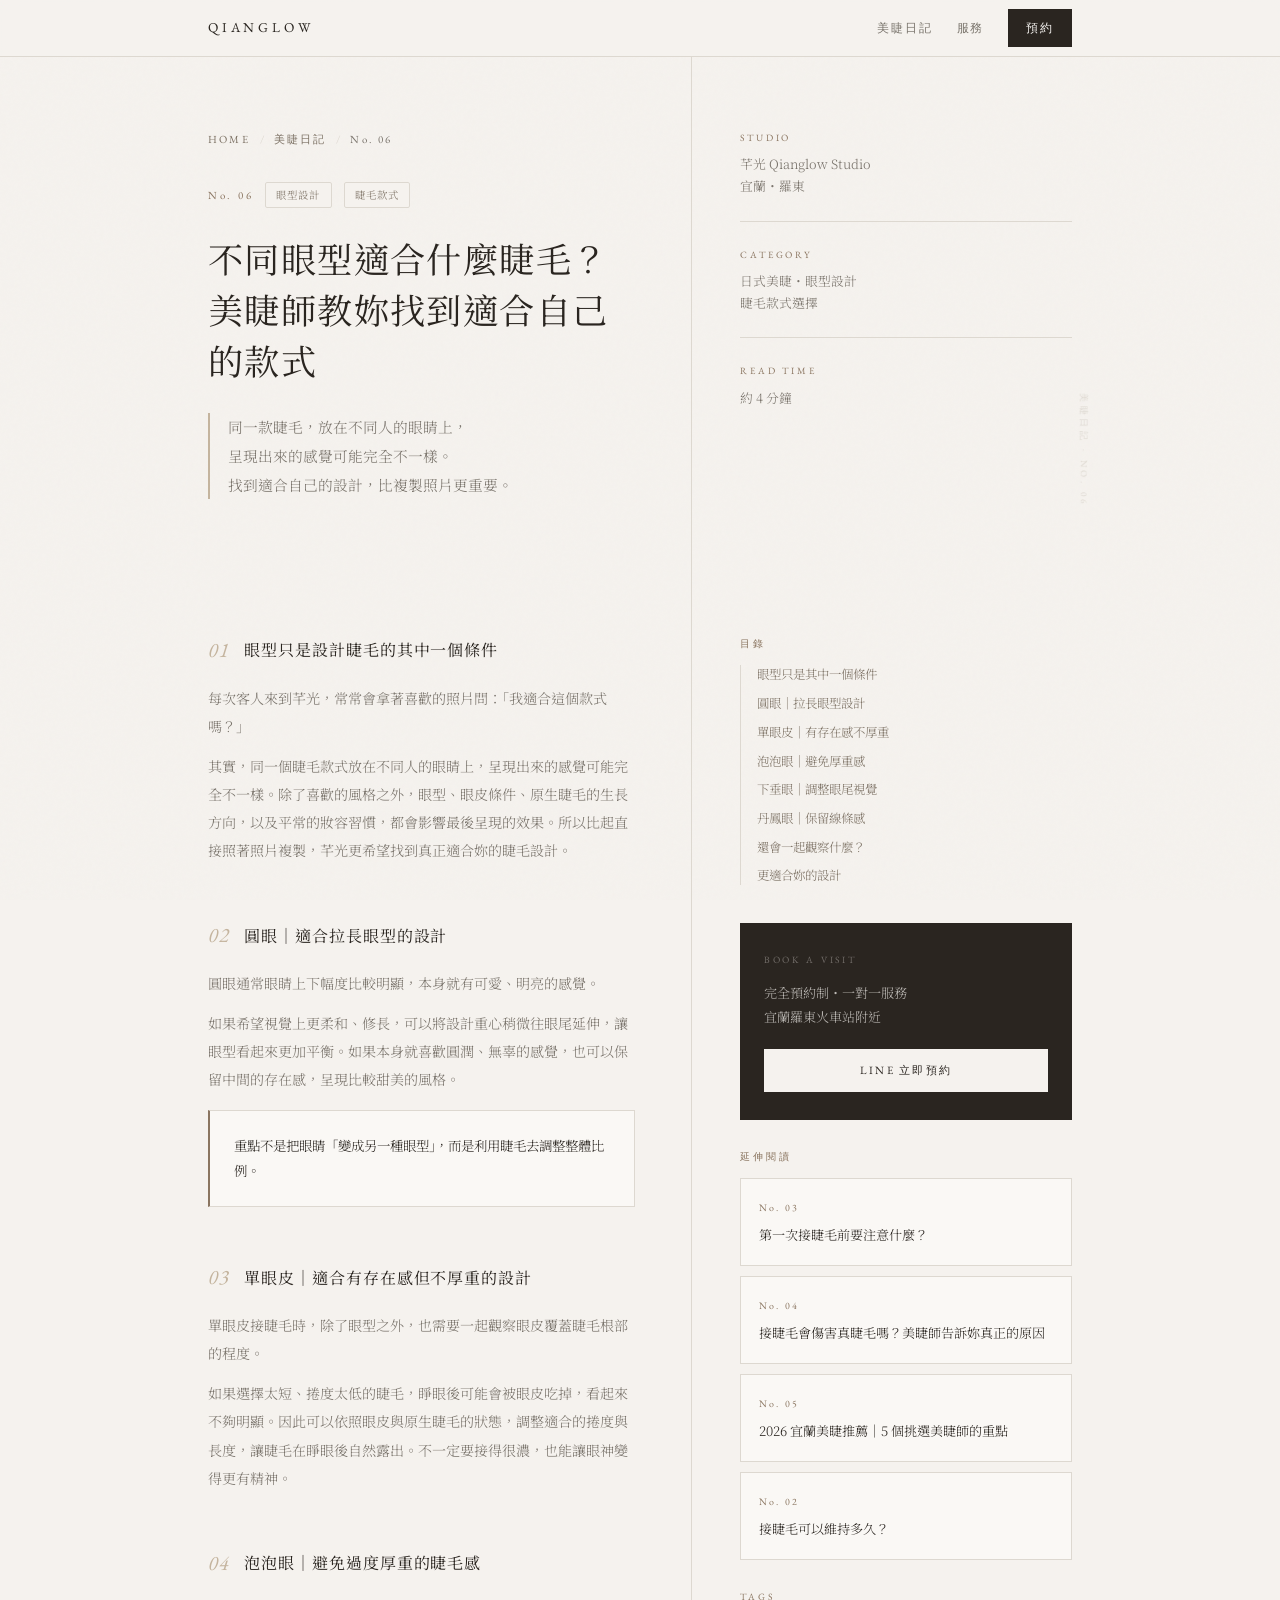
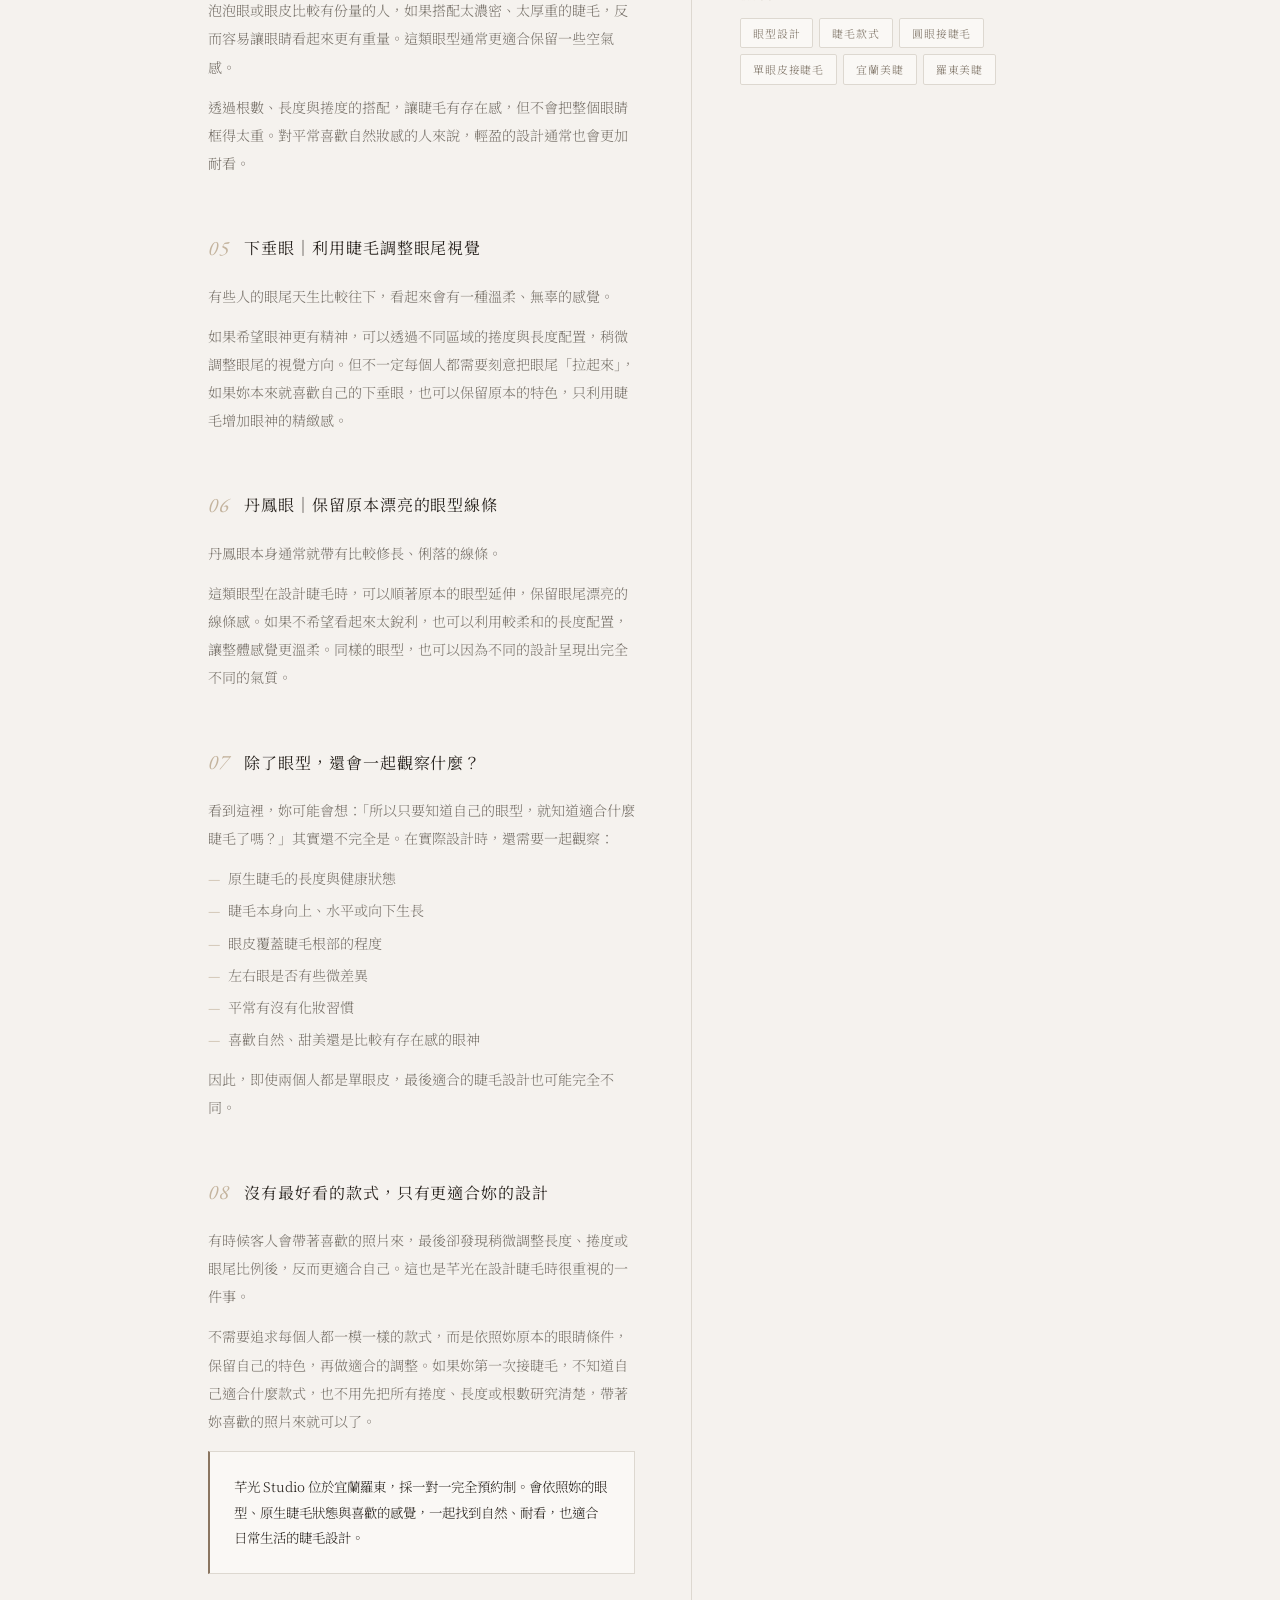
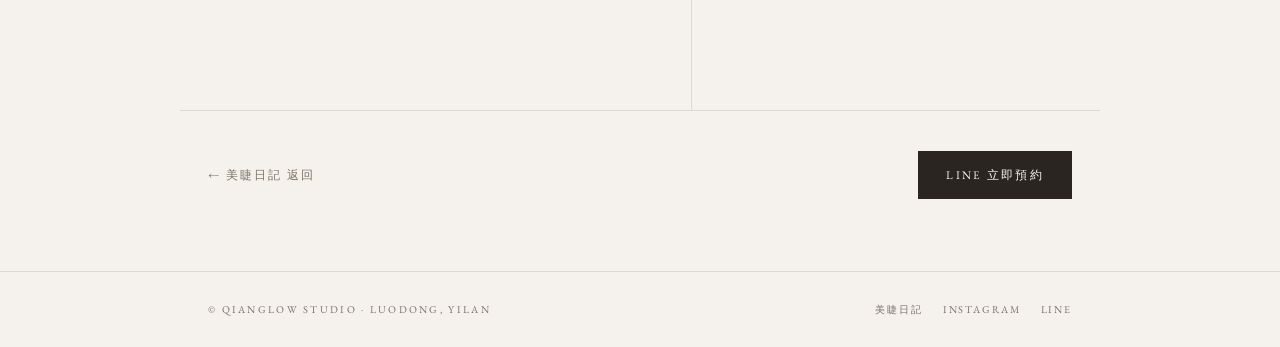
<file: lash-eye-shape-guide.html>
<!DOCTYPE html>
<html lang="zh-Hant">
<head><link rel="icon" href="/favicon.ico" sizes="any">
<link rel="icon" type="image/png" sizes="32x32" href="/favicon.png">
<link rel="apple-touch-icon" href="/favicon.png">
  <meta charset="UTF-8">
  <meta name="viewport" content="width=device-width, initial-scale=1.0">

  <!-- ── SEO ── -->
  <title>不同眼型適合什麼睫毛？5種眼型美睫設計解析｜宜蘭羅東芊光 Studio</title>
  <meta name="description" content="圓眼、單眼皮、泡泡眼、下垂眼、丹鳳眼適合什麼睫毛？芊光 Studio 整理不同眼型的美睫設計方向，依照眼型、眼皮與原生睫毛條件，找到自然耐看的睫毛款式">
  <meta name="keywords" content="不同眼型接睫毛,眼型美睫設計,圓眼接睫毛,單眼皮接睫毛,泡泡眼接睫毛,下垂眼接睫毛,丹鳳眼接睫毛,宜蘭美睫,羅東美睫,睫毛款式推薦">
  <link rel="canonical" href="https://qianglow.com/lash-eye-shape-guide.html">

  <!-- ── OG ── -->
  <meta property="og:type" content="article">
  <meta property="og:locale" content="zh_TW">
  <meta property="og:title" content="不同眼型適合什麼睫毛？5種眼型美睫設計解析｜芊光 Studio">
  <meta property="og:description" content="圓眼、單眼皮、泡泡眼、下垂眼、丹鳳眼適合什麼睫毛？芊光 Studio 整理不同眼型的美睫設計方向，找到自然耐看的睫毛款式。">
  <meta property="og:url" content="https://qianglow.com/lash-eye-shape-guide.html">
  <meta property="og:site_name" content="芊光 Studio">
  <meta property="og:image" content="https://qianglow.com/lash-03.JPG">

  <!-- ── Twitter Card ── -->
  <meta name="twitter:card" content="summary_large_image">
  <meta name="twitter:title" content="不同眼型適合什麼睫毛？5種眼型美睫設計解析｜芊光 Studio">
  <meta name="twitter:description" content="圓眼、單眼皮、泡泡眼、下垂眼、丹鳳眼適合什麼睫毛？芊光 Studio 整理不同眼型的美睫設計方向。">
  <meta name="twitter:image" content="https://qianglow.com/lash-03.JPG">

  <!-- ── Fonts ── -->
  <link rel="preconnect" href="https://fonts.googleapis.com">
  <link href="https://fonts.googleapis.com/css2?family=Noto+Serif+TC:wght@300;400;500&family=EB+Garamond:ital,wght@0,400;0,500;1,400;1,500&display=swap" rel="stylesheet">

  <!-- ── Schema.org: BlogPosting ── -->
  <script type="application/ld+json">
  {
    "@context": "https://schema.org",
    "@type": "BlogPosting",
    "headline": "不同眼型適合什麼睫毛？5種眼型美睫設計解析｜芊光 Studio",
    "description": "圓眼、單眼皮、泡泡眼、下垂眼、丹鳳眼適合什麼睫毛？芊光 Studio 整理不同眼型的美睫設計方向，找到自然耐看的睫毛款式。",
    "image": "https://qianglow.com/lash-03.JPG",
    "datePublished": "2026-07-31",
    "dateModified": "2026-07-31",
    "author": {
      "@type": "Organization",
      "name": "芊光 Studio",
      "url": "https://qianglow.com"
    },
    "publisher": {
      "@type": "Organization",
      "name": "芊光 Studio",
      "url": "https://qianglow.com"
    },
    "mainEntityOfPage": {
      "@type": "WebPage",
      "@id": "https://qianglow.com/lash-eye-shape-guide.html"
    },
    "inLanguage": "zh-TW",
    "about": {
      "@type": "LocalBusiness",
      "name": "芊光 Qianglow Studio",
      "aggregateRating": {
        "@type": "AggregateRating",
        "ratingValue": "5.0",
        "reviewCount": "4",
        "bestRating": "5"
      },
      "address": {
        "@type": "PostalAddress",
        "addressLocality": "羅東鎮",
        "addressRegion": "宜蘭縣",
        "addressCountry": "TW"
      }
    }
  }
  </script>

  <style>
    :root {
      --bg:       #f5f2ee;
      --bg-card:  #faf8f5;
      --ink:      #2a2520;
      --ink-light:#7a746c;
      --ink-faint:#7d7265;
      --accent:   #8a7560;
      --accent-lt:#c4b49e;
      --line:     #ddd8d0;
      --serif:    'Noto Serif TC', 'Georgia', serif;
      --roman:    'EB Garamond', 'Georgia', serif;
    }
    *, *::before, *::after { box-sizing: border-box; margin: 0; padding: 0; }
    html { font-size: 16px; scroll-behavior: smooth; }
    body {
      background: var(--bg);
      color: var(--ink);
      font-family: var(--serif);
      font-weight: 300;
      line-height: 1.9;
      -webkit-font-smoothing: antialiased;
    }
    body::before {
      content: '';
      position: fixed; inset: 0;
      background-image: url("data:image/svg+xml,%3Csvg viewBox='0 0 256 256' xmlns='http://www.w3.org/2000/svg'%3E%3Cfilter id='n'%3E%3CfeTurbulence type='fractalNoise' baseFrequency='0.9' numOctaves='4' stitchTiles='stitch'/%3E%3C/filter%3E%3Crect width='100%25' height='100%25' filter='url(%23n)' opacity='0.04'/%3E%3C/svg%3E");
      pointer-events: none; z-index: 0; opacity: 0.55;
    }
    .page { position: relative; z-index: 1; }
    .site-nav {
      position: sticky; top: 0; z-index: 100;
      background: rgba(245,242,238,0.92);
      backdrop-filter: blur(8px);
      -webkit-backdrop-filter: blur(8px);
      border-bottom: 1px solid var(--line);
    }
    .nav-inner {
      max-width: 920px; margin: 0 auto; padding: 0 28px;
      display: flex; align-items: center; justify-content: space-between;
      height: 56px;
    }
    .nav-logo {
      font-family: var(--roman);
      font-size: 0.85rem;
      letter-spacing: 0.28em;
      text-transform: uppercase;
      color: var(--ink);
      text-decoration: none;
    }
    .nav-right { display: flex; align-items: center; gap: 24px; }
    .nav-right a {
      text-decoration: none;
      font-family: var(--roman);
      font-size: 0.72rem;
      letter-spacing: 0.16em;
      text-transform: uppercase;
      color: var(--ink-light);
      transition: color 0.2s;
    }
    .nav-right a:hover { color: var(--accent); }
    .nav-book {
      color: var(--bg-card) !important;
      background: var(--ink);
      padding: 8px 18px;
      transition: background 0.25s !important;
    }
    .nav-book:hover { background: var(--accent) !important; }
    .article-hero {
      max-width: 920px; margin: 0 auto; padding: 0 28px;
      display: grid;
      grid-template-columns: 1fr 380px;
      gap: 0;
      align-items: stretch;
      animation: fadeUp 0.9s ease both;
    }
    .article-hero-text {
      padding: 72px 56px 72px 0;
      border-right: 1px solid var(--line);
    }
    .breadcrumb {
      display: flex; align-items: center; gap: 10px;
      margin-bottom: 32px;
    }
    .breadcrumb a {
      font-family: var(--roman);
      font-size: 0.68rem;
      letter-spacing: 0.2em;
      text-transform: uppercase;
      color: var(--ink-faint);
      text-decoration: none;
      transition: color 0.2s;
    }
    .breadcrumb a:hover { color: var(--accent); }
    .breadcrumb-sep {
      font-family: var(--roman);
      color: var(--line);
      font-size: 0.7rem;
    }
    .article-meta {
      display: flex; align-items: center; gap: 12px;
      margin-bottom: 24px;
    }
    .meta-no {
      font-family: var(--roman);
      font-size: 0.68rem;
      letter-spacing: 0.25em;
      color: var(--accent);
    }
    .meta-tag {
      font-size: 0.65rem;
      letter-spacing: 0.1em;
      color: var(--ink-faint);
      background: var(--bg);
      border: 1px solid var(--line);
      padding: 2px 10px;
      border-radius: 2px;
    }
    .article-h1 {
      font-size: clamp(1.5rem, 3.5vw, 2.2rem);
      font-weight: 400;
      letter-spacing: 0.04em;
      line-height: 1.45;
      margin-bottom: 28px;
    }
    .article-lead {
      font-size: 0.92rem;
      color: var(--ink-light);
      line-height: 1.95;
      padding-left: 18px;
      border-left: 2px solid var(--accent-lt);
    }
    .article-hero-side {
      padding: 72px 0 72px 48px;
      display: flex;
      flex-direction: column;
      justify-content: space-between;
    }
    .side-info { display: flex; flex-direction: column; gap: 24px; }
    .side-info-label {
      font-family: var(--roman);
      font-size: 0.6rem;
      letter-spacing: 0.3em;
      text-transform: uppercase;
      color: var(--accent);
      margin-bottom: 6px;
    }
    .side-info-value {
      font-size: 0.8rem;
      color: var(--ink-light);
      line-height: 1.7;
    }
    .side-rule { height: 1px; background: var(--line); }
    .article-wrap {
      max-width: 920px; margin: 0 auto; padding: 0 28px;
      display: grid;
      grid-template-columns: 1fr 380px;
      gap: 0;
      align-items: start;
    }
    .article-body {
      padding: 64px 56px 80px 0;
      border-right: 1px solid var(--line);
    }
    .body-section {
      margin-bottom: 56px;
      animation: fadeUp 0.7s ease both;
      scroll-margin-top: 80px;
    }
    .body-section:nth-child(1) { animation-delay: 0.1s; }
    .body-section:nth-child(2) { animation-delay: 0.18s; }
    .body-section:nth-child(3) { animation-delay: 0.26s; }
    .body-section:nth-child(4) { animation-delay: 0.34s; }
    .body-section h2 {
      font-size: 1.0rem;
      font-weight: 400;
      letter-spacing: 0.06em;
      color: var(--ink);
      margin-bottom: 18px;
      display: flex;
      align-items: center;
      gap: 14px;
    }
    .body-section h2::before {
      content: attr(data-no);
      font-family: var(--roman);
      font-style: italic;
      font-size: 1.3rem;
      color: var(--accent-lt);
      line-height: 1;
      flex-shrink: 0;
    }
    .body-section p {
      font-size: 0.88rem;
      color: var(--ink-light);
      line-height: 2.0;
      margin-bottom: 12px;
    }
    .body-section p:last-child { margin-bottom: 0; }
    .body-section ul {
      list-style: none;
      margin: 4px 0 12px;
    }
    .body-section ul li {
      font-size: 0.88rem;
      color: var(--ink-light);
      line-height: 2.0;
      padding-left: 20px;
      position: relative;
      margin-bottom: 4px;
    }
    .body-section ul li::before {
      content: '—';
      position: absolute;
      left: 0;
      color: var(--accent-lt);
    }
    .body-section ul li strong {
      color: var(--ink);
      font-weight: 500;
    }
    .body-highlight {
      background: var(--bg-card);
      border: 1px solid var(--line);
      border-left: 2px solid var(--accent);
      padding: 22px 24px;
      margin-top: 16px;
    }
    .body-highlight p {
      font-size: 0.84rem;
      color: var(--ink);
      line-height: 1.9;
      margin: 0;
    }
    .article-sidebar { padding: 64px 0 80px 48px; }
    .sidebar-sticky {
      position: sticky;
      top: 80px;
      display: flex;
      flex-direction: column;
      gap: 28px;
    }
    .sidebar-block { animation: fadeUp 0.8s ease 0.3s both; }
    .sidebar-label {
      font-family: var(--roman);
      font-size: 0.6rem;
      letter-spacing: 0.3em;
      text-transform: uppercase;
      color: var(--accent);
      margin-bottom: 12px;
    }
    .toc-list {
      list-style: none;
      border-left: 1px solid var(--line);
      padding-left: 16px;
    }
    .toc-list li { margin-bottom: 10px; }
    .toc-list a {
      text-decoration: none;
      font-size: 0.78rem;
      color: var(--ink-faint);
      line-height: 1.5;
      transition: color 0.2s;
      display: block;
    }
    .toc-list a:hover { color: var(--accent); }
    .sidebar-cta { background: var(--ink); padding: 28px 24px; }
    .sidebar-cta-label {
      font-family: var(--roman);
      font-size: 0.6rem;
      letter-spacing: 0.28em;
      text-transform: uppercase;
      color: rgba(245,242,238,0.35);
      margin-bottom: 12px;
    }
    .sidebar-cta-text {
      font-size: 0.82rem;
      color: rgba(245,242,238,0.72);
      line-height: 1.8;
      margin-bottom: 20px;
    }
    .sidebar-cta-btn {
      display: block;
      text-align: center;
      text-decoration: none;
      color: var(--ink);
      background: var(--bg);
      padding: 11px 0;
      font-family: var(--roman);
      font-size: 0.7rem;
      letter-spacing: 0.2em;
      text-transform: uppercase;
      transition: background 0.25s, color 0.25s;
    }
    .sidebar-cta-btn:hover { background: var(--accent); color: var(--bg); }
    .sidebar-tags { display: flex; flex-wrap: wrap; gap: 6px; }
    .tag {
      font-size: 0.68rem;
      letter-spacing: 0.08em;
      color: var(--ink-faint);
      background: var(--bg-card);
      border: 1px solid var(--line);
      padding: 4px 12px;
      border-radius: 2px;
    }
    .related-list { display: flex; flex-direction: column; gap: 10px; }
    .related-card {
      display: block;
      text-decoration: none;
      background: var(--bg-card);
      border: 1px solid var(--line);
      padding: 20px 18px;
      position: relative;
      overflow: hidden;
      transition: border-color 0.25s, transform 0.25s;
    }
    .related-card::before {
      content: '';
      position: absolute; left: 0; top: 0; bottom: 0;
      width: 2px; background: var(--accent);
      transform: scaleY(0); transform-origin: bottom;
      transition: transform 0.3s;
    }
    .related-card:hover { border-color: #c8bfb4; transform: translateX(3px); }
    .related-card:hover::before { transform: scaleY(1); }
    .related-no {
      font-family: var(--roman);
      font-size: 0.62rem;
      letter-spacing: 0.22em;
      color: var(--accent);
      margin-bottom: 6px;
    }
    .related-title {
      font-size: 0.82rem;
      color: var(--ink);
      line-height: 1.6;
    }
    .article-footer {
      max-width: 920px; margin: 0 auto; padding: 40px 28px 72px;
      border-top: 1px solid var(--line);
      display: flex;
      align-items: center;
      justify-content: space-between;
      flex-wrap: wrap;
      gap: 20px;
    }
    .footer-nav-link {
      text-decoration: none;
      font-family: var(--roman);
      font-size: 0.72rem;
      letter-spacing: 0.18em;
      text-transform: uppercase;
      color: var(--ink-faint);
      display: flex;
      align-items: center;
      gap: 8px;
      transition: color 0.2s;
    }
    .footer-nav-link:hover { color: var(--accent); }
    .btn-line-article {
      text-decoration: none;
      color: var(--bg-card);
      background: var(--ink);
      padding: 13px 28px;
      font-family: var(--roman);
      font-size: 0.72rem;
      letter-spacing: 0.2em;
      text-transform: uppercase;
      transition: background 0.25s;
    }
    .btn-line-article:hover { background: var(--accent); }
    .site-footer { border-top: 1px solid var(--line); padding: 28px 0; }
    .site-footer-inner {
      max-width: 920px; margin: 0 auto; padding: 0 28px;
      display: flex; align-items: center; justify-content: space-between;
      flex-wrap: wrap; gap: 12px;
    }
    .footer-copy {
      font-family: var(--roman);
      font-size: 0.65rem;
      letter-spacing: 0.22em;
      text-transform: uppercase;
      color: var(--ink-faint);
    }
    .footer-links { display: flex; gap: 20px; }
    .footer-links a {
      text-decoration: none;
      font-family: var(--roman);
      font-size: 0.65rem;
      letter-spacing: 0.18em;
      text-transform: uppercase;
      color: var(--ink-faint);
      transition: color 0.2s;
    }
    .footer-links a:hover { color: var(--accent); }
    .deco-vertical {
      position: fixed;
      right: max(16px, calc(50vw - 500px));
      top: 50%;
      transform: translateY(-50%) rotate(90deg);
      font-family: var(--roman);
      font-size: 0.58rem;
      letter-spacing: 0.38em;
      text-transform: uppercase;
      color: var(--line);
      white-space: nowrap;
      pointer-events: none;
      user-select: none;
      z-index: 2;
    }
    @keyframes fadeUp {
      from { opacity: 0; transform: translateY(18px); }
      to   { opacity: 1; transform: translateY(0); }
    }
    @media (max-width: 700px) {
      .deco-vertical { display: none; }
      .article-hero, .article-wrap { grid-template-columns: 1fr; }
      .article-hero-text { padding: 48px 0 32px; border-right: none; border-bottom: 1px solid var(--line); }
      .article-hero-side { padding: 32px 0 40px; border-right: none; flex-direction: row; flex-wrap: wrap; gap: 24px; }
      .side-rule { display: none; }
      .article-body { padding: 48px 0 40px; border-right: none; border-bottom: 1px solid var(--line); }
      .article-sidebar { padding: 32px 0 40px; }
      .sidebar-sticky { position: static; }
    }
  </style>
</head>
<body>
<div class="deco-vertical">美睫日記 · No. 06</div>
<header class="site-nav">
  <div class="nav-inner">
    <a href="https://qianglow.com/index.html" class="nav-logo">Qianglow</a>
    <div class="nav-right">
      <a href="https://qianglow.com/journal.html">美睫日記</a>
      <a href="https://qianglow.com/index.html#menu">服務</a>
      <a class="nav-book" href="https://lin.ee/WfphLRG">預約</a>
    </div>
  </div>
</header>
<main class="page">
  <div class="article-hero">
    <div class="article-hero-text">
      <nav class="breadcrumb">
        <a href="https://qianglow.com/index.html">Home</a>
        <span class="breadcrumb-sep">/</span>
        <a href="https://qianglow.com/journal.html">美睫日記</a>
        <span class="breadcrumb-sep">/</span>
        <span style="color:var(--ink-light);font-family:var(--roman);font-size:0.68rem;letter-spacing:0.2em;">No. 06</span>
      </nav>
      <div class="article-meta">
        <span class="meta-no">No. 06</span>
        <span class="meta-tag">眼型設計</span>
        <span class="meta-tag">睫毛款式</span>
      </div>
      <h1 class="article-h1">不同眼型適合什麼睫毛？<br>美睫師教妳找到適合自己的款式</h1>
      <p class="article-lead">
        同一款睫毛，放在不同人的眼睛上，<br>
        呈現出來的感覺可能完全不一樣。<br>
        找到適合自己的設計，比複製照片更重要。
      </p>
    </div>
    <div class="article-hero-side">
      <div class="side-info">
        <div class="side-info-item">
          <p class="side-info-label">Studio</p>
          <p class="side-info-value">芊光 Qianglow Studio<br>宜蘭・羅東</p>
        </div>
        <div class="side-rule"></div>
        <div class="side-info-item">
          <p class="side-info-label">Category</p>
          <p class="side-info-value">日式美睫・眼型設計<br>睫毛款式選擇</p>
        </div>
        <div class="side-rule"></div>
        <div class="side-info-item">
          <p class="side-info-label">Read Time</p>
          <p class="side-info-value">約 4 分鐘</p>
        </div>
      </div>
    </div>
  </div>
  <div class="article-wrap">
    <article class="article-body">
      <div class="body-section" id="s1">
        <h2 data-no="01">眼型只是設計睫毛的其中一個條件</h2>
        <p>每次客人來到芊光，常常會拿著喜歡的照片問：「我適合這個款式嗎？」</p>
        <p>其實，同一個睫毛款式放在不同人的眼睛上，呈現出來的感覺可能完全不一樣。除了喜歡的風格之外，眼型、眼皮條件、原生睫毛的生長方向，以及平常的妝容習慣，都會影響最後呈現的效果。所以比起直接照著照片複製，芊光更希望找到真正適合妳的睫毛設計。</p>
      </div>
      <div class="body-section" id="s2">
        <h2 data-no="02">圓眼｜適合拉長眼型的設計</h2>
        <p>圓眼通常眼睛上下幅度比較明顯，本身就有可愛、明亮的感覺。</p>
        <p>如果希望視覺上更柔和、修長，可以將設計重心稍微往眼尾延伸，讓眼型看起來更加平衡。如果本身就喜歡圓潤、無辜的感覺，也可以保留中間的存在感，呈現比較甜美的風格。</p>
        <div class="body-highlight">
          <p>重點不是把眼睛「變成另一種眼型」，而是利用睫毛去調整整體比例。</p>
        </div>
      </div>
      <div class="body-section" id="s3">
        <h2 data-no="03">單眼皮｜適合有存在感但不厚重的設計</h2>
        <p>單眼皮接睫毛時，除了眼型之外，也需要一起觀察眼皮覆蓋睫毛根部的程度。</p>
        <p>如果選擇太短、捲度太低的睫毛，睜眼後可能會被眼皮吃掉，看起來不夠明顯。因此可以依照眼皮與原生睫毛的狀態，調整適合的捲度與長度，讓睫毛在睜眼後自然露出。不一定要接得很濃，也能讓眼神變得更有精神。</p>
      </div>
      <div class="body-section" id="s4">
        <h2 data-no="04">泡泡眼｜避免過度厚重的睫毛感</h2>
        <p>泡泡眼或眼皮比較有份量的人，如果搭配太濃密、太厚重的睫毛，反而容易讓眼睛看起來更有重量。這類眼型通常更適合保留一些空氣感。</p>
        <p>透過根數、長度與捲度的搭配，讓睫毛有存在感，但不會把整個眼睛框得太重。對平常喜歡自然妝感的人來說，輕盈的設計通常也會更加耐看。</p>
      </div>
      <div class="body-section" id="s5">
        <h2 data-no="05">下垂眼｜利用睫毛調整眼尾視覺</h2>
        <p>有些人的眼尾天生比較往下，看起來會有一種溫柔、無辜的感覺。</p>
        <p>如果希望眼神更有精神，可以透過不同區域的捲度與長度配置，稍微調整眼尾的視覺方向。但不一定每個人都需要刻意把眼尾「拉起來」，如果妳本來就喜歡自己的下垂眼，也可以保留原本的特色，只利用睫毛增加眼神的精緻感。</p>
      </div>
      <div class="body-section" id="s6">
        <h2 data-no="06">丹鳳眼｜保留原本漂亮的眼型線條</h2>
        <p>丹鳳眼本身通常就帶有比較修長、俐落的線條。</p>
        <p>這類眼型在設計睫毛時，可以順著原本的眼型延伸，保留眼尾漂亮的線條感。如果不希望看起來太銳利，也可以利用較柔和的長度配置，讓整體感覺更溫柔。同樣的眼型，也可以因為不同的設計呈現出完全不同的氣質。</p>
      </div>
      <div class="body-section" id="s7">
        <h2 data-no="07">除了眼型，還會一起觀察什麼？</h2>
        <p>看到這裡，妳可能會想：「所以只要知道自己的眼型，就知道適合什麼睫毛了嗎？」其實還不完全是。在實際設計時，還需要一起觀察：</p>
        <ul>
          <li>原生睫毛的長度與健康狀態</li>
          <li>睫毛本身向上、水平或向下生長</li>
          <li>眼皮覆蓋睫毛根部的程度</li>
          <li>左右眼是否有些微差異</li>
          <li>平常有沒有化妝習慣</li>
          <li>喜歡自然、甜美還是比較有存在感的眼神</li>
        </ul>
        <p>因此，即使兩個人都是單眼皮，最後適合的睫毛設計也可能完全不同。</p>
      </div>
      <div class="body-section" id="s8">
        <h2 data-no="08">沒有最好看的款式，只有更適合妳的設計</h2>
        <p>有時候客人會帶著喜歡的照片來，最後卻發現稍微調整長度、捲度或眼尾比例後，反而更適合自己。這也是芊光在設計睫毛時很重視的一件事。</p>
        <p>不需要追求每個人都一模一樣的款式，而是依照妳原本的眼睛條件，保留自己的特色，再做適合的調整。如果妳第一次接睫毛，不知道自己適合什麼款式，也不用先把所有捲度、長度或根數研究清楚，帶著妳喜歡的照片來就可以了。</p>
        <div class="body-highlight">
          <p>芊光 Studio 位於宜蘭羅東，採一對一完全預約制。會依照妳的眼型、原生睫毛狀態與喜歡的感覺，一起找到自然、耐看，也適合日常生活的睫毛設計。</p>
        </div>
      </div>
    </article>
    <aside class="article-sidebar">
      <div class="sidebar-sticky">
        <div class="sidebar-block">
          <p class="sidebar-label">目錄</p>
          <ul class="toc-list">
            <li><a href="#s1">眼型只是其中一個條件</a></li>
            <li><a href="#s2">圓眼｜拉長眼型設計</a></li>
            <li><a href="#s3">單眼皮｜有存在感不厚重</a></li>
            <li><a href="#s4">泡泡眼｜避免厚重感</a></li>
            <li><a href="#s5">下垂眼｜調整眼尾視覺</a></li>
            <li><a href="#s6">丹鳳眼｜保留線條感</a></li>
            <li><a href="#s7">還會一起觀察什麼？</a></li>
            <li><a href="#s8">更適合妳的設計</a></li>
          </ul>
        </div>
        <div class="sidebar-block">
          <div class="sidebar-cta">
            <p class="sidebar-cta-label">Book a Visit</p>
            <p class="sidebar-cta-text">完全預約制・一對一服務<br>宜蘭羅東火車站附近</p>
            <a class="sidebar-cta-btn" href="https://lin.ee/WfphLRG">LINE 立即預約</a>
          </div>
        </div>
        <div class="sidebar-block">
          <p class="sidebar-label">延伸閱讀</p>
          <div class="related-list">
            <a class="related-card" href="https://qianglow.com/first-lash-tips.html">
              <p class="related-no">No. 03</p>
              <p class="related-title">第一次接睫毛前要注意什麼？</p>
            </a>
            <a class="related-card" href="https://qianglow.com/lash-damage-truth.html">
              <p class="related-no">No. 04</p>
              <p class="related-title">接睫毛會傷害真睫毛嗎？美睫師告訴妳真正的原因</p>
            </a>
            <a class="related-card" href="https://qianglow.com/lash-studio-guide.html">
              <p class="related-no">No. 05</p>
              <p class="related-title">2026 宜蘭美睫推薦｜5 個挑選美睫師的重點</p>
            </a>
            <a class="related-card" href="https://qianglow.com/lash-retention.html">
              <p class="related-no">No. 02</p>
              <p class="related-title">接睫毛可以維持多久？</p>
            </a>
          </div>
        </div>
        <div class="sidebar-block">
          <p class="sidebar-label">Tags</p>
          <div class="sidebar-tags">
            <span class="tag">眼型設計</span>
            <span class="tag">睫毛款式</span>
            <span class="tag">圓眼接睫毛</span>
            <span class="tag">單眼皮接睫毛</span>
            <span class="tag">宜蘭美睫</span>
            <span class="tag">羅東美睫</span>
          </div>
        </div>
      </div>
    </aside>
  </div>
  <div class="article-footer">
    <a class="footer-nav-link" href="https://qianglow.com/journal.html">← 美睫日記 返回</a>
    <a class="btn-line-article" href="https://lin.ee/WfphLRG">LINE 立即預約</a>
  </div>
</main>
<footer class="site-footer">
  <div class="site-footer-inner">
    <span class="footer-copy">© Qianglow Studio · Luodong, Yilan</span>
    <div class="footer-links">
      <a href="https://qianglow.com/journal.html">美睫日記</a>
      <a href="https://www.instagram.com/qianglow.studio" target="_blank">Instagram</a>
      <a href="https://lin.ee/WfphLRG" target="_blank">LINE</a>
    </div>
  </div>
</footer>
</body>
</html>
</file>
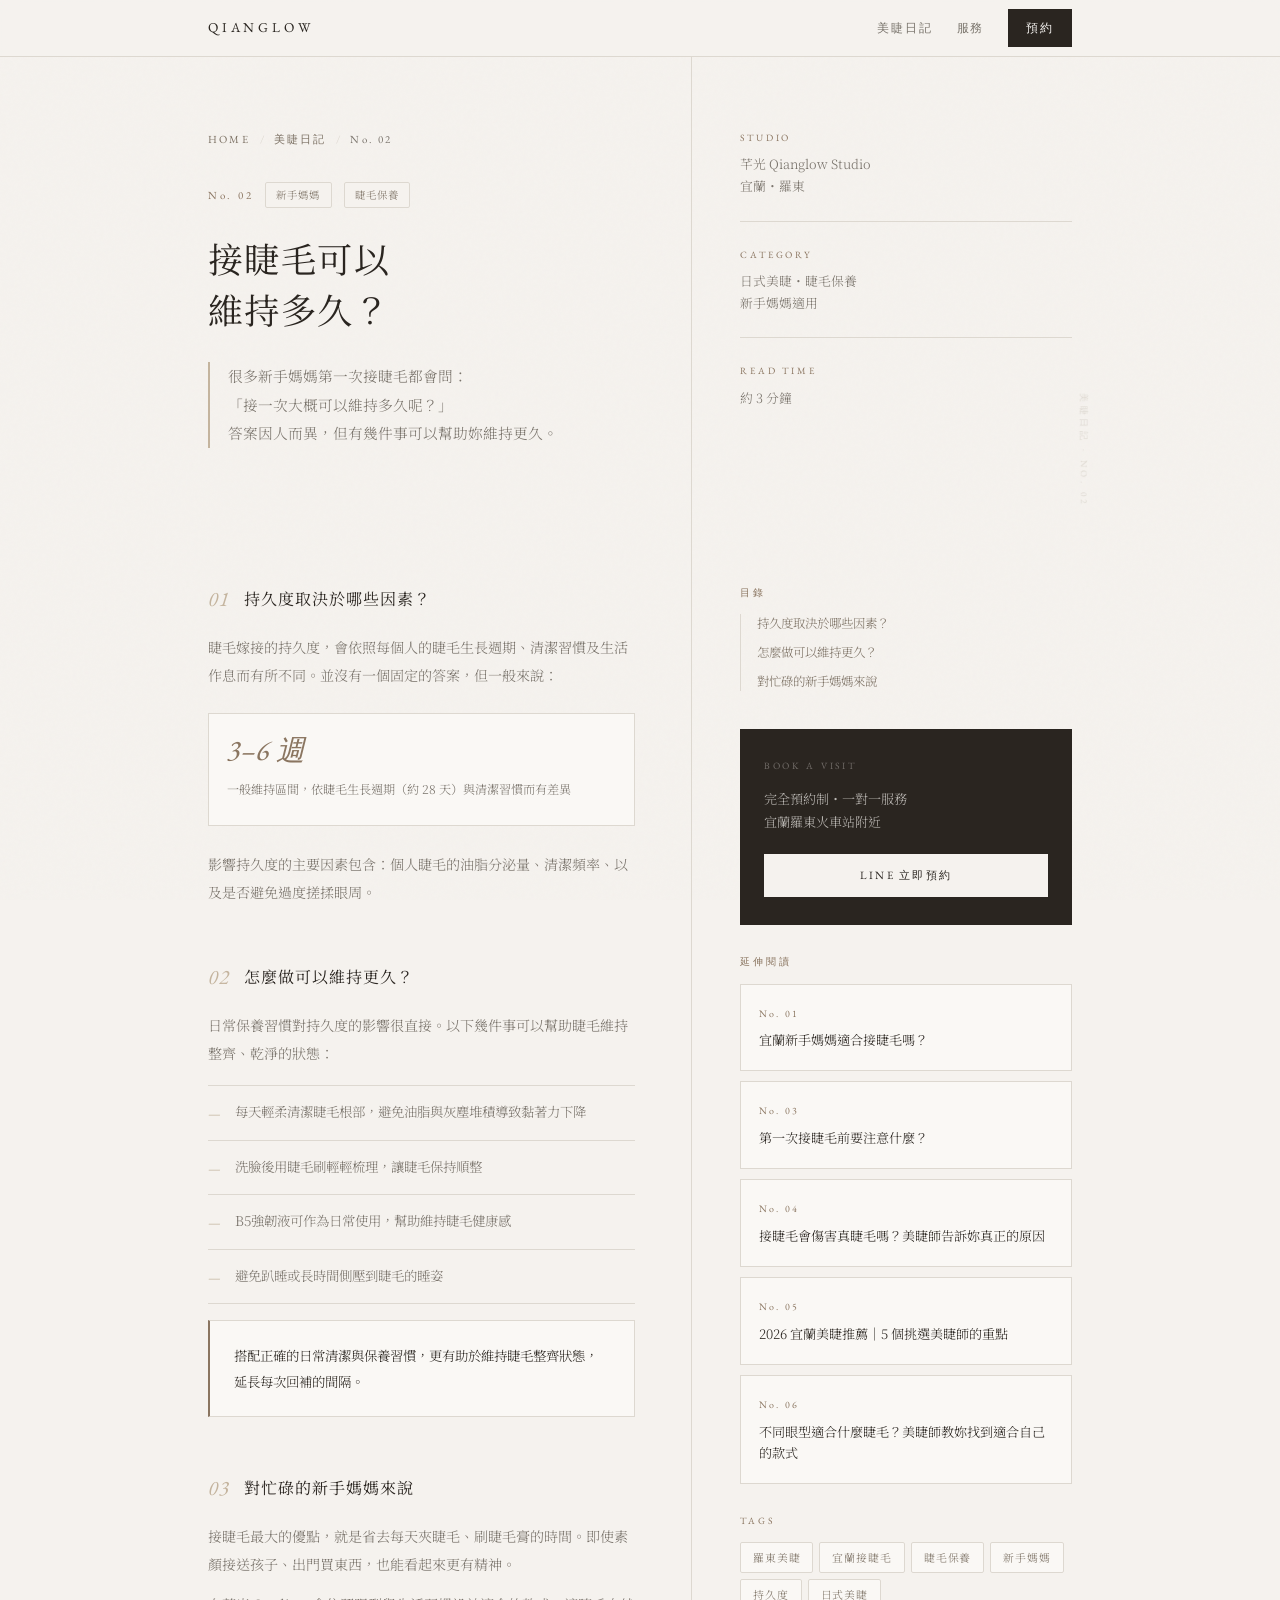
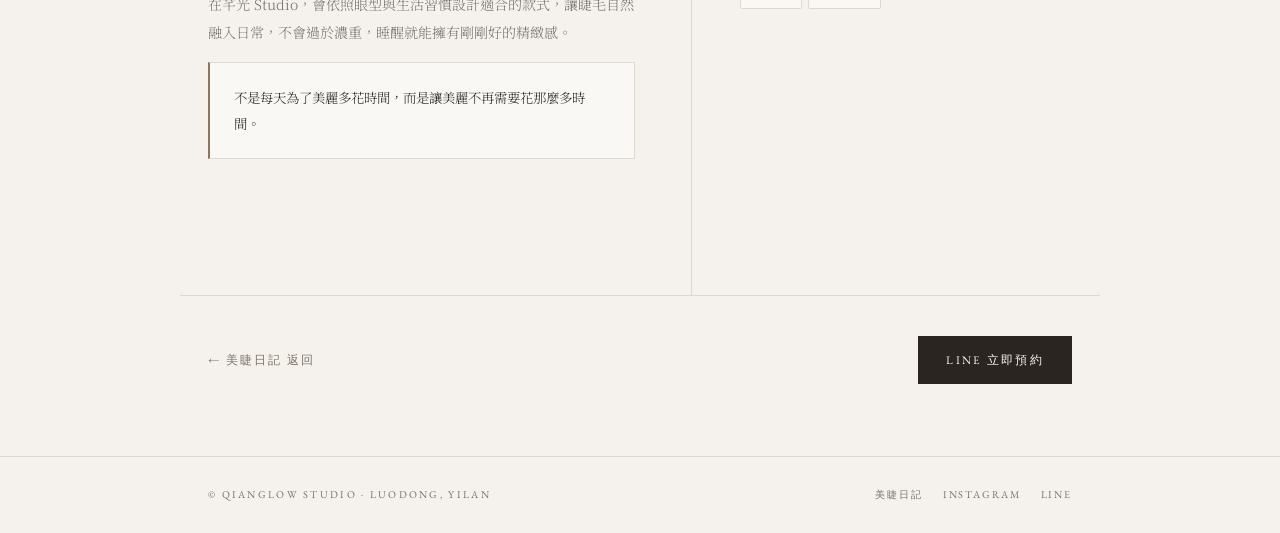
<file: lash-retention.html>
<!DOCTYPE html>
<html lang="zh-Hant">
<head><link rel="icon" href="/favicon.ico" sizes="any">
<link rel="icon" type="image/png" sizes="32x32" href="/favicon.png">
<link rel="apple-touch-icon" href="/favicon.png">
  <meta charset="UTF-8">
  <meta name="viewport" content="width=device-width, initial-scale=1.0">

  <!-- ── SEO ── -->
  <title>接睫毛可以維持多久？宜蘭羅東美睫師的保養建議｜芊光 Studio</title>
  <meta name="description" content="接睫毛可以維持多久？宜蘭羅東芊光 Studio 說明嫁接睫毛的持久度、日常保養方式，新手媽媽也適用。一對一完全預約制日式美睫。">
  <meta name="keywords" content="接睫毛可以維持多久,嫁接睫毛持久,宜蘭接睫毛,羅東接睫毛,睫毛持久度,日式美睫,新手媽媽接睫毛,睫毛保養,宜蘭美睫,羅東美睫">
  <link rel="canonical" href="https://qianglow.com/lash-retention.html">

  <!-- ── OG ── -->
  <meta property="og:type" content="article">
  <meta property="og:locale" content="zh_TW">
  <meta property="og:title" content="接睫毛可以維持多久？宜蘭羅東美睫師的保養建議｜芊光 Studio">
  <meta property="og:description" content="接睫毛可以維持多久？了解睫毛嫁接持久度、保養方式與日常維持技巧。宜蘭羅東芊光 Studio 日式美睫。">
  <meta property="og:url" content="https://qianglow.com/lash-retention.html">
  <meta property="og:site_name" content="芊光 Studio">
  <meta property="og:image" content="https://qianglow.com/lash-02.JPG">

  <!-- ── Twitter Card ── -->
  <meta name="twitter:card" content="summary_large_image">
  <meta name="twitter:title" content="接睫毛可以維持多久？宜蘭羅東日式美睫｜芊光 Studio">
  <meta name="twitter:description" content="接睫毛可以維持多久？了解睫毛嫁接持久度、保養方式與日常維持技巧。宜蘭羅東芊光 Studio。">
  <meta name="twitter:image" content="https://qianglow.com/lash-02.JPG">

  <!-- ── Fonts ── -->
  <link rel="preconnect" href="https://fonts.googleapis.com">
  <link href="https://fonts.googleapis.com/css2?family=Noto+Serif+TC:wght@300;400;500&family=EB+Garamond:ital,wght@0,500;1,400;1,500&display=swap" rel="stylesheet">

  <!-- ── Schema.org: BlogPosting ── -->
  <script type="application/ld+json">
  {
    "@context": "https://schema.org",
    "@type": "BlogPosting",
    "headline": "接睫毛可以維持多久？宜蘭羅東美睫師的保養建議｜芊光 Studio",
    "description": "接睫毛可以維持多久？芊光 Studio 說明睫毛嫁接持久度與日常保養方式。",
    "image": "https://qianglow.com/lash-02.JPG",
    "datePublished": "2026-06-10",
    "dateModified": "2026-06-10",
    "author": {
      "@type": "Organization",
      "name": "芊光 Studio",
      "url": "https://qianglow.com"
    },
    "publisher": {
      "@type": "Organization",
      "name": "芊光 Studio",
      "url": "https://qianglow.com"
    },
    "mainEntityOfPage": {
      "@type": "WebPage",
      "@id": "https://qianglow.com/lash-retention.html"
    },
    "inLanguage": "zh-TW",
    "about": {
      "@type": "LocalBusiness",
      "name": "芊光 Qianglow Studio",
      "aggregateRating": {
        "@type": "AggregateRating",
        "ratingValue": "5.0",
        "reviewCount": "4",
        "bestRating": "5"
      },
      "address": {
        "@type": "PostalAddress",
        "addressLocality": "羅東鎮",
        "addressRegion": "宜蘭縣",
        "addressCountry": "TW"
      }
    }
  }
  </script>

  <style>
    :root {
      --bg:       #f5f2ee;
      --bg-card:  #faf8f5;
      --ink:      #2a2520;
      --ink-light:#7a746c;
      --ink-faint:#7d7265;
      --accent:   #8a7560;
      --accent-lt:#c4b49e;
      --line:     #ddd8d0;
      --serif:    'Noto Serif TC', 'Georgia', serif;
      --roman:    'EB Garamond', 'Georgia', serif;
    }

    *, *::before, *::after { box-sizing: border-box; margin: 0; padding: 0; }
    html { font-size: 16px; scroll-behavior: smooth; }

    body {
      background: var(--bg);
      color: var(--ink);
      font-family: var(--serif);
      font-weight: 300;
      line-height: 1.9;
      -webkit-font-smoothing: antialiased;
    }

    body::before {
      content: '';
      position: fixed; inset: 0;
      background-image: url("data:image/svg+xml,%3Csvg viewBox='0 0 256 256' xmlns='http://www.w3.org/2000/svg'%3E%3Cfilter id='n'%3E%3CfeTurbulence type='fractalNoise' baseFrequency='0.9' numOctaves='4' stitchTiles='stitch'/%3E%3C/filter%3E%3Crect width='100%25' height='100%25' filter='url(%23n)' opacity='0.04'/%3E%3C/svg%3E");
      pointer-events: none; z-index: 0; opacity: 0.55;
    }

    .page { position: relative; z-index: 1; }

    .site-nav {
      position: sticky; top: 0; z-index: 100;
      background: rgba(245,242,238,0.92);
      backdrop-filter: blur(8px);
      -webkit-backdrop-filter: blur(8px);
      border-bottom: 1px solid var(--line);
    }

    .nav-inner {
      max-width: 920px; margin: 0 auto; padding: 0 28px;
      display: flex; align-items: center; justify-content: space-between;
      height: 56px;
    }

    .nav-logo {
      font-family: var(--roman);
      font-size: 0.85rem;
      letter-spacing: 0.28em;
      text-transform: uppercase;
      color: var(--ink);
      text-decoration: none;
    }

    .nav-right { display: flex; align-items: center; gap: 24px; }

    .nav-right a {
      text-decoration: none;
      font-family: var(--roman);
      font-size: 0.72rem;
      letter-spacing: 0.16em;
      text-transform: uppercase;
      color: var(--ink-light);
      transition: color 0.2s;
    }
    .nav-right a:hover { color: var(--accent); }

    .nav-book {
      color: var(--bg-card) !important;
      background: var(--ink);
      padding: 8px 18px;
      transition: background 0.25s !important;
    }
    .nav-book:hover { background: var(--accent) !important; }

    .article-hero {
      max-width: 920px; margin: 0 auto; padding: 0 28px;
      display: grid;
      grid-template-columns: 1fr 380px;
      gap: 0;
      align-items: stretch;
      animation: fadeUp 0.9s ease both;
    }

    .article-hero-text {
      padding: 72px 56px 72px 0;
      border-right: 1px solid var(--line);
    }

    .breadcrumb {
      display: flex; align-items: center; gap: 10px;
      margin-bottom: 32px;
    }

    .breadcrumb a {
      font-family: var(--roman);
      font-size: 0.68rem;
      letter-spacing: 0.2em;
      text-transform: uppercase;
      color: var(--ink-faint);
      text-decoration: none;
      transition: color 0.2s;
    }
    .breadcrumb a:hover { color: var(--accent); }

    .breadcrumb-sep { font-family: var(--roman); color: var(--line); font-size: 0.7rem; }

    .article-meta { display: flex; align-items: center; gap: 12px; margin-bottom: 24px; }

    .meta-no {
      font-family: var(--roman);
      font-size: 0.68rem;
      letter-spacing: 0.25em;
      color: var(--accent);
    }

    .meta-tag {
      font-size: 0.65rem;
      letter-spacing: 0.1em;
      color: var(--ink-faint);
      background: var(--bg);
      border: 1px solid var(--line);
      padding: 2px 10px;
      border-radius: 2px;
    }

    .article-h1 {
      font-size: clamp(1.5rem, 3.5vw, 2.2rem);
      font-weight: 400;
      letter-spacing: 0.04em;
      line-height: 1.45;
      margin-bottom: 28px;
    }

    .article-lead {
      font-size: 0.92rem;
      color: var(--ink-light);
      line-height: 1.95;
      padding-left: 18px;
      border-left: 2px solid var(--accent-lt);
    }

    .article-hero-side {
      padding: 72px 0 72px 48px;
      display: flex;
      flex-direction: column;
      justify-content: space-between;
    }

    .side-info { display: flex; flex-direction: column; gap: 24px; }

    .side-info-label {
      font-family: var(--roman);
      font-size: 0.6rem;
      letter-spacing: 0.3em;
      text-transform: uppercase;
      color: var(--accent);
      margin-bottom: 6px;
    }

    .side-info-value { font-size: 0.8rem; color: var(--ink-light); line-height: 1.7; }

    .side-rule { height: 1px; background: var(--line); }

    .article-wrap {
      max-width: 920px; margin: 0 auto; padding: 0 28px;
      display: grid;
      grid-template-columns: 1fr 380px;
      gap: 0;
      align-items: start;
    }

    .article-body {
      padding: 64px 56px 80px 0;
      border-right: 1px solid var(--line);
    }

    .body-section {
      margin-bottom: 56px;
      animation: fadeUp 0.7s ease both;
      scroll-margin-top: 80px;
    }
    .body-section:nth-child(1) { animation-delay: 0.10s; }
    .body-section:nth-child(2) { animation-delay: 0.18s; }
    .body-section:nth-child(3) { animation-delay: 0.26s; }

    .body-section h2 {
      font-size: 1.0rem;
      font-weight: 400;
      letter-spacing: 0.06em;
      color: var(--ink);
      margin-bottom: 18px;
      display: flex;
      align-items: center;
      gap: 14px;
    }

    .body-section h2::before {
      content: attr(data-no);
      font-family: var(--roman);
      font-style: italic;
      font-size: 1.3rem;
      color: var(--accent-lt);
      line-height: 1;
      flex-shrink: 0;
    }

    .body-section p {
      font-size: 0.88rem;
      color: var(--ink-light);
      line-height: 2.0;
      margin-bottom: 12px;
    }
    .body-section p:last-child { margin-bottom: 0; }

    .stat-cards {
      display: grid;
      grid-template-columns: repeat(3, 1fr);
      gap: 2px;
      margin: 24px 0;
    }

    .stat-card {
      background: var(--bg-card);
      border: 1px solid var(--line);
      padding: 22px 18px;
    }

    .stat-no {
      font-family: var(--roman);
      font-style: italic;
      font-size: 1.8rem;
      color: var(--accent);
      line-height: 1;
      margin-bottom: 8px;
      display: block;
    }

    .stat-label { font-size: 0.76rem; color: var(--ink-light); line-height: 1.6; }

    .body-highlight {
      background: var(--bg-card);
      border: 1px solid var(--line);
      border-left: 2px solid var(--accent);
      padding: 22px 24px;
      margin-top: 16px;
    }

    .body-highlight p {
      font-size: 0.84rem;
      color: var(--ink);
      line-height: 1.9;
      margin: 0;
    }

    .tip-list {
      list-style: none;
      margin-top: 18px;
      border-top: 1px solid var(--line);
    }

    .tip-list li {
      display: flex;
      align-items: flex-start;
      gap: 14px;
      padding: 14px 0;
      border-bottom: 1px solid var(--line);
      font-size: 0.84rem;
      color: var(--ink-light);
      line-height: 1.75;
    }

    .tip-list li::before {
      content: '—';
      font-family: var(--roman);
      color: var(--accent-lt);
      flex-shrink: 0;
      margin-top: 2px;
    }

    .article-sidebar { padding: 64px 0 80px 48px; }

    .sidebar-sticky {
      position: sticky;
      top: 80px;
      display: flex;
      flex-direction: column;
      gap: 28px;
    }

    .sidebar-block { animation: fadeUp 0.8s ease 0.3s both; }

    .sidebar-label {
      font-family: var(--roman);
      font-size: 0.6rem;
      letter-spacing: 0.3em;
      text-transform: uppercase;
      color: var(--accent);
      margin-bottom: 12px;
    }

    .toc-list {
      list-style: none;
      border-left: 1px solid var(--line);
      padding-left: 16px;
    }

    .toc-list li { margin-bottom: 10px; }

    .toc-list a {
      text-decoration: none;
      font-size: 0.78rem;
      color: var(--ink-faint);
      line-height: 1.5;
      transition: color 0.2s;
      display: block;
    }
    .toc-list a:hover { color: var(--accent); }

    .sidebar-cta { background: var(--ink); padding: 28px 24px; }

    .sidebar-cta-label {
      font-family: var(--roman);
      font-size: 0.6rem;
      letter-spacing: 0.28em;
      text-transform: uppercase;
      color: rgba(245,242,238,0.35);
      margin-bottom: 12px;
    }

    .sidebar-cta-text {
      font-size: 0.82rem;
      color: rgba(245,242,238,0.72);
      line-height: 1.8;
      margin-bottom: 20px;
    }

    .sidebar-cta-btn {
      display: block;
      text-align: center;
      text-decoration: none;
      color: var(--ink);
      background: var(--bg);
      padding: 11px 0;
      font-family: var(--roman);
      font-size: 0.7rem;
      letter-spacing: 0.2em;
      text-transform: uppercase;
      transition: background 0.25s, color 0.25s;
    }
    .sidebar-cta-btn:hover { background: var(--accent); color: var(--bg); }

    .sidebar-tags { display: flex; flex-wrap: wrap; gap: 6px; }

    .tag {
      font-size: 0.68rem;
      letter-spacing: 0.08em;
      color: var(--ink-faint);
      background: var(--bg-card);
      border: 1px solid var(--line);
      padding: 4px 12px;
      border-radius: 2px;
    }

    .related-list { display: flex; flex-direction: column; gap: 10px; }

    .related-card {
      display: block;
      text-decoration: none;
      background: var(--bg-card);
      border: 1px solid var(--line);
      padding: 20px 18px;
      position: relative;
      overflow: hidden;
      transition: border-color 0.25s, transform 0.25s;
    }
    .related-card::before {
      content: '';
      position: absolute; left: 0; top: 0; bottom: 0;
      width: 2px; background: var(--accent);
      transform: scaleY(0); transform-origin: bottom;
      transition: transform 0.3s;
    }
    .related-card:hover { border-color: #c8bfb4; transform: translateX(3px); }
    .related-card:hover::before { transform: scaleY(1); }
    .related-no {
      font-family: var(--roman);
      font-size: 0.62rem;
      letter-spacing: 0.22em;
      color: var(--accent);
      margin-bottom: 6px;
    }
    .related-title { font-size: 0.82rem; color: var(--ink); line-height: 1.6; }

    .article-footer {
      max-width: 920px; margin: 0 auto; padding: 40px 28px 72px;
      border-top: 1px solid var(--line);
      display: flex;
      align-items: center;
      justify-content: space-between;
      flex-wrap: wrap;
      gap: 20px;
    }

    .footer-nav-link {
      text-decoration: none;
      font-family: var(--roman);
      font-size: 0.72rem;
      letter-spacing: 0.18em;
      text-transform: uppercase;
      color: var(--ink-faint);
      transition: color 0.2s;
    }
    .footer-nav-link:hover { color: var(--accent); }

    .btn-line-article {
      text-decoration: none;
      color: var(--bg-card);
      background: var(--ink);
      padding: 13px 28px;
      font-family: var(--roman);
      font-size: 0.72rem;
      letter-spacing: 0.2em;
      text-transform: uppercase;
      transition: background 0.25s;
    }
    .btn-line-article:hover { background: var(--accent); }

    .site-footer { border-top: 1px solid var(--line); padding: 28px 0; }

    .site-footer-inner {
      max-width: 920px; margin: 0 auto; padding: 0 28px;
      display: flex; align-items: center; justify-content: space-between;
      flex-wrap: wrap; gap: 12px;
    }

    .footer-copy {
      font-family: var(--roman);
      font-size: 0.65rem;
      letter-spacing: 0.22em;
      text-transform: uppercase;
      color: var(--ink-faint);
    }

    .footer-links { display: flex; gap: 20px; }

    .footer-links a {
      text-decoration: none;
      font-family: var(--roman);
      font-size: 0.65rem;
      letter-spacing: 0.18em;
      text-transform: uppercase;
      color: var(--ink-faint);
      transition: color 0.2s;
    }
    .footer-links a:hover { color: var(--accent); }

    .deco-vertical {
      position: fixed;
      right: max(16px, calc(50vw - 500px));
      top: 50%;
      transform: translateY(-50%) rotate(90deg);
      font-family: var(--roman);
      font-size: 0.58rem;
      letter-spacing: 0.38em;
      text-transform: uppercase;
      color: var(--line);
      white-space: nowrap;
      pointer-events: none;
      user-select: none;
      z-index: 2;
    }

    @keyframes fadeUp {
      from { opacity: 0; transform: translateY(18px); }
      to   { opacity: 1; transform: translateY(0); }
    }

    @media (max-width: 700px) {
      .deco-vertical { display: none; }
      .article-hero, .article-wrap { grid-template-columns: 1fr; }
      .article-hero-text { padding: 48px 0 32px; border-right: none; border-bottom: 1px solid var(--line); }
      .article-hero-side { padding: 32px 0 40px; flex-direction: row; flex-wrap: wrap; gap: 24px; }
      .side-rule { display: none; }
      .article-body { padding: 48px 0 40px; border-right: none; border-bottom: 1px solid var(--line); }
      .article-sidebar { padding: 32px 0 40px; }
      .sidebar-sticky { position: static; }
      .stat-cards { grid-template-columns: 1fr; }
    }
  </style>
</head>
<body>

<div class="deco-vertical">美睫日記 · No. 02</div>

<header class="site-nav">
  <div class="nav-inner">
    <a href="https://qianglow.com/index.html" class="nav-logo">Qianglow</a>
    <div class="nav-right">
      <a href="https://qianglow.com/journal.html">美睫日記</a>
      <a href="https://qianglow.com/index.html#menu">服務</a>
      <a class="nav-book" href="https://lin.ee/WfphLRG">預約</a>
    </div>
  </div>
</header>

<main class="page">

  <div class="article-hero">
    <div class="article-hero-text">
      <nav class="breadcrumb">
        <a href="https://qianglow.com/index.html">Home</a>
        <span class="breadcrumb-sep">/</span>
        <a href="https://qianglow.com/journal.html">美睫日記</a>
        <span class="breadcrumb-sep">/</span>
        <span style="color:var(--ink-light);font-family:var(--roman);font-size:0.68rem;letter-spacing:0.2em;">No. 02</span>
      </nav>

      <div class="article-meta">
        <span class="meta-no">No. 02</span>
        <span class="meta-tag">新手媽媽</span>
        <span class="meta-tag">睫毛保養</span>
      </div>

      <h1 class="article-h1">接睫毛可以<br>維持多久？</h1>

      <p class="article-lead">
        很多新手媽媽第一次接睫毛都會問：<br>
        「接一次大概可以維持多久呢？」<br>
        答案因人而異，但有幾件事可以幫助妳維持更久。
      </p>
    </div>

    <div class="article-hero-side">
      <div class="side-info">
        <div>
          <p class="side-info-label">Studio</p>
          <p class="side-info-value">芊光 Qianglow Studio<br>宜蘭・羅東</p>
        </div>
        <div class="side-rule"></div>
        <div>
          <p class="side-info-label">Category</p>
          <p class="side-info-value">日式美睫・睫毛保養<br>新手媽媽適用</p>
        </div>
        <div class="side-rule"></div>
        <div>
          <p class="side-info-label">Read Time</p>
          <p class="side-info-value">約 3 分鐘</p>
        </div>
      </div>
    </div>
  </div>

  <div class="article-wrap">
    <article class="article-body">

      <div class="body-section" id="s1">
        <h2 data-no="01">持久度取決於哪些因素？</h2>
        <p>睫毛嫁接的持久度，會依照每個人的睫毛生長週期、清潔習慣及生活作息而有所不同。並沒有一個固定的答案，但一般來說：</p>

        <div class="stat-cards" style="grid-template-columns: 1fr;">
          <div class="stat-card">
            <span class="stat-no">3–6 週</span>
            <span class="stat-label">一般維持區間，依睫毛生長週期（約 28 天）與清潔習慣而有差異</span>
          </div>
        </div>

        <p>影響持久度的主要因素包含：個人睫毛的油脂分泌量、清潔頻率、以及是否避免過度搓揉眼周。</p>
      </div>

      <div class="body-section" id="s2">
        <h2 data-no="02">怎麼做可以維持更久？</h2>
        <p>日常保養習慣對持久度的影響很直接。以下幾件事可以幫助睫毛維持整齊、乾淨的狀態：</p>

        <ul class="tip-list">
          <li>每天輕柔清潔睫毛根部，避免油脂與灰塵堆積導致黏著力下降</li>
          <li>洗臉後用睫毛刷輕輕梳理，讓睫毛保持順整</li>
          <li>B5強韌液可作為日常使用，幫助維持睫毛健康感</li>
          <li>避免趴睡或長時間側壓到睫毛的睡姿</li>
        </ul>

        <div class="body-highlight">
          <p>搭配正確的日常清潔與保養習慣，更有助於維持睫毛整齊狀態，延長每次回補的間隔。</p>
        </div>
      </div>

      <div class="body-section" id="s3">
        <h2 data-no="03">對忙碌的新手媽媽來說</h2>
        <p>接睫毛最大的優點，就是省去每天夾睫毛、刷睫毛膏的時間。即使素顏接送孩子、出門買東西，也能看起來更有精神。</p>
        <p>在芊光 Studio，會依照眼型與生活習慣設計適合的款式，讓睫毛自然融入日常，不會過於濃重，睡醒就能擁有剛剛好的精緻感。</p>

        <div class="body-highlight">
          <p>不是每天為了美麗多花時間，而是讓美麗不再需要花那麼多時間。</p>
        </div>
      </div>

    </article>

    <aside class="article-sidebar">
      <div class="sidebar-sticky">

        <div class="sidebar-block">
          <p class="sidebar-label">目錄</p>
          <ul class="toc-list">
            <li><a href="#s1">持久度取決於哪些因素？</a></li>
            <li><a href="#s2">怎麼做可以維持更久？</a></li>
            <li><a href="#s3">對忙碌的新手媽媽來說</a></li>
          </ul>
        </div>

        <div class="sidebar-block">
          <div class="sidebar-cta">
            <p class="sidebar-cta-label">Book a Visit</p>
            <p class="sidebar-cta-text">完全預約制・一對一服務<br>宜蘭羅東火車站附近</p>
            <a class="sidebar-cta-btn" href="https://lin.ee/WfphLRG">LINE 立即預約</a>
          </div>
        </div>

        <div class="sidebar-block">
          <p class="sidebar-label">延伸閱讀</p>
          <div class="related-list">
            <a class="related-card" href="https://qianglow.com/new-mom-lashes.html">
              <p class="related-no">No. 01</p>
              <p class="related-title">宜蘭新手媽媽適合接睫毛嗎？</p>
            </a>
            <a class="related-card" href="https://qianglow.com/first-lash-tips.html">
              <p class="related-no">No. 03</p>
              <p class="related-title">第一次接睫毛前要注意什麼？</p>
            </a>
            <a class="related-card" href="https://qianglow.com/lash-damage-truth.html">
              <p class="related-no">No. 04</p>
              <p class="related-title">接睫毛會傷害真睫毛嗎？美睫師告訴妳真正的原因</p>
            </a>
            <a class="related-card" href="https://qianglow.com/lash-studio-guide.html">
              <p class="related-no">No. 05</p>
              <p class="related-title">2026 宜蘭美睫推薦｜5 個挑選美睫師的重點</p>
            </a>
            <a class="related-card" href="https://qianglow.com/lash-eye-shape-guide.html">
              <p class="related-no">No. 06</p>
              <p class="related-title">不同眼型適合什麼睫毛？美睫師教妳找到適合自己的款式</p>
            </a>
          </div>
        </div>

        <div class="sidebar-block">
          <p class="sidebar-label">Tags</p>
          <div class="sidebar-tags">
            <span class="tag">羅東美睫</span>
            <span class="tag">宜蘭接睫毛</span>
            <span class="tag">睫毛保養</span>
            <span class="tag">新手媽媽</span>
            <span class="tag">持久度</span>
            <span class="tag">日式美睫</span>
          </div>
        </div>

      </div>
    </aside>
  </div>

  <div class="article-footer">
    <a class="footer-nav-link" href="https://qianglow.com/journal.html">← 美睫日記 返回</a>
    <a class="btn-line-article" href="https://lin.ee/WfphLRG">LINE 立即預約</a>
  </div>

</main>

<footer class="site-footer">
  <div class="site-footer-inner">
    <span class="footer-copy">© Qianglow Studio · Luodong, Yilan</span>
    <div class="footer-links">
      <a href="https://qianglow.com/journal.html">美睫日記</a>
      <a href="https://www.instagram.com/qianglow.studio" target="_blank">Instagram</a>
      <a href="https://lin.ee/WfphLRG" target="_blank">LINE</a>
    </div>
  </div>
</footer>

</body>
</html>
</file>
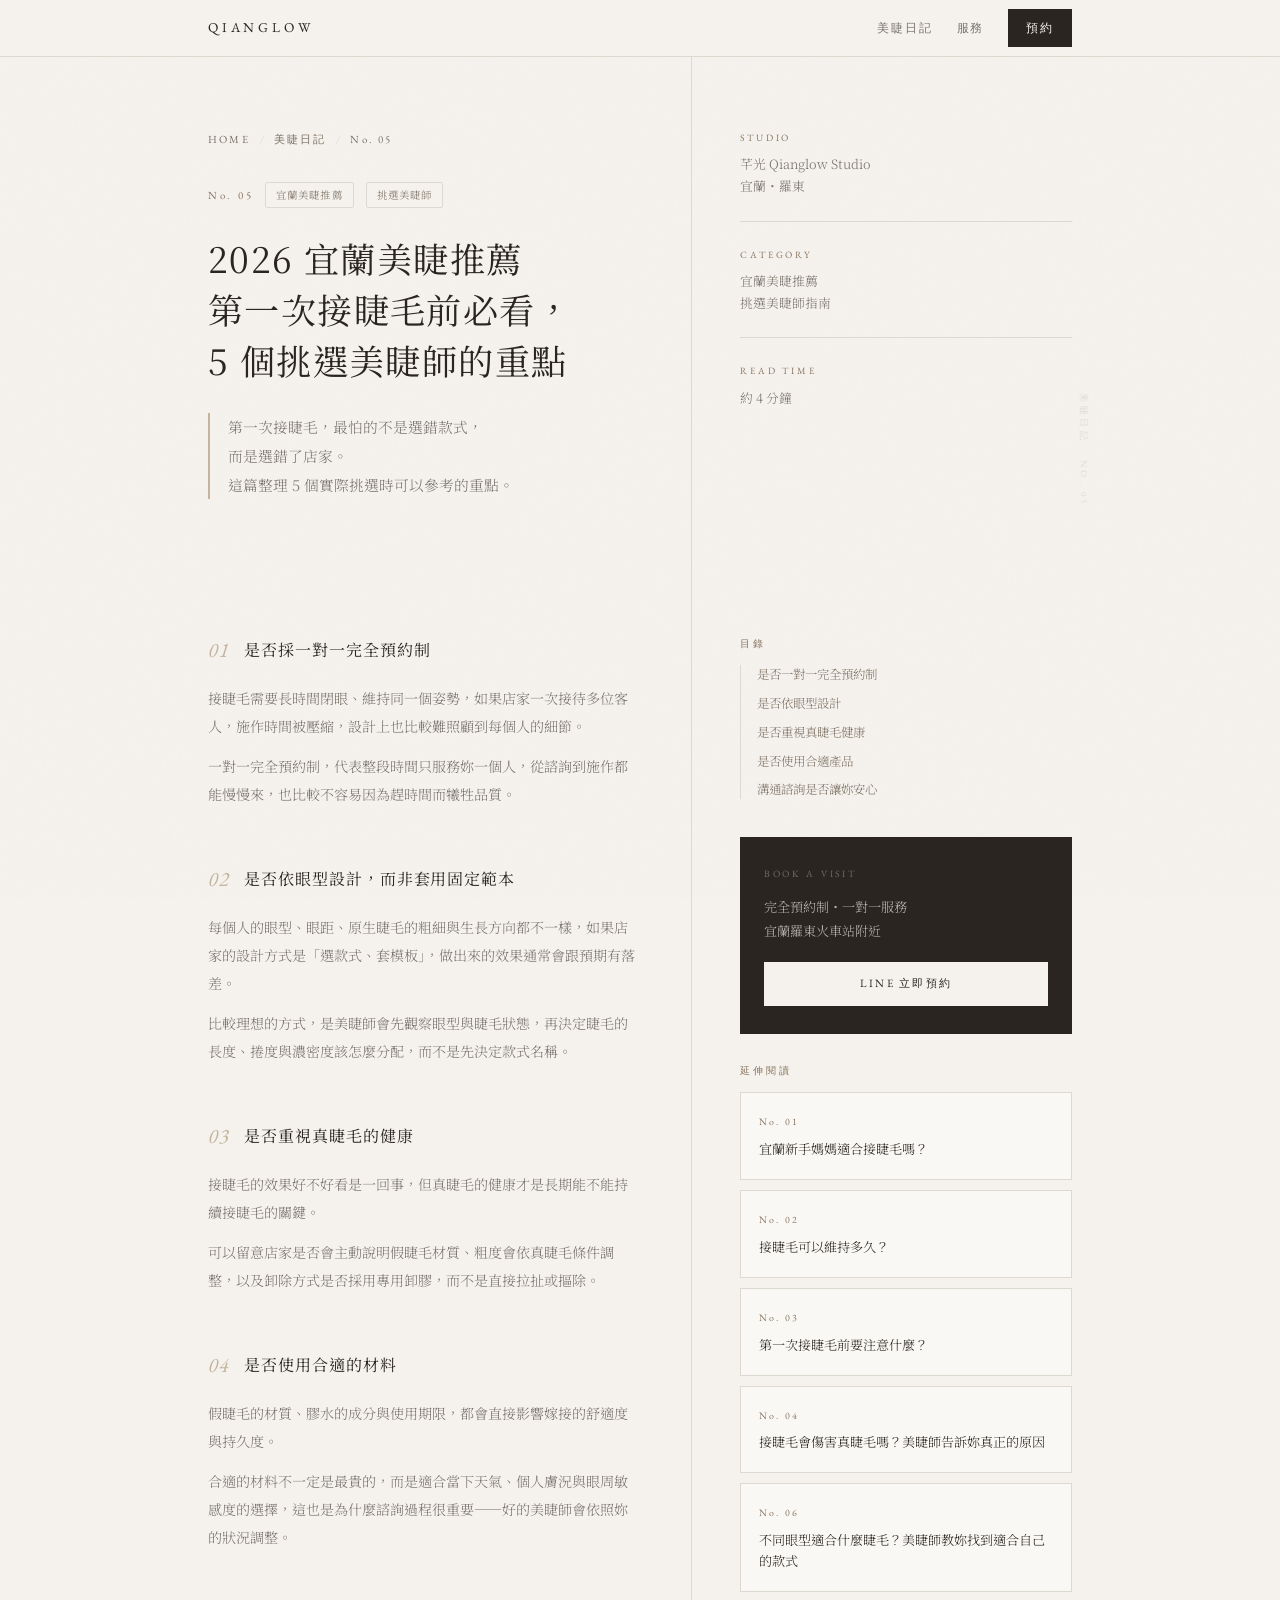
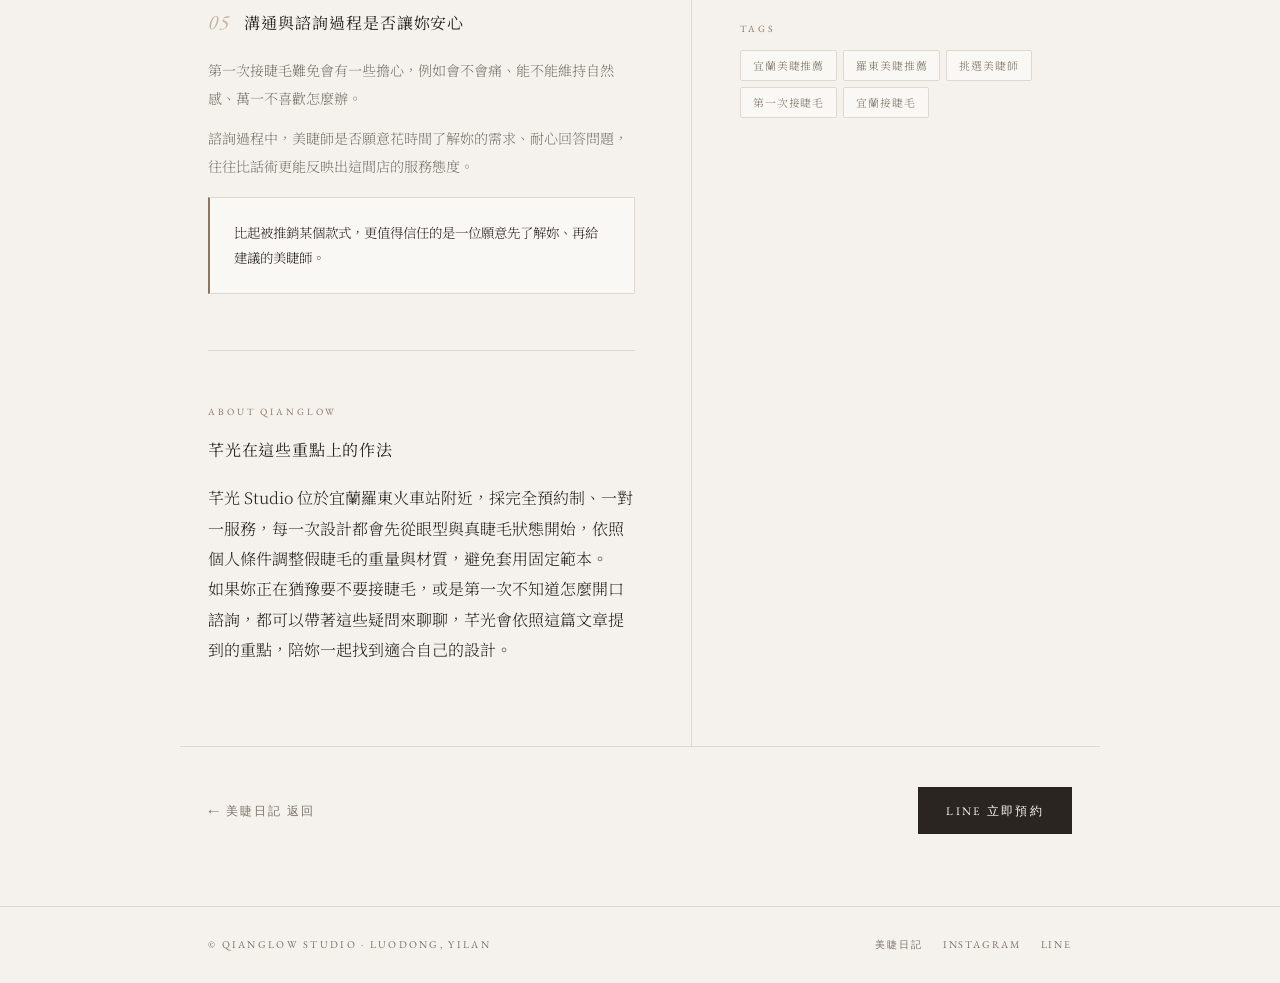
<file: lash-studio-guide.html>
<!DOCTYPE html>
<html lang="zh-Hant">
<head><link rel="icon" href="/favicon.ico" sizes="any">
<link rel="icon" type="image/png" sizes="32x32" href="/favicon.png">
<link rel="apple-touch-icon" href="/favicon.png">
  <meta charset="UTF-8">
  <meta name="viewport" content="width=device-width, initial-scale=1.0">

  <!-- ── SEO ── -->
  <title>2026 宜蘭美睫推薦｜第一次接睫毛前必看，5 個挑選美睫師的重點｜芊光 Studio</title>
  <meta name="description" content="第一次接睫毛不知道怎麼選店家？整理 5 個挑選美睫師的重點：是否一對一服務、是否依眼型設計、是否重視真睫毛健康、是否使用合適材料。宜蘭羅東美睫推薦。">
  <meta name="keywords" content="宜蘭美睫推薦,羅東美睫推薦,挑選美睫師,第一次接睫毛,宜蘭接睫毛,羅東接睫毛,日式美睫">
  <link rel="canonical" href="https://qianglow.com/lash-studio-guide.html">

  <!-- ── OG ── -->
  <meta property="og:type" content="article">
  <meta property="og:locale" content="zh_TW">
  <meta property="og:title" content="2026 宜蘭美睫推薦｜5 個挑選美睫師的重點｜芊光 Studio">
  <meta property="og:description" content="第一次接睫毛不知道怎麼選店家？整理 5 個挑選美睫師的重點，讓妳預約前心裡有底。宜蘭羅東美睫推薦。">
  <meta property="og:url" content="https://qianglow.com/lash-studio-guide.html">
  <meta property="og:site_name" content="芊光 Studio">
  <meta property="og:image" content="https://qianglow.com/lash-01.JPG">

  <!-- ── Twitter Card ── -->
  <meta name="twitter:card" content="summary_large_image">
  <meta name="twitter:title" content="2026 宜蘭美睫推薦｜5 個挑選美睫師的重點｜芊光 Studio">
  <meta name="twitter:description" content="第一次接睫毛不知道怎麼選店家？整理 5 個挑選美睫師的重點，讓妳預約前心裡有底。">
  <meta name="twitter:image" content="https://qianglow.com/lash-01.JPG">

  <!-- ── Fonts ── -->
  <link rel="preconnect" href="https://fonts.googleapis.com">
  <link href="https://fonts.googleapis.com/css2?family=Noto+Serif+TC:wght@300;400;500&family=EB+Garamond:ital,wght@0,400;0,500;1,400;1,500&display=swap" rel="stylesheet">

  <!-- ── Schema.org: BlogPosting ── -->
  <script type="application/ld+json">
  {
    "@context": "https://schema.org",
    "@type": "BlogPosting",
    "headline": "2026 宜蘭美睫推薦｜第一次接睫毛前必看，5 個挑選美睫師的重點",
    "description": "第一次接睫毛不知道怎麼選店家？整理 5 個挑選美睫師的重點，讓妳預約前心裡有底。宜蘭羅東美睫推薦。",
    "image": "https://qianglow.com/lash-01.JPG",
    "datePublished": "2026-07-24",
    "dateModified": "2026-07-24",
    "author": {
      "@type": "Organization",
      "name": "芊光 Studio",
      "url": "https://qianglow.com"
    },
    "publisher": {
      "@type": "Organization",
      "name": "芊光 Studio",
      "url": "https://qianglow.com"
    },
    "mainEntityOfPage": {
      "@type": "WebPage",
      "@id": "https://qianglow.com/lash-studio-guide.html"
    },
    "inLanguage": "zh-TW",
    "about": {
      "@type": "LocalBusiness",
      "name": "芊光 Qianglow Studio",
      "aggregateRating": {
        "@type": "AggregateRating",
        "ratingValue": "5.0",
        "reviewCount": "4",
        "bestRating": "5"
      },
      "address": {
        "@type": "PostalAddress",
        "addressLocality": "羅東鎮",
        "addressRegion": "宜蘭縣",
        "addressCountry": "TW"
      }
    }
  }
  </script>

  <style>
    :root {
      --bg:       #f5f2ee;
      --bg-card:  #faf8f5;
      --ink:      #2a2520;
      --ink-light:#7a746c;
      --ink-faint:#7d7265;
      --accent:   #8a7560;
      --accent-lt:#c4b49e;
      --line:     #ddd8d0;
      --serif:    'Noto Serif TC', 'Georgia', serif;
      --roman:    'EB Garamond', 'Georgia', serif;
    }

    *, *::before, *::after { box-sizing: border-box; margin: 0; padding: 0; }
    html { font-size: 16px; scroll-behavior: smooth; }

    body {
      background: var(--bg);
      color: var(--ink);
      font-family: var(--serif);
      font-weight: 300;
      line-height: 1.9;
      -webkit-font-smoothing: antialiased;
    }

    body::before {
      content: '';
      position: fixed; inset: 0;
      background-image: url("data:image/svg+xml,%3Csvg viewBox='0 0 256 256' xmlns='http://www.w3.org/2000/svg'%3E%3Cfilter id='n'%3E%3CfeTurbulence type='fractalNoise' baseFrequency='0.9' numOctaves='4' stitchTiles='stitch'/%3E%3C/filter%3E%3Crect width='100%25' height='100%25' filter='url(%23n)' opacity='0.04'/%3E%3C/svg%3E");
      pointer-events: none; z-index: 0; opacity: 0.55;
    }

    .page { position: relative; z-index: 1; }

    .site-nav {
      position: sticky; top: 0; z-index: 100;
      background: rgba(245,242,238,0.92);
      backdrop-filter: blur(8px);
      -webkit-backdrop-filter: blur(8px);
      border-bottom: 1px solid var(--line);
    }

    .nav-inner {
      max-width: 920px; margin: 0 auto; padding: 0 28px;
      display: flex; align-items: center; justify-content: space-between;
      height: 56px;
    }

    .nav-logo {
      font-family: var(--roman);
      font-size: 0.85rem;
      letter-spacing: 0.28em;
      text-transform: uppercase;
      color: var(--ink);
      text-decoration: none;
    }

    .nav-right { display: flex; align-items: center; gap: 24px; }

    .nav-right a {
      text-decoration: none;
      font-family: var(--roman);
      font-size: 0.72rem;
      letter-spacing: 0.16em;
      text-transform: uppercase;
      color: var(--ink-light);
      transition: color 0.2s;
    }
    .nav-right a:hover { color: var(--accent); }

    .nav-book {
      color: var(--bg-card) !important;
      background: var(--ink);
      padding: 8px 18px;
      transition: background 0.25s !important;
    }
    .nav-book:hover { background: var(--accent) !important; }

    .article-hero {
      max-width: 920px; margin: 0 auto; padding: 0 28px;
      display: grid;
      grid-template-columns: 1fr 380px;
      gap: 0;
      align-items: stretch;
      animation: fadeUp 0.9s ease both;
    }

    .article-hero-text {
      padding: 72px 56px 72px 0;
      border-right: 1px solid var(--line);
    }

    .breadcrumb {
      display: flex; align-items: center; gap: 10px;
      margin-bottom: 32px;
    }

    .breadcrumb a {
      font-family: var(--roman);
      font-size: 0.68rem;
      letter-spacing: 0.2em;
      text-transform: uppercase;
      color: var(--ink-faint);
      text-decoration: none;
      transition: color 0.2s;
    }
    .breadcrumb a:hover { color: var(--accent); }

    .breadcrumb-sep {
      font-family: var(--roman);
      color: var(--line);
      font-size: 0.7rem;
    }

    .article-meta {
      display: flex; align-items: center; gap: 12px;
      margin-bottom: 24px;
    }

    .meta-no {
      font-family: var(--roman);
      font-size: 0.68rem;
      letter-spacing: 0.25em;
      color: var(--accent);
    }

    .meta-tag {
      font-size: 0.65rem;
      letter-spacing: 0.1em;
      color: var(--ink-faint);
      background: var(--bg);
      border: 1px solid var(--line);
      padding: 2px 10px;
      border-radius: 2px;
    }

    .article-h1 {
      font-size: clamp(1.5rem, 3.5vw, 2.2rem);
      font-weight: 400;
      letter-spacing: 0.04em;
      line-height: 1.45;
      margin-bottom: 28px;
    }

    .article-lead {
      font-size: 0.92rem;
      color: var(--ink-light);
      line-height: 1.95;
      padding-left: 18px;
      border-left: 2px solid var(--accent-lt);
    }

    .article-hero-side {
      padding: 72px 0 72px 48px;
      display: flex;
      flex-direction: column;
      justify-content: space-between;
    }

    .side-info { display: flex; flex-direction: column; gap: 24px; }

    .side-info-label {
      font-family: var(--roman);
      font-size: 0.6rem;
      letter-spacing: 0.3em;
      text-transform: uppercase;
      color: var(--accent);
      margin-bottom: 6px;
    }

    .side-info-value {
      font-size: 0.8rem;
      color: var(--ink-light);
      line-height: 1.7;
    }

    .side-rule { height: 1px; background: var(--line); }

    .article-wrap {
      max-width: 920px; margin: 0 auto; padding: 0 28px;
      display: grid;
      grid-template-columns: 1fr 380px;
      gap: 0;
      align-items: start;
    }

    .article-body {
      padding: 64px 56px 80px 0;
      border-right: 1px solid var(--line);
    }

    .body-section {
      margin-bottom: 56px;
      animation: fadeUp 0.7s ease both;
      scroll-margin-top: 80px;
    }
    .body-section:nth-child(1) { animation-delay: 0.1s; }
    .body-section:nth-child(2) { animation-delay: 0.16s; }
    .body-section:nth-child(3) { animation-delay: 0.22s; }
    .body-section:nth-child(4) { animation-delay: 0.28s; }
    .body-section:nth-child(5) { animation-delay: 0.34s; }
    .body-section:nth-child(6) { animation-delay: 0.40s; }

    .body-section h2 {
      font-size: 1.0rem;
      font-weight: 400;
      letter-spacing: 0.06em;
      color: var(--ink);
      margin-bottom: 18px;
      display: flex;
      align-items: center;
      gap: 14px;
    }

    .body-section h2::before {
      content: attr(data-no);
      font-family: var(--roman);
      font-style: italic;
      font-size: 1.3rem;
      color: var(--accent-lt);
      line-height: 1;
      flex-shrink: 0;
    }

    .body-section p {
      font-size: 0.88rem;
      color: var(--ink-light);
      line-height: 2.0;
      margin-bottom: 12px;
    }
    .body-section p:last-child { margin-bottom: 0; }

    .body-highlight {
      background: var(--bg-card);
      border: 1px solid var(--line);
      border-left: 2px solid var(--accent);
      padding: 22px 24px;
      margin-top: 16px;
    }

    .body-highlight p {
      font-size: 0.84rem;
      color: var(--ink);
      line-height: 1.9;
      margin: 0;
    }

    .body-section-closing {
      margin-bottom: 0;
      padding-top: 52px;
      border-top: 1px solid var(--line);
      animation: fadeUp 0.7s ease 0.46s both;
      scroll-margin-top: 80px;
    }

    .closing-label {
      font-family: var(--roman);
      font-size: 0.6rem;
      letter-spacing: 0.3em;
      text-transform: uppercase;
      color: var(--accent);
      margin-bottom: 14px;
    }

    .closing-h2 {
      font-size: 1.0rem;
      font-weight: 400;
      letter-spacing: 0.05em;
      color: var(--ink);
      margin-bottom: 18px;
    }

    .article-sidebar { padding: 64px 0 80px 48px; }

    .sidebar-sticky {
      position: sticky;
      top: 80px;
      display: flex;
      flex-direction: column;
      gap: 28px;
    }

    .sidebar-block { animation: fadeUp 0.8s ease 0.3s both; }

    .sidebar-label {
      font-family: var(--roman);
      font-size: 0.6rem;
      letter-spacing: 0.3em;
      text-transform: uppercase;
      color: var(--accent);
      margin-bottom: 12px;
    }

    .toc-list {
      list-style: none;
      border-left: 1px solid var(--line);
      padding-left: 16px;
    }

    .toc-list li { margin-bottom: 10px; }

    .toc-list a {
      text-decoration: none;
      font-size: 0.78rem;
      color: var(--ink-faint);
      line-height: 1.5;
      transition: color 0.2s;
      display: block;
    }
    .toc-list a:hover { color: var(--accent); }

    .sidebar-cta { background: var(--ink); padding: 28px 24px; }

    .sidebar-cta-label {
      font-family: var(--roman);
      font-size: 0.6rem;
      letter-spacing: 0.28em;
      text-transform: uppercase;
      color: rgba(245,242,238,0.35);
      margin-bottom: 12px;
    }

    .sidebar-cta-text {
      font-size: 0.82rem;
      color: rgba(245,242,238,0.72);
      line-height: 1.8;
      margin-bottom: 20px;
    }

    .sidebar-cta-btn {
      display: block;
      text-align: center;
      text-decoration: none;
      color: var(--ink);
      background: var(--bg);
      padding: 11px 0;
      font-family: var(--roman);
      font-size: 0.7rem;
      letter-spacing: 0.2em;
      text-transform: uppercase;
      transition: background 0.25s, color 0.25s;
    }
    .sidebar-cta-btn:hover { background: var(--accent); color: var(--bg); }

    .sidebar-tags { display: flex; flex-wrap: wrap; gap: 6px; }

    .tag {
      font-size: 0.68rem;
      letter-spacing: 0.08em;
      color: var(--ink-faint);
      background: var(--bg-card);
      border: 1px solid var(--line);
      padding: 4px 12px;
      border-radius: 2px;
    }

    .related-list { display: flex; flex-direction: column; gap: 10px; }

    .related-card {
      display: block;
      text-decoration: none;
      background: var(--bg-card);
      border: 1px solid var(--line);
      padding: 20px 18px;
      position: relative;
      overflow: hidden;
      transition: border-color 0.25s, transform 0.25s;
    }
    .related-card::before {
      content: '';
      position: absolute; left: 0; top: 0; bottom: 0;
      width: 2px; background: var(--accent);
      transform: scaleY(0); transform-origin: bottom;
      transition: transform 0.3s;
    }
    .related-card:hover { border-color: #c8bfb4; transform: translateX(3px); }
    .related-card:hover::before { transform: scaleY(1); }
    .related-no {
      font-family: var(--roman);
      font-size: 0.62rem;
      letter-spacing: 0.22em;
      color: var(--accent);
      margin-bottom: 6px;
    }
    .related-title {
      font-size: 0.82rem;
      color: var(--ink);
      line-height: 1.6;
    }

    .article-footer {
      max-width: 920px; margin: 0 auto; padding: 40px 28px 72px;
      border-top: 1px solid var(--line);
      display: flex;
      align-items: center;
      justify-content: space-between;
      flex-wrap: wrap;
      gap: 20px;
    }

    .footer-nav-link {
      text-decoration: none;
      font-family: var(--roman);
      font-size: 0.72rem;
      letter-spacing: 0.18em;
      text-transform: uppercase;
      color: var(--ink-faint);
      display: flex;
      align-items: center;
      gap: 8px;
      transition: color 0.2s;
    }
    .footer-nav-link:hover { color: var(--accent); }

    .btn-line-article {
      text-decoration: none;
      color: var(--bg-card);
      background: var(--ink);
      padding: 13px 28px;
      font-family: var(--roman);
      font-size: 0.72rem;
      letter-spacing: 0.2em;
      text-transform: uppercase;
      transition: background 0.25s;
    }
    .btn-line-article:hover { background: var(--accent); }

    .site-footer { border-top: 1px solid var(--line); padding: 28px 0; }

    .site-footer-inner {
      max-width: 920px; margin: 0 auto; padding: 0 28px;
      display: flex; align-items: center; justify-content: space-between;
      flex-wrap: wrap; gap: 12px;
    }

    .footer-copy {
      font-family: var(--roman);
      font-size: 0.65rem;
      letter-spacing: 0.22em;
      text-transform: uppercase;
      color: var(--ink-faint);
    }

    .footer-links { display: flex; gap: 20px; }

    .footer-links a {
      text-decoration: none;
      font-family: var(--roman);
      font-size: 0.65rem;
      letter-spacing: 0.18em;
      text-transform: uppercase;
      color: var(--ink-faint);
      transition: color 0.2s;
    }
    .footer-links a:hover { color: var(--accent); }

    .deco-vertical {
      position: fixed;
      right: max(16px, calc(50vw - 500px));
      top: 50%;
      transform: translateY(-50%) rotate(90deg);
      font-family: var(--roman);
      font-size: 0.58rem;
      letter-spacing: 0.38em;
      text-transform: uppercase;
      color: var(--line);
      white-space: nowrap;
      pointer-events: none;
      user-select: none;
      z-index: 2;
    }

    @keyframes fadeUp {
      from { opacity: 0; transform: translateY(18px); }
      to   { opacity: 1; transform: translateY(0); }
    }

    @media (max-width: 700px) {
      .deco-vertical { display: none; }
      .article-hero, .article-wrap { grid-template-columns: 1fr; }
      .article-hero-text { padding: 48px 0 32px; border-right: none; border-bottom: 1px solid var(--line); }
      .article-hero-side { padding: 32px 0 40px; border-right: none; flex-direction: row; flex-wrap: wrap; gap: 24px; }
      .side-rule { display: none; }
      .article-body { padding: 48px 0 40px; border-right: none; border-bottom: 1px solid var(--line); }
      .article-sidebar { padding: 32px 0 40px; }
      .sidebar-sticky { position: static; }
    }
  </style>
</head>
<body>

<div class="deco-vertical">美睫日記 · No. 05</div>

<header class="site-nav">
  <div class="nav-inner">
    <a href="https://qianglow.com/index.html" class="nav-logo">Qianglow</a>
    <div class="nav-right">
      <a href="https://qianglow.com/journal.html">美睫日記</a>
      <a href="https://qianglow.com/index.html#menu">服務</a>
      <a class="nav-book" href="https://lin.ee/WfphLRG">預約</a>
    </div>
  </div>
</header>

<main class="page">

  <div class="article-hero">
    <div class="article-hero-text">
      <nav class="breadcrumb">
        <a href="https://qianglow.com/index.html">Home</a>
        <span class="breadcrumb-sep">/</span>
        <a href="https://qianglow.com/journal.html">美睫日記</a>
        <span class="breadcrumb-sep">/</span>
        <span style="color:var(--ink-light);font-family:var(--roman);font-size:0.68rem;letter-spacing:0.2em;">No. 05</span>
      </nav>

      <div class="article-meta">
        <span class="meta-no">No. 05</span>
        <span class="meta-tag">宜蘭美睫推薦</span>
        <span class="meta-tag">挑選美睫師</span>
      </div>

      <h1 class="article-h1">2026 宜蘭美睫推薦<br>第一次接睫毛前必看，<br>5 個挑選美睫師的重點</h1>

      <p class="article-lead">
        第一次接睫毛，最怕的不是選錯款式，<br>
        而是選錯了店家。<br>
        這篇整理 5 個實際挑選時可以參考的重點。
      </p>
    </div>

    <div class="article-hero-side">
      <div class="side-info">
        <div class="side-info-item">
          <p class="side-info-label">Studio</p>
          <p class="side-info-value">芊光 Qianglow Studio<br>宜蘭・羅東</p>
        </div>
        <div class="side-rule"></div>
        <div class="side-info-item">
          <p class="side-info-label">Category</p>
          <p class="side-info-value">宜蘭美睫推薦<br>挑選美睫師指南</p>
        </div>
        <div class="side-rule"></div>
        <div class="side-info-item">
          <p class="side-info-label">Read Time</p>
          <p class="side-info-value">約 4 分鐘</p>
        </div>
      </div>
    </div>
  </div>

  <div class="article-wrap">
    <article class="article-body">

      <div class="body-section" id="s1">
        <h2 data-no="01">是否採一對一完全預約制</h2>
        <p>接睫毛需要長時間閉眼、維持同一個姿勢，如果店家一次接待多位客人，施作時間被壓縮，設計上也比較難照顧到每個人的細節。</p>
        <p>一對一完全預約制，代表整段時間只服務妳一個人，從諮詢到施作都能慢慢來，也比較不容易因為趕時間而犧牲品質。</p>
      </div>

      <div class="body-section" id="s2">
        <h2 data-no="02">是否依眼型設計，而非套用固定範本</h2>
        <p>每個人的眼型、眼距、原生睫毛的粗細與生長方向都不一樣，如果店家的設計方式是「選款式、套模板」，做出來的效果通常會跟預期有落差。</p>
        <p>比較理想的方式，是美睫師會先觀察眼型與睫毛狀態，再決定睫毛的長度、捲度與濃密度該怎麼分配，而不是先決定款式名稱。</p>
      </div>

      <div class="body-section" id="s3">
        <h2 data-no="03">是否重視真睫毛的健康</h2>
        <p>接睫毛的效果好不好看是一回事，但真睫毛的健康才是長期能不能持續接睫毛的關鍵。</p>
        <p>可以留意店家是否會主動說明假睫毛材質、粗度會依真睫毛條件調整，以及卸除方式是否採用專用卸膠，而不是直接拉扯或摳除。</p>
      </div>

      <div class="body-section" id="s4">
        <h2 data-no="04">是否使用合適的材料</h2>
        <p>假睫毛的材質、膠水的成分與使用期限，都會直接影響嫁接的舒適度與持久度。</p>
        <p>合適的材料不一定是最貴的，而是適合當下天氣、個人膚況與眼周敏感度的選擇，這也是為什麼諮詢過程很重要——好的美睫師會依照妳的狀況調整。</p>
      </div>

      <div class="body-section" id="s5">
        <h2 data-no="05">溝通與諮詢過程是否讓妳安心</h2>
        <p>第一次接睫毛難免會有一些擔心，例如會不會痛、能不能維持自然感、萬一不喜歡怎麼辦。</p>
        <p>諮詢過程中，美睫師是否願意花時間了解妳的需求、耐心回答問題，往往比話術更能反映出這間店的服務態度。</p>
        <div class="body-highlight">
          <p>比起被推銷某個款式，更值得信任的是一位願意先了解妳、再給建議的美睫師。</p>
        </div>
      </div>

      <div class="body-section-closing" id="s6">
        <p class="closing-label">About Qianglow</p>
        <h2 class="closing-h2">芊光在這些重點上的作法</h2>
        <p>芊光 Studio 位於宜蘭羅東火車站附近，採完全預約制、一對一服務，每一次設計都會先從眼型與真睫毛狀態開始，依照個人條件調整假睫毛的重量與材質，避免套用固定範本。</p>
        <p>如果妳正在猶豫要不要接睫毛，或是第一次不知道怎麼開口諮詢，都可以帶著這些疑問來聊聊，芊光會依照這篇文章提到的重點，陪妳一起找到適合自己的設計。</p>
      </div>

    </article>

    <aside class="article-sidebar">
      <div class="sidebar-sticky">

        <div class="sidebar-block">
          <p class="sidebar-label">目錄</p>
          <ul class="toc-list">
            <li><a href="#s1">是否一對一完全預約制</a></li>
            <li><a href="#s2">是否依眼型設計</a></li>
            <li><a href="#s3">是否重視真睫毛健康</a></li>
            <li><a href="#s4">是否使用合適產品</a></li>
            <li><a href="#s5">溝通諮詢是否讓妳安心</a></li>
          </ul>
        </div>

        <div class="sidebar-block">
          <div class="sidebar-cta">
            <p class="sidebar-cta-label">Book a Visit</p>
            <p class="sidebar-cta-text">完全預約制・一對一服務<br>宜蘭羅東火車站附近</p>
            <a class="sidebar-cta-btn" href="https://lin.ee/WfphLRG">LINE 立即預約</a>
          </div>
        </div>

        <div class="sidebar-block">
          <p class="sidebar-label">延伸閱讀</p>
          <div class="related-list">
            <a class="related-card" href="https://qianglow.com/new-mom-lashes.html">
              <p class="related-no">No. 01</p>
              <p class="related-title">宜蘭新手媽媽適合接睫毛嗎？</p>
            </a>
            <a class="related-card" href="https://qianglow.com/lash-retention.html">
              <p class="related-no">No. 02</p>
              <p class="related-title">接睫毛可以維持多久？</p>
            </a>
            <a class="related-card" href="https://qianglow.com/first-lash-tips.html">
              <p class="related-no">No. 03</p>
              <p class="related-title">第一次接睫毛前要注意什麼？</p>
            </a>
            <a class="related-card" href="https://qianglow.com/lash-damage-truth.html">
              <p class="related-no">No. 04</p>
              <p class="related-title">接睫毛會傷害真睫毛嗎？美睫師告訴妳真正的原因</p>
            </a>
            <a class="related-card" href="https://qianglow.com/lash-eye-shape-guide.html">
              <p class="related-no">No. 06</p>
              <p class="related-title">不同眼型適合什麼睫毛？美睫師教妳找到適合自己的款式</p>
            </a>
          </div>
        </div>

        <div class="sidebar-block">
          <p class="sidebar-label">Tags</p>
          <div class="sidebar-tags">
            <span class="tag">宜蘭美睫推薦</span>
            <span class="tag">羅東美睫推薦</span>
            <span class="tag">挑選美睫師</span>
            <span class="tag">第一次接睫毛</span>
            <span class="tag">宜蘭接睫毛</span>
          </div>
        </div>

      </div>
    </aside>
  </div>

  <div class="article-footer">
    <a class="footer-nav-link" href="https://qianglow.com/journal.html">← 美睫日記 返回</a>
    <a class="btn-line-article" href="https://lin.ee/WfphLRG">LINE 立即預約</a>
  </div>

</main>

<footer class="site-footer">
  <div class="site-footer-inner">
    <span class="footer-copy">© Qianglow Studio · Luodong, Yilan</span>
    <div class="footer-links">
      <a href="https://qianglow.com/journal.html">美睫日記</a>
      <a href="https://www.instagram.com/qianglow.studio" target="_blank">Instagram</a>
      <a href="https://lin.ee/WfphLRG" target="_blank">LINE</a>
    </div>
  </div>
</footer>

</body>
</html>
</file>
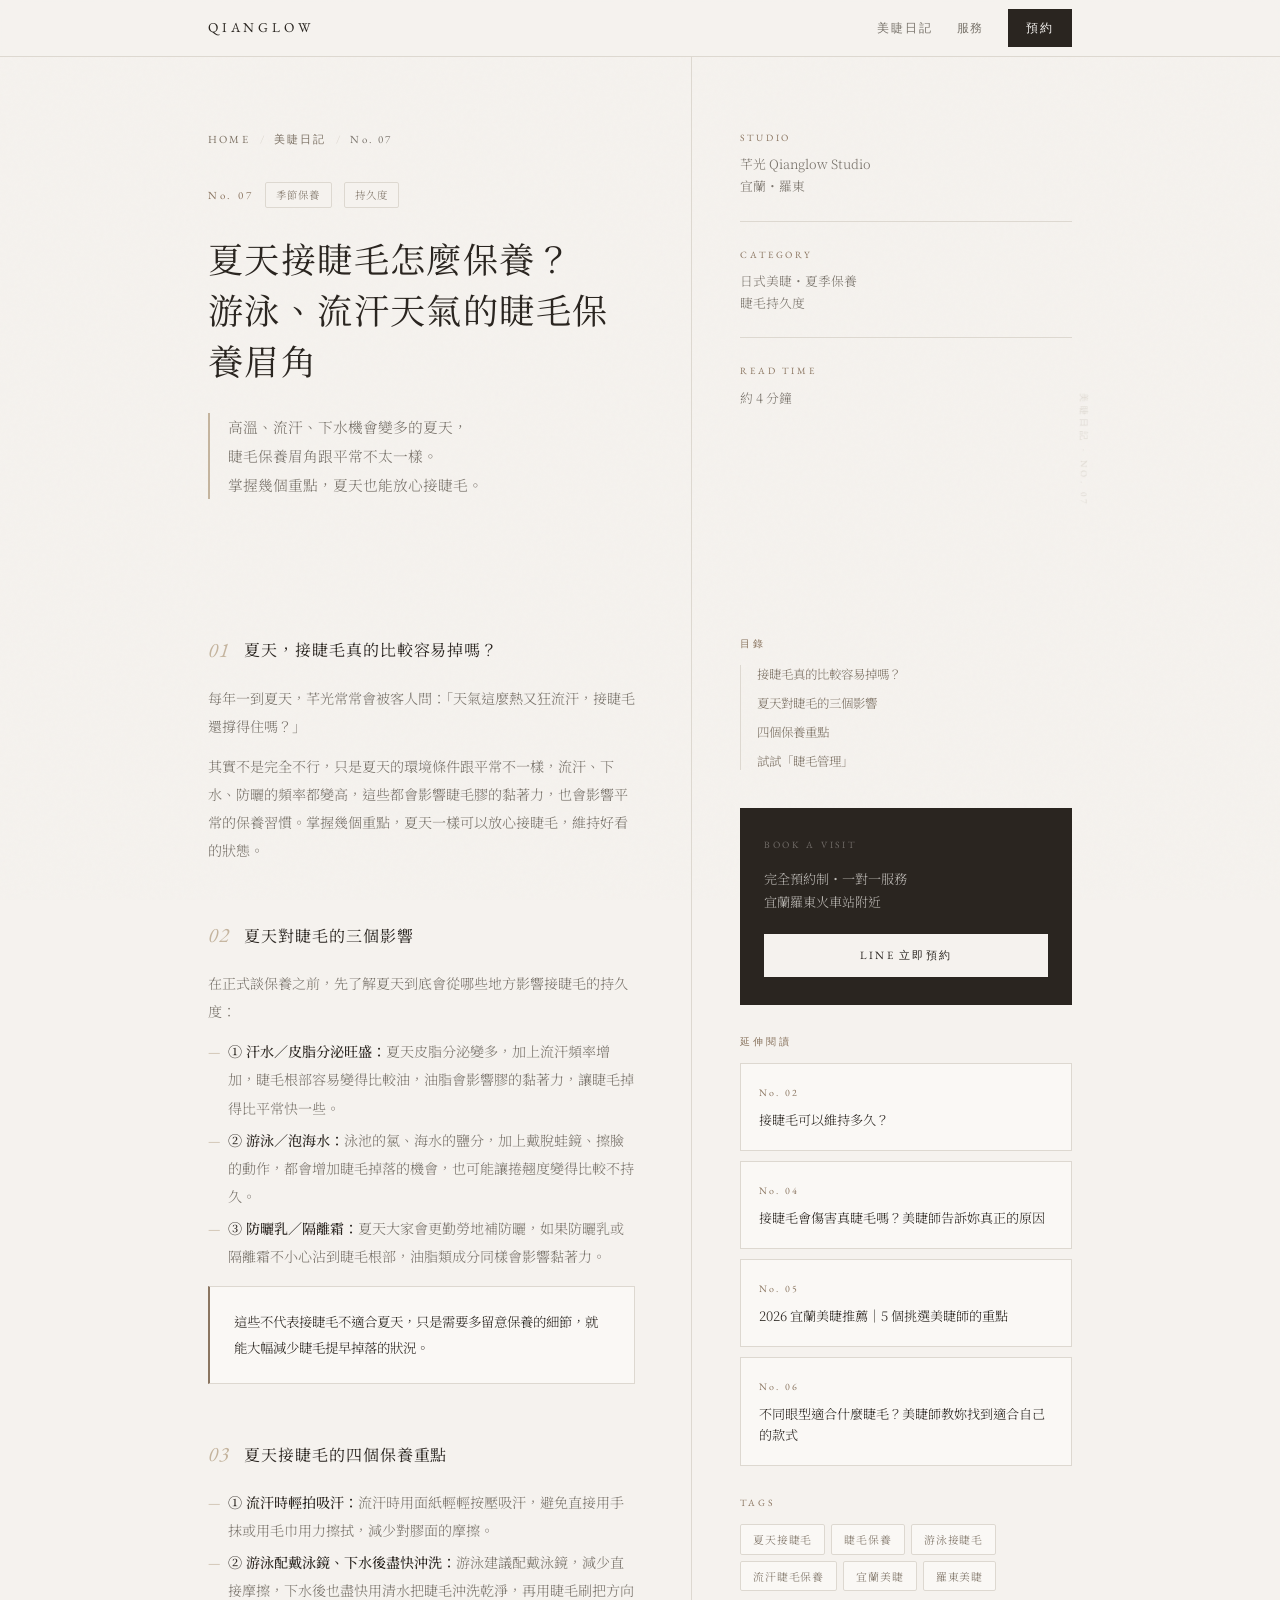
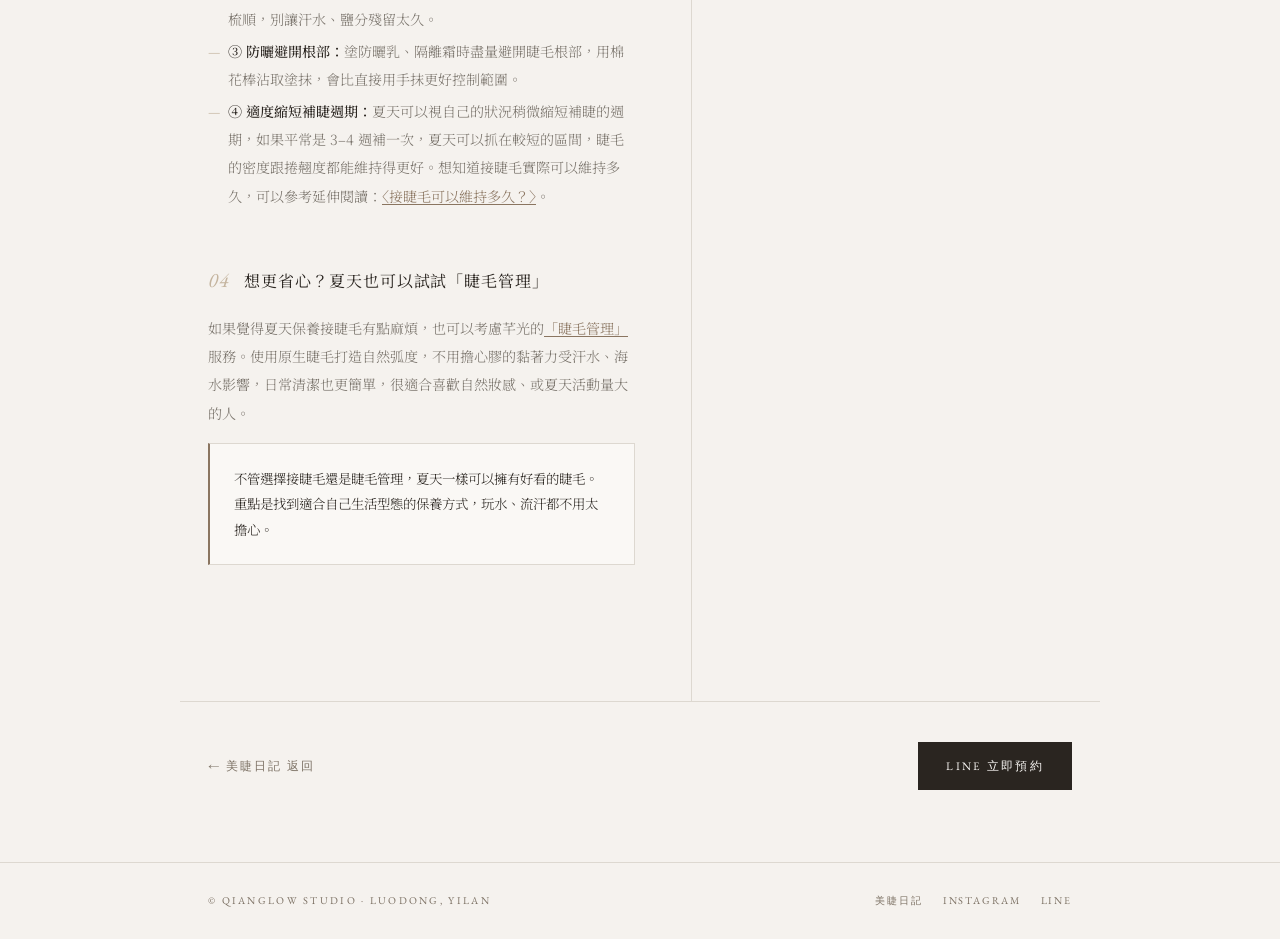
<file: lash-summer-care.html>
<!DOCTYPE html>
<html lang="zh-Hant">
<head><link rel="icon" href="/favicon.ico" sizes="any">
<link rel="icon" type="image/png" sizes="32x32" href="/favicon.png">
<link rel="apple-touch-icon" href="/favicon.png">
  <meta charset="UTF-8">
  <meta name="viewport" content="width=device-width, initial-scale=1.0">

  <!-- ── SEO ── -->
  <title>夏天接睫毛怎麼保養？游泳、流汗天氣的睫毛保養眉角｜芊光 Studio</title>
  <meta name="description" content="夏天流汗、下水頻率高，接睫毛還能維持多久？整理游泳、曬太陽、大量流汗天氣下的睫毛保養重點，讓妳夏天也能放心接睫毛。">
  <meta name="keywords" content="夏天接睫毛,睫毛保養,游泳接睫毛,流汗睫毛保養,宜蘭美睫,羅東美睫,睫毛持久度">
  <link rel="canonical" href="https://qianglow.com/lash-summer-care.html">

  <!-- ── OG ── -->
  <meta property="og:type" content="article">
  <meta property="og:locale" content="zh_TW">
  <meta property="og:title" content="夏天接睫毛怎麼保養？游泳、流汗天氣的睫毛保養眉角｜芊光 Studio">
  <meta property="og:description" content="夏天流汗、下水頻率高，接睫毛還能維持多久？整理游泳、曬太陽、大量流汗天氣下的睫毛保養重點，讓妳夏天也能放心接睫毛。">
  <meta property="og:url" content="https://qianglow.com/lash-summer-care.html">
  <meta property="og:site_name" content="芊光 Studio">
  <meta property="og:image" content="https://qianglow.com/lash-04.JPG">

  <!-- ── Twitter Card ── -->
  <meta name="twitter:card" content="summary_large_image">
  <meta name="twitter:title" content="夏天接睫毛怎麼保養？游泳、流汗天氣的睫毛保養眉角｜芊光 Studio">
  <meta name="twitter:description" content="夏天流汗、下水頻率高，接睫毛還能維持多久？整理游泳、曬太陽、大量流汗天氣下的睫毛保養重點。">
  <meta name="twitter:image" content="https://qianglow.com/lash-04.JPG">

  <!-- ── Fonts ── -->
  <link rel="preconnect" href="https://fonts.googleapis.com">
  <link href="https://fonts.googleapis.com/css2?family=Noto+Serif+TC:wght@300;400;500&family=EB+Garamond:ital,wght@0,400;0,500;1,400;1,500&display=swap" rel="stylesheet">

  <!-- ── Schema.org: BlogPosting ── -->
  <script type="application/ld+json">
  {
    "@context": "https://schema.org",
    "@type": "BlogPosting",
    "headline": "夏天接睫毛怎麼保養？游泳、流汗天氣的睫毛保養眉角｜芊光 Studio",
    "description": "夏天流汗、下水頻率高，接睫毛還能維持多久？整理游泳、曬太陽、大量流汗天氣下的睫毛保養重點，讓妳夏天也能放心接睫毛。",
    "image": "https://qianglow.com/lash-04.JPG",
    "datePublished": "2026-08-14",
    "dateModified": "2026-08-14",
    "author": {
      "@type": "Organization",
      "name": "芊光 Studio",
      "url": "https://qianglow.com"
    },
    "publisher": {
      "@type": "Organization",
      "name": "芊光 Studio",
      "url": "https://qianglow.com"
    },
    "mainEntityOfPage": {
      "@type": "WebPage",
      "@id": "https://qianglow.com/lash-summer-care.html"
    },
    "inLanguage": "zh-TW",
    "about": {
      "@type": "LocalBusiness",
      "name": "芊光 Qianglow Studio",
      "aggregateRating": {
        "@type": "AggregateRating",
        "ratingValue": "5.0",
        "reviewCount": "4",
        "bestRating": "5"
      },
      "address": {
        "@type": "PostalAddress",
        "addressLocality": "羅東鎮",
        "addressRegion": "宜蘭縣",
        "addressCountry": "TW"
      }
    }
  }
  </script>

  <style>
    :root {
      --bg:       #f5f2ee;
      --bg-card:  #faf8f5;
      --ink:      #2a2520;
      --ink-light:#7a746c;
      --ink-faint:#7d7265;
      --accent:   #8a7560;
      --accent-lt:#c4b49e;
      --line:     #ddd8d0;
      --serif:    'Noto Serif TC', 'Georgia', serif;
      --roman:    'EB Garamond', 'Georgia', serif;
    }
    *, *::before, *::after { box-sizing: border-box; margin: 0; padding: 0; }
    html { font-size: 16px; scroll-behavior: smooth; }
    body {
      background: var(--bg);
      color: var(--ink);
      font-family: var(--serif);
      font-weight: 300;
      line-height: 1.9;
      -webkit-font-smoothing: antialiased;
    }
    body::before {
      content: '';
      position: fixed; inset: 0;
      background-image: url("data:image/svg+xml,%3Csvg viewBox='0 0 256 256' xmlns='http://www.w3.org/2000/svg'%3E%3Cfilter id='n'%3E%3CfeTurbulence type='fractalNoise' baseFrequency='0.9' numOctaves='4' stitchTiles='stitch'/%3E%3C/filter%3E%3Crect width='100%25' height='100%25' filter='url(%23n)' opacity='0.04'/%3E%3C/svg%3E");
      pointer-events: none; z-index: 0; opacity: 0.55;
    }
    .page { position: relative; z-index: 1; }
    .site-nav {
      position: sticky; top: 0; z-index: 100;
      background: rgba(245,242,238,0.92);
      backdrop-filter: blur(8px);
      -webkit-backdrop-filter: blur(8px);
      border-bottom: 1px solid var(--line);
    }
    .nav-inner {
      max-width: 920px; margin: 0 auto; padding: 0 28px;
      display: flex; align-items: center; justify-content: space-between;
      height: 56px;
    }
    .nav-logo {
      font-family: var(--roman);
      font-size: 0.85rem;
      letter-spacing: 0.28em;
      text-transform: uppercase;
      color: var(--ink);
      text-decoration: none;
    }
    .nav-right { display: flex; align-items: center; gap: 24px; }
    .nav-right a {
      text-decoration: none;
      font-family: var(--roman);
      font-size: 0.72rem;
      letter-spacing: 0.16em;
      text-transform: uppercase;
      color: var(--ink-light);
      transition: color 0.2s;
    }
    .nav-right a:hover { color: var(--accent); }
    .nav-book {
      color: var(--bg-card) !important;
      background: var(--ink);
      padding: 8px 18px;
      transition: background 0.25s !important;
    }
    .nav-book:hover { background: var(--accent) !important; }
    .article-hero {
      max-width: 920px; margin: 0 auto; padding: 0 28px;
      display: grid;
      grid-template-columns: 1fr 380px;
      gap: 0;
      align-items: stretch;
      animation: fadeUp 0.9s ease both;
    }
    .article-hero-text {
      padding: 72px 56px 72px 0;
      border-right: 1px solid var(--line);
    }
    .breadcrumb {
      display: flex; align-items: center; gap: 10px;
      margin-bottom: 32px;
    }
    .breadcrumb a {
      font-family: var(--roman);
      font-size: 0.68rem;
      letter-spacing: 0.2em;
      text-transform: uppercase;
      color: var(--ink-faint);
      text-decoration: none;
      transition: color 0.2s;
    }
    .breadcrumb a:hover { color: var(--accent); }
    .breadcrumb-sep {
      font-family: var(--roman);
      color: var(--line);
      font-size: 0.7rem;
    }
    .article-meta {
      display: flex; align-items: center; gap: 12px;
      margin-bottom: 24px;
    }
    .meta-no {
      font-family: var(--roman);
      font-size: 0.68rem;
      letter-spacing: 0.25em;
      color: var(--accent);
    }
    .meta-tag {
      font-size: 0.65rem;
      letter-spacing: 0.1em;
      color: var(--ink-faint);
      background: var(--bg);
      border: 1px solid var(--line);
      padding: 2px 10px;
      border-radius: 2px;
    }
    .article-h1 {
      font-size: clamp(1.5rem, 3.5vw, 2.2rem);
      font-weight: 400;
      letter-spacing: 0.04em;
      line-height: 1.45;
      margin-bottom: 28px;
    }
    .article-lead {
      font-size: 0.92rem;
      color: var(--ink-light);
      line-height: 1.95;
      padding-left: 18px;
      border-left: 2px solid var(--accent-lt);
    }
    .article-hero-side {
      padding: 72px 0 72px 48px;
      display: flex;
      flex-direction: column;
      justify-content: space-between;
    }
    .side-info { display: flex; flex-direction: column; gap: 24px; }
    .side-info-label {
      font-family: var(--roman);
      font-size: 0.6rem;
      letter-spacing: 0.3em;
      text-transform: uppercase;
      color: var(--accent);
      margin-bottom: 6px;
    }
    .side-info-value {
      font-size: 0.8rem;
      color: var(--ink-light);
      line-height: 1.7;
    }
    .side-rule { height: 1px; background: var(--line); }
    .article-wrap {
      max-width: 920px; margin: 0 auto; padding: 0 28px;
      display: grid;
      grid-template-columns: 1fr 380px;
      gap: 0;
      align-items: start;
    }
    .article-body {
      padding: 64px 56px 80px 0;
      border-right: 1px solid var(--line);
    }
    .body-section {
      margin-bottom: 56px;
      animation: fadeUp 0.7s ease both;
      scroll-margin-top: 80px;
    }
    .body-section:nth-child(1) { animation-delay: 0.1s; }
    .body-section:nth-child(2) { animation-delay: 0.18s; }
    .body-section:nth-child(3) { animation-delay: 0.26s; }
    .body-section:nth-child(4) { animation-delay: 0.34s; }
    .body-section h2 {
      font-size: 1.0rem;
      font-weight: 400;
      letter-spacing: 0.06em;
      color: var(--ink);
      margin-bottom: 18px;
      display: flex;
      align-items: center;
      gap: 14px;
    }
    .body-section h2::before {
      content: attr(data-no);
      font-family: var(--roman);
      font-style: italic;
      font-size: 1.3rem;
      color: var(--accent-lt);
      line-height: 1;
      flex-shrink: 0;
    }
    .body-section p {
      font-size: 0.88rem;
      color: var(--ink-light);
      line-height: 2.0;
      margin-bottom: 12px;
    }
    .body-section p:last-child { margin-bottom: 0; }
    .body-section ul {
      list-style: none;
      margin: 4px 0 12px;
    }
    .body-section ul li {
      font-size: 0.88rem;
      color: var(--ink-light);
      line-height: 2.0;
      padding-left: 20px;
      position: relative;
      margin-bottom: 4px;
    }
    .body-section ul li::before {
      content: '—';
      position: absolute;
      left: 0;
      color: var(--accent-lt);
    }
    .body-section ul li strong {
      color: var(--ink);
      font-weight: 500;
    }
    .body-section a {
      color: var(--accent);
      text-decoration: underline;
      text-underline-offset: 2px;
      transition: color 0.2s;
    }
    .body-section a:hover { color: var(--ink); }
    .body-highlight {
      background: var(--bg-card);
      border: 1px solid var(--line);
      border-left: 2px solid var(--accent);
      padding: 22px 24px;
      margin-top: 16px;
    }
    .body-highlight p {
      font-size: 0.84rem;
      color: var(--ink);
      line-height: 1.9;
      margin: 0;
    }
    .article-sidebar { padding: 64px 0 80px 48px; }
    .sidebar-sticky {
      position: sticky;
      top: 80px;
      display: flex;
      flex-direction: column;
      gap: 28px;
    }
    .sidebar-block { animation: fadeUp 0.8s ease 0.3s both; }
    .sidebar-label {
      font-family: var(--roman);
      font-size: 0.6rem;
      letter-spacing: 0.3em;
      text-transform: uppercase;
      color: var(--accent);
      margin-bottom: 12px;
    }
    .toc-list {
      list-style: none;
      border-left: 1px solid var(--line);
      padding-left: 16px;
    }
    .toc-list li { margin-bottom: 10px; }
    .toc-list a {
      text-decoration: none;
      font-size: 0.78rem;
      color: var(--ink-faint);
      line-height: 1.5;
      transition: color 0.2s;
      display: block;
    }
    .toc-list a:hover { color: var(--accent); }
    .sidebar-cta { background: var(--ink); padding: 28px 24px; }
    .sidebar-cta-label {
      font-family: var(--roman);
      font-size: 0.6rem;
      letter-spacing: 0.28em;
      text-transform: uppercase;
      color: rgba(245,242,238,0.35);
      margin-bottom: 12px;
    }
    .sidebar-cta-text {
      font-size: 0.82rem;
      color: rgba(245,242,238,0.72);
      line-height: 1.8;
      margin-bottom: 20px;
    }
    .sidebar-cta-btn {
      display: block;
      text-align: center;
      text-decoration: none;
      color: var(--ink);
      background: var(--bg);
      padding: 11px 0;
      font-family: var(--roman);
      font-size: 0.7rem;
      letter-spacing: 0.2em;
      text-transform: uppercase;
      transition: background 0.25s, color 0.25s;
    }
    .sidebar-cta-btn:hover { background: var(--accent); color: var(--bg); }
    .sidebar-tags { display: flex; flex-wrap: wrap; gap: 6px; }
    .tag {
      font-size: 0.68rem;
      letter-spacing: 0.08em;
      color: var(--ink-faint);
      background: var(--bg-card);
      border: 1px solid var(--line);
      padding: 4px 12px;
      border-radius: 2px;
    }
    .related-list { display: flex; flex-direction: column; gap: 10px; }
    .related-card {
      display: block;
      text-decoration: none;
      background: var(--bg-card);
      border: 1px solid var(--line);
      padding: 20px 18px;
      position: relative;
      overflow: hidden;
      transition: border-color 0.25s, transform 0.25s;
    }
    .related-card::before {
      content: '';
      position: absolute; left: 0; top: 0; bottom: 0;
      width: 2px; background: var(--accent);
      transform: scaleY(0); transform-origin: bottom;
      transition: transform 0.3s;
    }
    .related-card:hover { border-color: #c8bfb4; transform: translateX(3px); }
    .related-card:hover::before { transform: scaleY(1); }
    .related-no {
      font-family: var(--roman);
      font-size: 0.62rem;
      letter-spacing: 0.22em;
      color: var(--accent);
      margin-bottom: 6px;
    }
    .related-title {
      font-size: 0.82rem;
      color: var(--ink);
      line-height: 1.6;
    }
    .article-footer {
      max-width: 920px; margin: 0 auto; padding: 40px 28px 72px;
      border-top: 1px solid var(--line);
      display: flex;
      align-items: center;
      justify-content: space-between;
      flex-wrap: wrap;
      gap: 20px;
    }
    .footer-nav-link {
      text-decoration: none;
      font-family: var(--roman);
      font-size: 0.72rem;
      letter-spacing: 0.18em;
      text-transform: uppercase;
      color: var(--ink-faint);
      display: flex;
      align-items: center;
      gap: 8px;
      transition: color 0.2s;
    }
    .footer-nav-link:hover { color: var(--accent); }
    .btn-line-article {
      text-decoration: none;
      color: var(--bg-card);
      background: var(--ink);
      padding: 13px 28px;
      font-family: var(--roman);
      font-size: 0.72rem;
      letter-spacing: 0.2em;
      text-transform: uppercase;
      transition: background 0.25s;
    }
    .btn-line-article:hover { background: var(--accent); }
    .site-footer { border-top: 1px solid var(--line); padding: 28px 0; }
    .site-footer-inner {
      max-width: 920px; margin: 0 auto; padding: 0 28px;
      display: flex; align-items: center; justify-content: space-between;
      flex-wrap: wrap; gap: 12px;
    }
    .footer-copy {
      font-family: var(--roman);
      font-size: 0.65rem;
      letter-spacing: 0.22em;
      text-transform: uppercase;
      color: var(--ink-faint);
    }
    .footer-links { display: flex; gap: 20px; }
    .footer-links a {
      text-decoration: none;
      font-family: var(--roman);
      font-size: 0.65rem;
      letter-spacing: 0.18em;
      text-transform: uppercase;
      color: var(--ink-faint);
      transition: color 0.2s;
    }
    .footer-links a:hover { color: var(--accent); }
    .deco-vertical {
      position: fixed;
      right: max(16px, calc(50vw - 500px));
      top: 50%;
      transform: translateY(-50%) rotate(90deg);
      font-family: var(--roman);
      font-size: 0.58rem;
      letter-spacing: 0.38em;
      text-transform: uppercase;
      color: var(--line);
      white-space: nowrap;
      pointer-events: none;
      user-select: none;
      z-index: 2;
    }
    @keyframes fadeUp {
      from { opacity: 0; transform: translateY(18px); }
      to   { opacity: 1; transform: translateY(0); }
    }
    @media (max-width: 700px) {
      .deco-vertical { display: none; }
      .article-hero, .article-wrap { grid-template-columns: 1fr; }
      .article-hero-text { padding: 48px 0 32px; border-right: none; border-bottom: 1px solid var(--line); }
      .article-hero-side { padding: 32px 0 40px; border-right: none; flex-direction: row; flex-wrap: wrap; gap: 24px; }
      .side-rule { display: none; }
      .article-body { padding: 48px 0 40px; border-right: none; border-bottom: 1px solid var(--line); }
      .article-sidebar { padding: 32px 0 40px; }
      .sidebar-sticky { position: static; }
    }
  </style>
</head>
<body>
<div class="deco-vertical">美睫日記 · No. 07</div>
<header class="site-nav">
  <div class="nav-inner">
    <a href="https://qianglow.com/index.html" class="nav-logo">Qianglow</a>
    <div class="nav-right">
      <a href="https://qianglow.com/journal.html">美睫日記</a>
      <a href="https://qianglow.com/index.html#menu">服務</a>
      <a class="nav-book" href="https://lin.ee/WfphLRG">預約</a>
    </div>
  </div>
</header>
<main class="page">
  <div class="article-hero">
    <div class="article-hero-text">
      <nav class="breadcrumb">
        <a href="https://qianglow.com/index.html">Home</a>
        <span class="breadcrumb-sep">/</span>
        <a href="https://qianglow.com/journal.html">美睫日記</a>
        <span class="breadcrumb-sep">/</span>
        <span style="color:var(--ink-light);font-family:var(--roman);font-size:0.68rem;letter-spacing:0.2em;">No. 07</span>
      </nav>
      <div class="article-meta">
        <span class="meta-no">No. 07</span>
        <span class="meta-tag">季節保養</span>
        <span class="meta-tag">持久度</span>
      </div>
      <h1 class="article-h1">夏天接睫毛怎麼保養？<br>游泳、流汗天氣的睫毛保養眉角</h1>
      <p class="article-lead">
        高溫、流汗、下水機會變多的夏天，<br>
        睫毛保養眉角跟平常不太一樣。<br>
        掌握幾個重點，夏天也能放心接睫毛。
      </p>
    </div>
    <div class="article-hero-side">
      <div class="side-info">
        <div class="side-info-item">
          <p class="side-info-label">Studio</p>
          <p class="side-info-value">芊光 Qianglow Studio<br>宜蘭・羅東</p>
        </div>
        <div class="side-rule"></div>
        <div class="side-info-item">
          <p class="side-info-label">Category</p>
          <p class="side-info-value">日式美睫・夏季保養<br>睫毛持久度</p>
        </div>
        <div class="side-rule"></div>
        <div class="side-info-item">
          <p class="side-info-label">Read Time</p>
          <p class="side-info-value">約 4 分鐘</p>
        </div>
      </div>
    </div>
  </div>
  <div class="article-wrap">
    <article class="article-body">
      <div class="body-section" id="s1">
        <h2 data-no="01">夏天，接睫毛真的比較容易掉嗎？</h2>
        <p>每年一到夏天，芊光常常會被客人問：「天氣這麼熱又狂流汗，接睫毛還撐得住嗎？」</p>
        <p>其實不是完全不行，只是夏天的環境條件跟平常不一樣，流汗、下水、防曬的頻率都變高，這些都會影響睫毛膠的黏著力，也會影響平常的保養習慣。掌握幾個重點，夏天一樣可以放心接睫毛，維持好看的狀態。</p>
      </div>
      <div class="body-section" id="s2">
        <h2 data-no="02">夏天對睫毛的三個影響</h2>
        <p>在正式談保養之前，先了解夏天到底會從哪些地方影響接睫毛的持久度：</p>
        <ul>
          <li><strong>① 汗水／皮脂分泌旺盛：</strong>夏天皮脂分泌變多，加上流汗頻率增加，睫毛根部容易變得比較油，油脂會影響膠的黏著力，讓睫毛掉得比平常快一些。</li>
          <li><strong>② 游泳／泡海水：</strong>泳池的氯、海水的鹽分，加上戴脫蛙鏡、擦臉的動作，都會增加睫毛掉落的機會，也可能讓捲翹度變得比較不持久。</li>
          <li><strong>③ 防曬乳／隔離霜：</strong>夏天大家會更勤勞地補防曬，如果防曬乳或隔離霜不小心沾到睫毛根部，油脂類成分同樣會影響黏著力。</li>
        </ul>
        <div class="body-highlight">
          <p>這些不代表接睫毛不適合夏天，只是需要多留意保養的細節，就能大幅減少睫毛提早掉落的狀況。</p>
        </div>
      </div>
      <div class="body-section" id="s3">
        <h2 data-no="03">夏天接睫毛的四個保養重點</h2>
        <ul>
          <li><strong>① 流汗時輕拍吸汗：</strong>流汗時用面紙輕輕按壓吸汗，避免直接用手抹或用毛巾用力擦拭，減少對膠面的摩擦。</li>
          <li><strong>② 游泳配戴泳鏡、下水後盡快沖洗：</strong>游泳建議配戴泳鏡，減少直接摩擦，下水後也盡快用清水把睫毛沖洗乾淨，再用睫毛刷把方向梳順，別讓汗水、鹽分殘留太久。</li>
          <li><strong>③ 防曬避開根部：</strong>塗防曬乳、隔離霜時盡量避開睫毛根部，用棉花棒沾取塗抹，會比直接用手抹更好控制範圍。</li>
          <li><strong>④ 適度縮短補睫週期：</strong>夏天可以視自己的狀況稍微縮短補睫的週期，如果平常是 3–4 週補一次，夏天可以抓在較短的區間，睫毛的密度跟捲翹度都能維持得更好。想知道接睫毛實際可以維持多久，可以參考延伸閱讀：<a href="https://qianglow.com/lash-retention.html">〈接睫毛可以維持多久？〉</a>。</li>
        </ul>
      </div>
      <div class="body-section" id="s4">
        <h2 data-no="04">想更省心？夏天也可以試試「睫毛管理」</h2>
        <p>如果覺得夏天保養接睫毛有點麻煩，也可以考慮芊光的<a href="https://qianglow.com/services.html#lash-management">「睫毛管理」</a>服務。使用原生睫毛打造自然弧度，不用擔心膠的黏著力受汗水、海水影響，日常清潔也更簡單，很適合喜歡自然妝感、或夏天活動量大的人。</p>
        <div class="body-highlight">
          <p>不管選擇接睫毛還是睫毛管理，夏天一樣可以擁有好看的睫毛。重點是找到適合自己生活型態的保養方式，玩水、流汗都不用太擔心。</p>
        </div>
      </div>
    </article>
    <aside class="article-sidebar">
      <div class="sidebar-sticky">
        <div class="sidebar-block">
          <p class="sidebar-label">目錄</p>
          <ul class="toc-list">
            <li><a href="#s1">接睫毛真的比較容易掉嗎？</a></li>
            <li><a href="#s2">夏天對睫毛的三個影響</a></li>
            <li><a href="#s3">四個保養重點</a></li>
            <li><a href="#s4">試試「睫毛管理」</a></li>
          </ul>
        </div>
        <div class="sidebar-block">
          <div class="sidebar-cta">
            <p class="sidebar-cta-label">Book a Visit</p>
            <p class="sidebar-cta-text">完全預約制・一對一服務<br>宜蘭羅東火車站附近</p>
            <a class="sidebar-cta-btn" href="https://lin.ee/WfphLRG">LINE 立即預約</a>
          </div>
        </div>
        <div class="sidebar-block">
          <p class="sidebar-label">延伸閱讀</p>
          <div class="related-list">
            <a class="related-card" href="https://qianglow.com/lash-retention.html">
              <p class="related-no">No. 02</p>
              <p class="related-title">接睫毛可以維持多久？</p>
            </a>
            <a class="related-card" href="https://qianglow.com/lash-damage-truth.html">
              <p class="related-no">No. 04</p>
              <p class="related-title">接睫毛會傷害真睫毛嗎？美睫師告訴妳真正的原因</p>
            </a>
            <a class="related-card" href="https://qianglow.com/lash-studio-guide.html">
              <p class="related-no">No. 05</p>
              <p class="related-title">2026 宜蘭美睫推薦｜5 個挑選美睫師的重點</p>
            </a>
            <a class="related-card" href="https://qianglow.com/lash-eye-shape-guide.html">
              <p class="related-no">No. 06</p>
              <p class="related-title">不同眼型適合什麼睫毛？美睫師教妳找到適合自己的款式</p>
            </a>
          </div>
        </div>
        <div class="sidebar-block">
          <p class="sidebar-label">Tags</p>
          <div class="sidebar-tags">
            <span class="tag">夏天接睫毛</span>
            <span class="tag">睫毛保養</span>
            <span class="tag">游泳接睫毛</span>
            <span class="tag">流汗睫毛保養</span>
            <span class="tag">宜蘭美睫</span>
            <span class="tag">羅東美睫</span>
          </div>
        </div>
      </div>
    </aside>
  </div>
  <div class="article-footer">
    <a class="footer-nav-link" href="https://qianglow.com/journal.html">← 美睫日記 返回</a>
    <a class="btn-line-article" href="https://lin.ee/WfphLRG">LINE 立即預約</a>
  </div>
</main>
<footer class="site-footer">
  <div class="site-footer-inner">
    <span class="footer-copy">© Qianglow Studio · Luodong, Yilan</span>
    <div class="footer-links">
      <a href="https://qianglow.com/journal.html">美睫日記</a>
      <a href="https://www.instagram.com/qianglow.studio" target="_blank">Instagram</a>
      <a href="https://lin.ee/WfphLRG" target="_blank">LINE</a>
    </div>
  </div>
</footer>
</body>
</html>
</file>
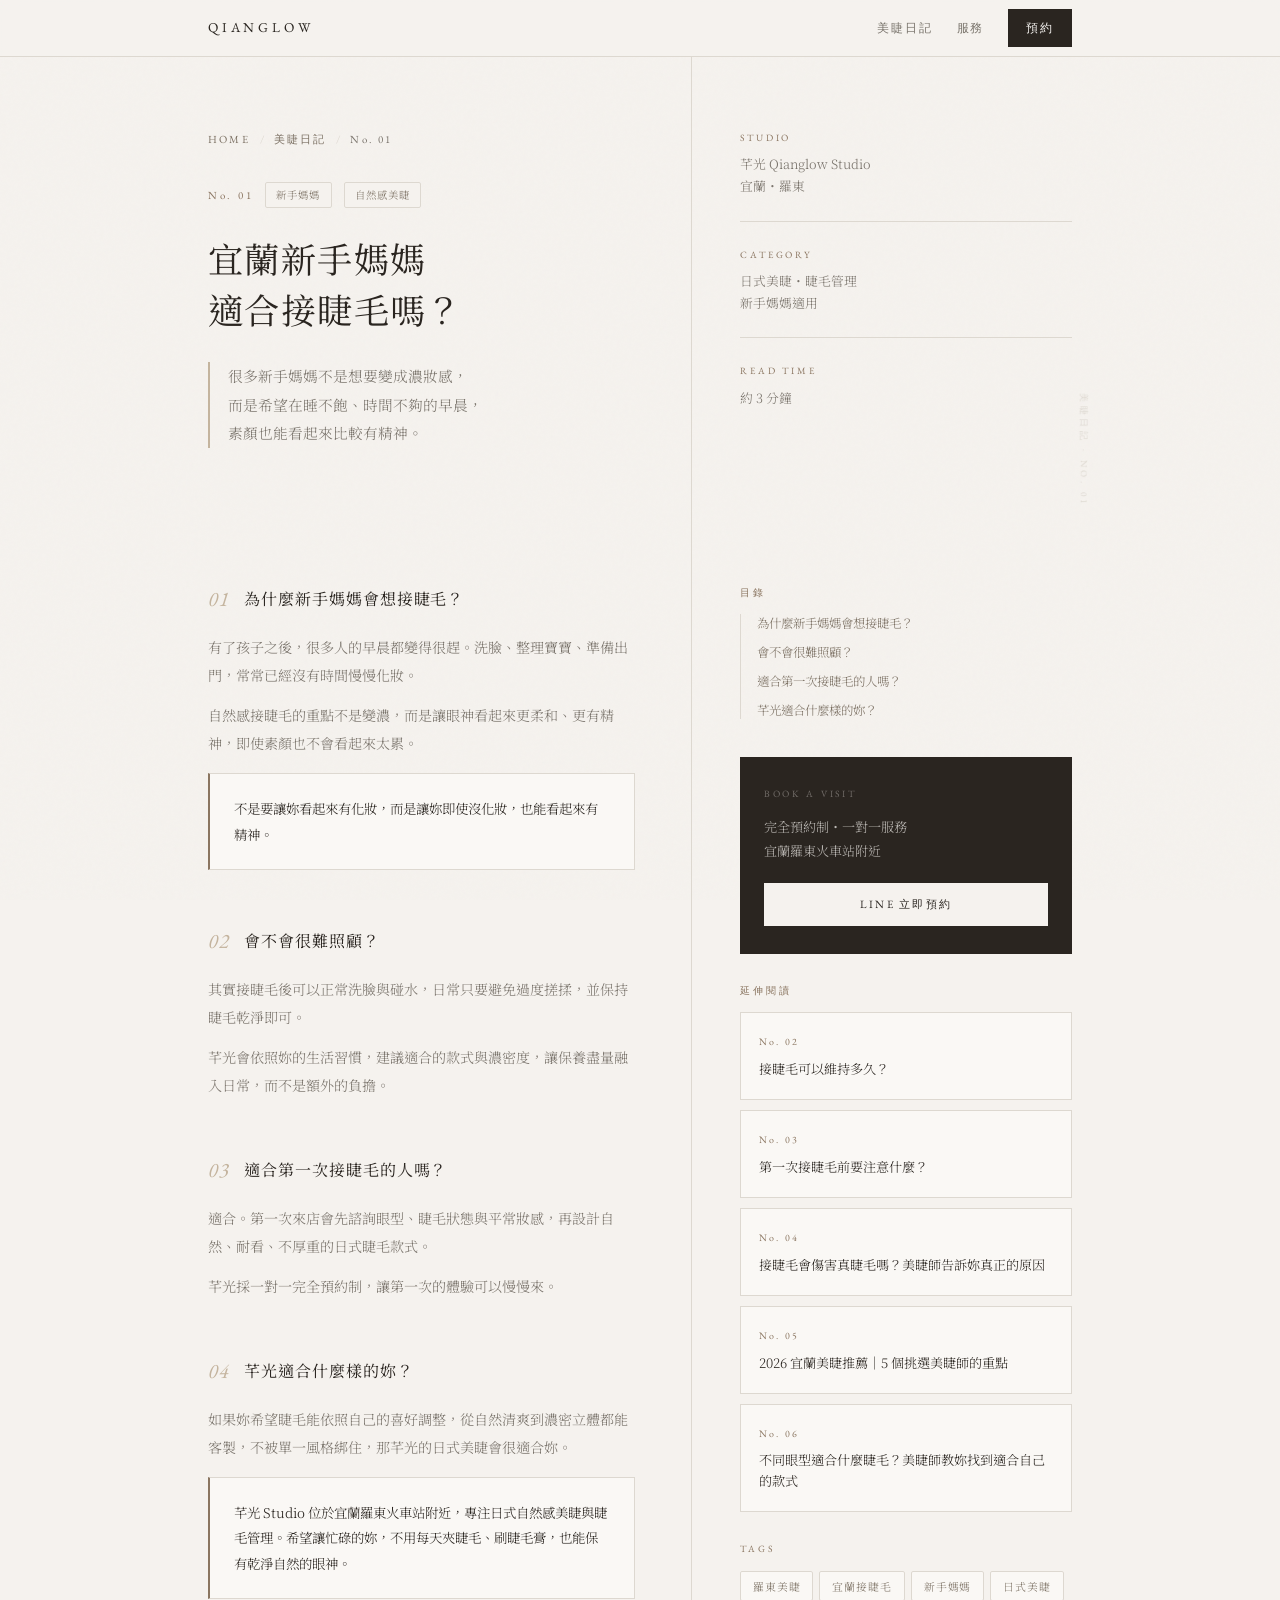
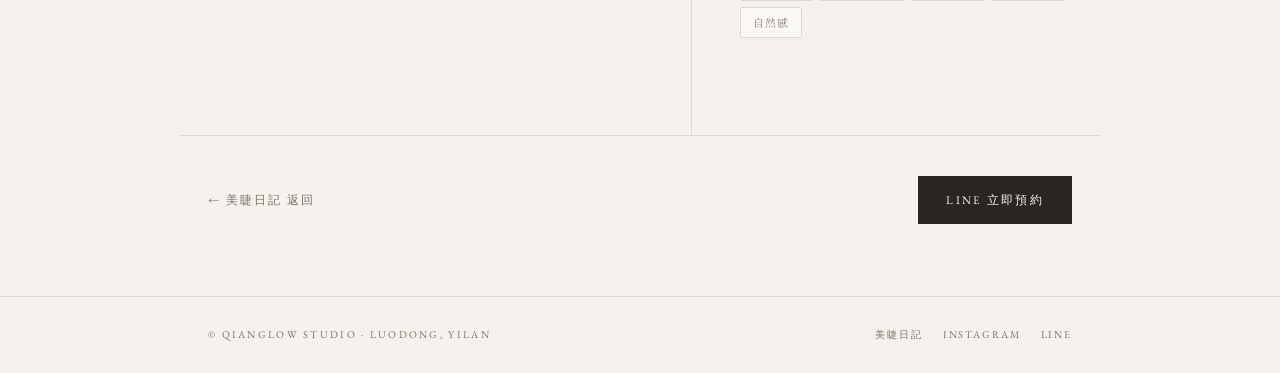
<file: new-mom-lashes.html>
<!DOCTYPE html>
<html lang="zh-Hant">
<head><link rel="icon" href="/favicon.ico" sizes="any">
<link rel="icon" type="image/png" sizes="32x32" href="/favicon.png">
<link rel="apple-touch-icon" href="/favicon.png">
  <meta charset="UTF-8">
  <meta name="viewport" content="width=device-width, initial-scale=1.0">

  <!-- ── SEO ── -->
  <title>宜蘭新手媽媽適合接睫毛嗎？｜羅東日式美睫推薦｜芊光 Studio</title>
  <meta name="description" content="新手媽媽沒時間化妝？宜蘭羅東芊光 Studio 提供自然感日式接睫毛，素顏也能看起來有精神。完全預約制一對一服務，適合第一次接睫毛的媽媽。">
  <meta name="keywords" content="宜蘭美睫,羅東美睫,宜蘭接睫毛,羅東接睫毛,新手媽媽接睫毛,日式美睫,自然感睫毛,羅東美睫推薦,宜蘭美睫推薦">
  <link rel="canonical" href="https://qianglow.com/new-mom-lashes.html">

  <!-- ── OG ── -->
  <meta property="og:type" content="article">
  <meta property="og:locale" content="zh_TW">
  <meta property="og:title" content="宜蘭新手媽媽適合接睫毛嗎？｜羅東日式美睫｜芊光 Studio">
  <meta property="og:description" content="新手媽媽沒時間化妝？自然感接睫毛讓妳素顏也有精神。宜蘭羅東芊光 Studio，完全預約制一對一服務。">
  <meta property="og:url" content="https://qianglow.com/new-mom-lashes.html">
  <meta property="og:site_name" content="芊光 Studio">
  <meta property="og:image" content="https://qianglow.com/lash-01.JPG">

  <!-- ── Twitter Card ── -->
  <meta name="twitter:card" content="summary_large_image">
  <meta name="twitter:title" content="宜蘭新手媽媽適合接睫毛嗎？｜羅東美睫｜芊光 Studio">
  <meta name="twitter:description" content="新手媽媽沒時間化妝？自然感接睫毛讓妳素顏也有精神。宜蘭羅東芊光 Studio。">
  <meta name="twitter:image" content="https://qianglow.com/lash-01.JPG">

  <!-- ── Fonts ── -->
  <link rel="preconnect" href="https://fonts.googleapis.com">
  <link href="https://fonts.googleapis.com/css2?family=Noto+Serif+TC:wght@300;400;500&family=EB+Garamond:ital,wght@0,400;0,500;1,400;1,500&display=swap" rel="stylesheet">

  <!-- ── Schema.org: BlogPosting ── -->
  <script type="application/ld+json">
  {
    "@context": "https://schema.org",
    "@type": "BlogPosting",
    "headline": "宜蘭新手媽媽適合接睫毛嗎？｜羅東日式美睫推薦｜芊光 Studio",
    "description": "新手媽媽沒時間化妝？宜蘭羅東芊光 Studio 提供自然感日式接睫毛，素顏也能看起來有精神。",
    "image": "https://qianglow.com/lash-01.JPG",
    "datePublished": "2026-06-01",
    "dateModified": "2026-06-01",
    "author": {
      "@type": "Organization",
      "name": "芊光 Studio",
      "url": "https://qianglow.com"
    },
    "publisher": {
      "@type": "Organization",
      "name": "芊光 Studio",
      "url": "https://qianglow.com"
    },
    "mainEntityOfPage": {
      "@type": "WebPage",
      "@id": "https://qianglow.com/new-mom-lashes.html"
    },
    "inLanguage": "zh-TW",
    "about": {
      "@type": "LocalBusiness",
      "name": "芊光 Qianglow Studio",
      "aggregateRating": {
        "@type": "AggregateRating",
        "ratingValue": "5.0",
        "reviewCount": "4",
        "bestRating": "5"
      },
      "address": {
        "@type": "PostalAddress",
        "addressLocality": "羅東鎮",
        "addressRegion": "宜蘭縣",
        "addressCountry": "TW"
      }
    }
  }
  </script>

  <style>
    :root {
      --bg:       #f5f2ee;
      --bg-card:  #faf8f5;
      --ink:      #2a2520;
      --ink-light:#7a746c;
      --ink-faint:#7d7265;
      --accent:   #8a7560;
      --accent-lt:#c4b49e;
      --line:     #ddd8d0;
      --serif:    'Noto Serif TC', 'Georgia', serif;
      --roman:    'EB Garamond', 'Georgia', serif;
    }

    *, *::before, *::after { box-sizing: border-box; margin: 0; padding: 0; }
    html { font-size: 16px; scroll-behavior: smooth; }

    body {
      background: var(--bg);
      color: var(--ink);
      font-family: var(--serif);
      font-weight: 300;
      line-height: 1.9;
      -webkit-font-smoothing: antialiased;
    }

    body::before {
      content: '';
      position: fixed; inset: 0;
      background-image: url("data:image/svg+xml,%3Csvg viewBox='0 0 256 256' xmlns='http://www.w3.org/2000/svg'%3E%3Cfilter id='n'%3E%3CfeTurbulence type='fractalNoise' baseFrequency='0.9' numOctaves='4' stitchTiles='stitch'/%3E%3C/filter%3E%3Crect width='100%25' height='100%25' filter='url(%23n)' opacity='0.04'/%3E%3C/svg%3E");
      pointer-events: none; z-index: 0; opacity: 0.55;
    }

    .page { position: relative; z-index: 1; }

    .site-nav {
      position: sticky; top: 0; z-index: 100;
      background: rgba(245,242,238,0.92);
      backdrop-filter: blur(8px);
      -webkit-backdrop-filter: blur(8px);
      border-bottom: 1px solid var(--line);
    }

    .nav-inner {
      max-width: 920px; margin: 0 auto; padding: 0 28px;
      display: flex; align-items: center; justify-content: space-between;
      height: 56px;
    }

    .nav-logo {
      font-family: var(--roman);
      font-size: 0.85rem;
      letter-spacing: 0.28em;
      text-transform: uppercase;
      color: var(--ink);
      text-decoration: none;
    }

    .nav-right { display: flex; align-items: center; gap: 24px; }

    .nav-right a {
      text-decoration: none;
      font-family: var(--roman);
      font-size: 0.72rem;
      letter-spacing: 0.16em;
      text-transform: uppercase;
      color: var(--ink-light);
      transition: color 0.2s;
    }
    .nav-right a:hover { color: var(--accent); }

    .nav-book {
      color: var(--bg-card) !important;
      background: var(--ink);
      padding: 8px 18px;
      transition: background 0.25s !important;
    }
    .nav-book:hover { background: var(--accent) !important; }

    .article-hero {
      max-width: 920px; margin: 0 auto; padding: 0 28px;
      display: grid;
      grid-template-columns: 1fr 380px;
      gap: 0;
      align-items: stretch;
      animation: fadeUp 0.9s ease both;
    }

    .article-hero-text {
      padding: 72px 56px 72px 0;
      border-right: 1px solid var(--line);
    }

    .breadcrumb {
      display: flex; align-items: center; gap: 10px;
      margin-bottom: 32px;
    }

    .breadcrumb a {
      font-family: var(--roman);
      font-size: 0.68rem;
      letter-spacing: 0.2em;
      text-transform: uppercase;
      color: var(--ink-faint);
      text-decoration: none;
      transition: color 0.2s;
    }
    .breadcrumb a:hover { color: var(--accent); }

    .breadcrumb-sep {
      font-family: var(--roman);
      color: var(--line);
      font-size: 0.7rem;
    }

    .article-meta {
      display: flex; align-items: center; gap: 12px;
      margin-bottom: 24px;
    }

    .meta-no {
      font-family: var(--roman);
      font-size: 0.68rem;
      letter-spacing: 0.25em;
      color: var(--accent);
    }

    .meta-tag {
      font-size: 0.65rem;
      letter-spacing: 0.1em;
      color: var(--ink-faint);
      background: var(--bg);
      border: 1px solid var(--line);
      padding: 2px 10px;
      border-radius: 2px;
    }

    .article-h1 {
      font-size: clamp(1.5rem, 3.5vw, 2.2rem);
      font-weight: 400;
      letter-spacing: 0.04em;
      line-height: 1.45;
      margin-bottom: 28px;
    }

    .article-lead {
      font-size: 0.92rem;
      color: var(--ink-light);
      line-height: 1.95;
      padding-left: 18px;
      border-left: 2px solid var(--accent-lt);
    }

    .article-hero-side {
      padding: 72px 0 72px 48px;
      display: flex;
      flex-direction: column;
      justify-content: space-between;
    }

    .side-info { display: flex; flex-direction: column; gap: 24px; }

    .side-info-label {
      font-family: var(--roman);
      font-size: 0.6rem;
      letter-spacing: 0.3em;
      text-transform: uppercase;
      color: var(--accent);
      margin-bottom: 6px;
    }

    .side-info-value {
      font-size: 0.8rem;
      color: var(--ink-light);
      line-height: 1.7;
    }

    .side-rule { height: 1px; background: var(--line); }

    .article-wrap {
      max-width: 920px; margin: 0 auto; padding: 0 28px;
      display: grid;
      grid-template-columns: 1fr 380px;
      gap: 0;
      align-items: start;
    }

    .article-body {
      padding: 64px 56px 80px 0;
      border-right: 1px solid var(--line);
    }

    .body-section {
      margin-bottom: 56px;
      animation: fadeUp 0.7s ease both;
      scroll-margin-top: 80px;
    }
    .body-section:nth-child(1) { animation-delay: 0.1s; }
    .body-section:nth-child(2) { animation-delay: 0.18s; }
    .body-section:nth-child(3) { animation-delay: 0.26s; }
    .body-section:nth-child(4) { animation-delay: 0.34s; }

    .body-section h2 {
      font-size: 1.0rem;
      font-weight: 400;
      letter-spacing: 0.06em;
      color: var(--ink);
      margin-bottom: 18px;
      display: flex;
      align-items: center;
      gap: 14px;
    }

    .body-section h2::before {
      content: attr(data-no);
      font-family: var(--roman);
      font-style: italic;
      font-size: 1.3rem;
      color: var(--accent-lt);
      line-height: 1;
      flex-shrink: 0;
    }

    .body-section p {
      font-size: 0.88rem;
      color: var(--ink-light);
      line-height: 2.0;
      margin-bottom: 12px;
    }
    .body-section p:last-child { margin-bottom: 0; }

    .body-highlight {
      background: var(--bg-card);
      border: 1px solid var(--line);
      border-left: 2px solid var(--accent);
      padding: 22px 24px;
      margin-top: 16px;
    }

    .body-highlight p {
      font-size: 0.84rem;
      color: var(--ink);
      line-height: 1.9;
      margin: 0;
    }

    .article-sidebar { padding: 64px 0 80px 48px; }

    .sidebar-sticky {
      position: sticky;
      top: 80px;
      display: flex;
      flex-direction: column;
      gap: 28px;
    }

    .sidebar-block { animation: fadeUp 0.8s ease 0.3s both; }

    .sidebar-label {
      font-family: var(--roman);
      font-size: 0.6rem;
      letter-spacing: 0.3em;
      text-transform: uppercase;
      color: var(--accent);
      margin-bottom: 12px;
    }

    .toc-list {
      list-style: none;
      border-left: 1px solid var(--line);
      padding-left: 16px;
    }

    .toc-list li { margin-bottom: 10px; }

    .toc-list a {
      text-decoration: none;
      font-size: 0.78rem;
      color: var(--ink-faint);
      line-height: 1.5;
      transition: color 0.2s;
      display: block;
    }
    .toc-list a:hover { color: var(--accent); }

    .sidebar-cta { background: var(--ink); padding: 28px 24px; }

    .sidebar-cta-label {
      font-family: var(--roman);
      font-size: 0.6rem;
      letter-spacing: 0.28em;
      text-transform: uppercase;
      color: rgba(245,242,238,0.35);
      margin-bottom: 12px;
    }

    .sidebar-cta-text {
      font-size: 0.82rem;
      color: rgba(245,242,238,0.72);
      line-height: 1.8;
      margin-bottom: 20px;
    }

    .sidebar-cta-btn {
      display: block;
      text-align: center;
      text-decoration: none;
      color: var(--ink);
      background: var(--bg);
      padding: 11px 0;
      font-family: var(--roman);
      font-size: 0.7rem;
      letter-spacing: 0.2em;
      text-transform: uppercase;
      transition: background 0.25s, color 0.25s;
    }
    .sidebar-cta-btn:hover { background: var(--accent); color: var(--bg); }

    .sidebar-tags { display: flex; flex-wrap: wrap; gap: 6px; }

    .tag {
      font-size: 0.68rem;
      letter-spacing: 0.08em;
      color: var(--ink-faint);
      background: var(--bg-card);
      border: 1px solid var(--line);
      padding: 4px 12px;
      border-radius: 2px;
    }

    .related-list { display: flex; flex-direction: column; gap: 10px; }

    .related-card {
      display: block;
      text-decoration: none;
      background: var(--bg-card);
      border: 1px solid var(--line);
      padding: 20px 18px;
      position: relative;
      overflow: hidden;
      transition: border-color 0.25s, transform 0.25s;
    }
    .related-card::before {
      content: '';
      position: absolute; left: 0; top: 0; bottom: 0;
      width: 2px; background: var(--accent);
      transform: scaleY(0); transform-origin: bottom;
      transition: transform 0.3s;
    }
    .related-card:hover { border-color: #c8bfb4; transform: translateX(3px); }
    .related-card:hover::before { transform: scaleY(1); }
    .related-no {
      font-family: var(--roman);
      font-size: 0.62rem;
      letter-spacing: 0.22em;
      color: var(--accent);
      margin-bottom: 6px;
    }
    .related-title {
      font-size: 0.82rem;
      color: var(--ink);
      line-height: 1.6;
    }

    .article-footer {
      max-width: 920px; margin: 0 auto; padding: 40px 28px 72px;
      border-top: 1px solid var(--line);
      display: flex;
      align-items: center;
      justify-content: space-between;
      flex-wrap: wrap;
      gap: 20px;
    }

    .footer-nav-link {
      text-decoration: none;
      font-family: var(--roman);
      font-size: 0.72rem;
      letter-spacing: 0.18em;
      text-transform: uppercase;
      color: var(--ink-faint);
      display: flex;
      align-items: center;
      gap: 8px;
      transition: color 0.2s;
    }
    .footer-nav-link:hover { color: var(--accent); }

    .btn-line-article {
      text-decoration: none;
      color: var(--bg-card);
      background: var(--ink);
      padding: 13px 28px;
      font-family: var(--roman);
      font-size: 0.72rem;
      letter-spacing: 0.2em;
      text-transform: uppercase;
      transition: background 0.25s;
    }
    .btn-line-article:hover { background: var(--accent); }

    .site-footer { border-top: 1px solid var(--line); padding: 28px 0; }

    .site-footer-inner {
      max-width: 920px; margin: 0 auto; padding: 0 28px;
      display: flex; align-items: center; justify-content: space-between;
      flex-wrap: wrap; gap: 12px;
    }

    .footer-copy {
      font-family: var(--roman);
      font-size: 0.65rem;
      letter-spacing: 0.22em;
      text-transform: uppercase;
      color: var(--ink-faint);
    }

    .footer-links { display: flex; gap: 20px; }

    .footer-links a {
      text-decoration: none;
      font-family: var(--roman);
      font-size: 0.65rem;
      letter-spacing: 0.18em;
      text-transform: uppercase;
      color: var(--ink-faint);
      transition: color 0.2s;
    }
    .footer-links a:hover { color: var(--accent); }

    .deco-vertical {
      position: fixed;
      right: max(16px, calc(50vw - 500px));
      top: 50%;
      transform: translateY(-50%) rotate(90deg);
      font-family: var(--roman);
      font-size: 0.58rem;
      letter-spacing: 0.38em;
      text-transform: uppercase;
      color: var(--line);
      white-space: nowrap;
      pointer-events: none;
      user-select: none;
      z-index: 2;
    }

    @keyframes fadeUp {
      from { opacity: 0; transform: translateY(18px); }
      to   { opacity: 1; transform: translateY(0); }
    }

    @media (max-width: 700px) {
      .deco-vertical { display: none; }
      .article-hero, .article-wrap { grid-template-columns: 1fr; }
      .article-hero-text { padding: 48px 0 32px; border-right: none; border-bottom: 1px solid var(--line); }
      .article-hero-side { padding: 32px 0 40px; border-right: none; flex-direction: row; flex-wrap: wrap; gap: 24px; }
      .side-rule { display: none; }
      .article-body { padding: 48px 0 40px; border-right: none; border-bottom: 1px solid var(--line); }
      .article-sidebar { padding: 32px 0 40px; }
      .sidebar-sticky { position: static; }
    }
  </style>
</head>
<body>

<div class="deco-vertical">美睫日記 · No. 01</div>

<header class="site-nav">
  <div class="nav-inner">
    <a href="https://qianglow.com/index.html" class="nav-logo">Qianglow</a>
    <div class="nav-right">
      <a href="https://qianglow.com/journal.html">美睫日記</a>
      <a href="https://qianglow.com/index.html#menu">服務</a>
      <a class="nav-book" href="https://lin.ee/WfphLRG">預約</a>
    </div>
  </div>
</header>

<main class="page">

  <div class="article-hero">
    <div class="article-hero-text">
      <nav class="breadcrumb">
        <a href="https://qianglow.com/index.html">Home</a>
        <span class="breadcrumb-sep">/</span>
        <a href="https://qianglow.com/journal.html">美睫日記</a>
        <span class="breadcrumb-sep">/</span>
        <span style="color:var(--ink-light);font-family:var(--roman);font-size:0.68rem;letter-spacing:0.2em;">No. 01</span>
      </nav>

      <div class="article-meta">
        <span class="meta-no">No. 01</span>
        <span class="meta-tag">新手媽媽</span>
        <span class="meta-tag">自然感美睫</span>
      </div>

      <h1 class="article-h1">宜蘭新手媽媽<br>適合接睫毛嗎？</h1>

      <p class="article-lead">
        很多新手媽媽不是想要變成濃妝感，<br>
        而是希望在睡不飽、時間不夠的早晨，<br>
        素顏也能看起來比較有精神。
      </p>
    </div>

    <div class="article-hero-side">
      <div class="side-info">
        <div class="side-info-item">
          <p class="side-info-label">Studio</p>
          <p class="side-info-value">芊光 Qianglow Studio<br>宜蘭・羅東</p>
        </div>
        <div class="side-rule"></div>
        <div class="side-info-item">
          <p class="side-info-label">Category</p>
          <p class="side-info-value">日式美睫・睫毛管理<br>新手媽媽適用</p>
        </div>
        <div class="side-rule"></div>
        <div class="side-info-item">
          <p class="side-info-label">Read Time</p>
          <p class="side-info-value">約 3 分鐘</p>
        </div>
      </div>
    </div>
  </div>

  <div class="article-wrap">
    <article class="article-body">

      <div class="body-section" id="s1">
        <h2 data-no="01">為什麼新手媽媽會想接睫毛？</h2>
        <p>有了孩子之後，很多人的早晨都變得很趕。洗臉、整理寶寶、準備出門，常常已經沒有時間慢慢化妝。</p>
        <p>自然感接睫毛的重點不是變濃，而是讓眼神看起來更柔和、更有精神，即使素顏也不會看起來太累。</p>
        <div class="body-highlight">
          <p>不是要讓妳看起來有化妝，而是讓妳即使沒化妝，也能看起來有精神。</p>
        </div>
      </div>

      <div class="body-section" id="s2">
        <h2 data-no="02">會不會很難照顧？</h2>
        <p>其實接睫毛後可以正常洗臉與碰水，日常只要避免過度搓揉，並保持睫毛乾淨即可。</p>
        <p>芊光會依照妳的生活習慣，建議適合的款式與濃密度，讓保養盡量融入日常，而不是額外的負擔。</p>
      </div>

      <div class="body-section" id="s3">
        <h2 data-no="03">適合第一次接睫毛的人嗎？</h2>
        <p>適合。第一次來店會先諮詢眼型、睫毛狀態與平常妝感，再設計自然、耐看、不厚重的日式睫毛款式。</p>
        <p>芊光採一對一完全預約制，讓第一次的體驗可以慢慢來。</p>
      </div>

      <div class="body-section" id="s4">
        <h2 data-no="04">芊光適合什麼樣的妳？</h2>
        <p>如果妳希望睫毛能依照自己的喜好調整，從自然清爽到濃密立體都能客製，不被單一風格綁住，那芊光的日式美睫會很適合妳。</p>
        <div class="body-highlight">
          <p>芊光 Studio 位於宜蘭羅東火車站附近，專注日式自然感美睫與睫毛管理。希望讓忙碌的妳，不用每天夾睫毛、刷睫毛膏，也能保有乾淨自然的眼神。</p>
        </div>
      </div>

    </article>

    <aside class="article-sidebar">
      <div class="sidebar-sticky">

        <div class="sidebar-block">
          <p class="sidebar-label">目錄</p>
          <ul class="toc-list">
            <li><a href="#s1">為什麼新手媽媽會想接睫毛？</a></li>
            <li><a href="#s2">會不會很難照顧？</a></li>
            <li><a href="#s3">適合第一次接睫毛的人嗎？</a></li>
            <li><a href="#s4">芊光適合什麼樣的妳？</a></li>
          </ul>
        </div>

        <div class="sidebar-block">
          <div class="sidebar-cta">
            <p class="sidebar-cta-label">Book a Visit</p>
            <p class="sidebar-cta-text">完全預約制・一對一服務<br>宜蘭羅東火車站附近</p>
            <a class="sidebar-cta-btn" href="https://lin.ee/WfphLRG">LINE 立即預約</a>
          </div>
        </div>

        <div class="sidebar-block">
          <p class="sidebar-label">延伸閱讀</p>
          <div class="related-list">
            <a class="related-card" href="https://qianglow.com/lash-retention.html">
              <p class="related-no">No. 02</p>
              <p class="related-title">接睫毛可以維持多久？</p>
            </a>
            <a class="related-card" href="https://qianglow.com/first-lash-tips.html">
              <p class="related-no">No. 03</p>
              <p class="related-title">第一次接睫毛前要注意什麼？</p>
            </a>
            <a class="related-card" href="https://qianglow.com/lash-damage-truth.html">
              <p class="related-no">No. 04</p>
              <p class="related-title">接睫毛會傷害真睫毛嗎？美睫師告訴妳真正的原因</p>
            </a>
            <a class="related-card" href="https://qianglow.com/lash-studio-guide.html">
              <p class="related-no">No. 05</p>
              <p class="related-title">2026 宜蘭美睫推薦｜5 個挑選美睫師的重點</p>
            </a>
            <a class="related-card" href="https://qianglow.com/lash-eye-shape-guide.html">
              <p class="related-no">No. 06</p>
              <p class="related-title">不同眼型適合什麼睫毛？美睫師教妳找到適合自己的款式</p>
            </a>
          </div>
        </div>

        <div class="sidebar-block">
          <p class="sidebar-label">Tags</p>
          <div class="sidebar-tags">
            <span class="tag">羅東美睫</span>
            <span class="tag">宜蘭接睫毛</span>
            <span class="tag">新手媽媽</span>
            <span class="tag">日式美睫</span>
            <span class="tag">自然感</span>
          </div>
        </div>

      </div>
    </aside>
  </div>

  <div class="article-footer">
    <a class="footer-nav-link" href="https://qianglow.com/journal.html">← 美睫日記 返回</a>
    <a class="btn-line-article" href="https://lin.ee/WfphLRG">LINE 立即預約</a>
  </div>

</main>

<footer class="site-footer">
  <div class="site-footer-inner">
    <span class="footer-copy">© Qianglow Studio · Luodong, Yilan</span>
    <div class="footer-links">
      <a href="https://qianglow.com/journal.html">美睫日記</a>
      <a href="https://www.instagram.com/qianglow.studio" target="_blank">Instagram</a>
      <a href="https://lin.ee/WfphLRG" target="_blank">LINE</a>
    </div>
  </div>
</footer>

</body>
</html>
</file>
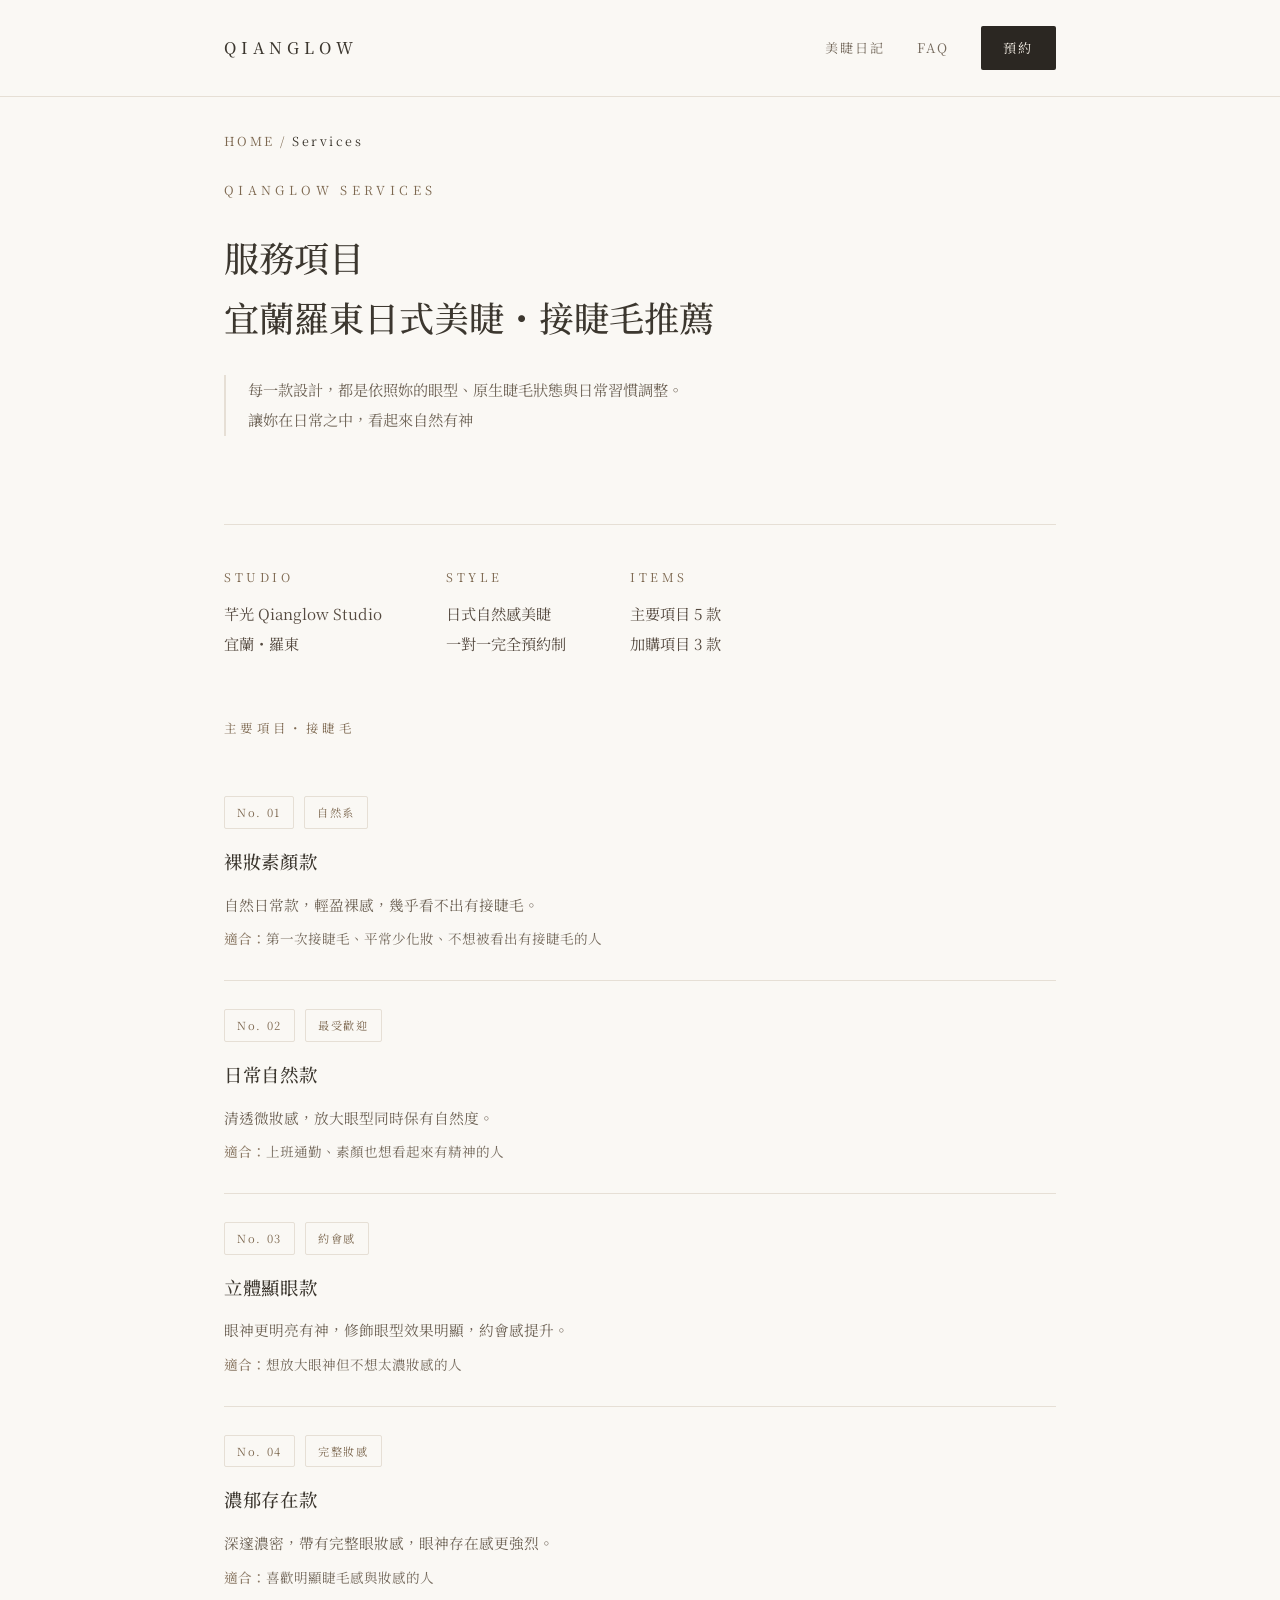
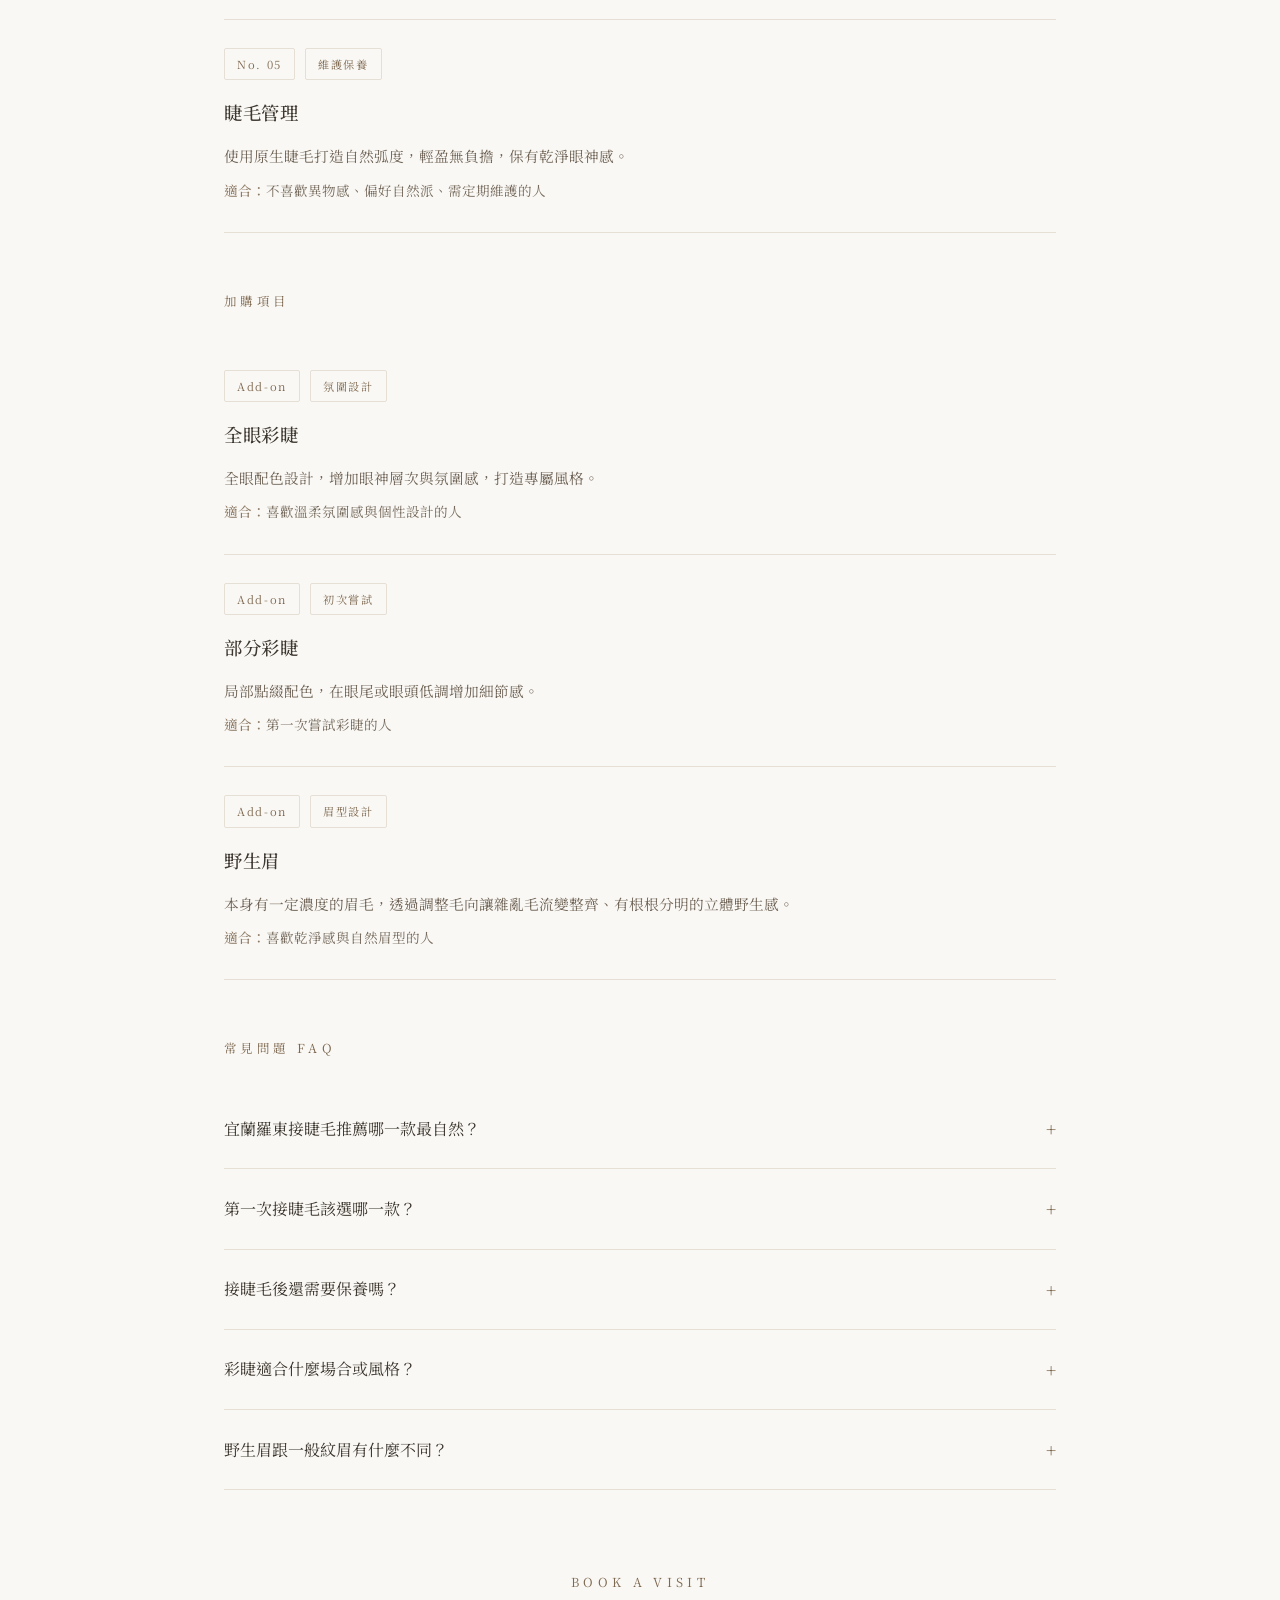
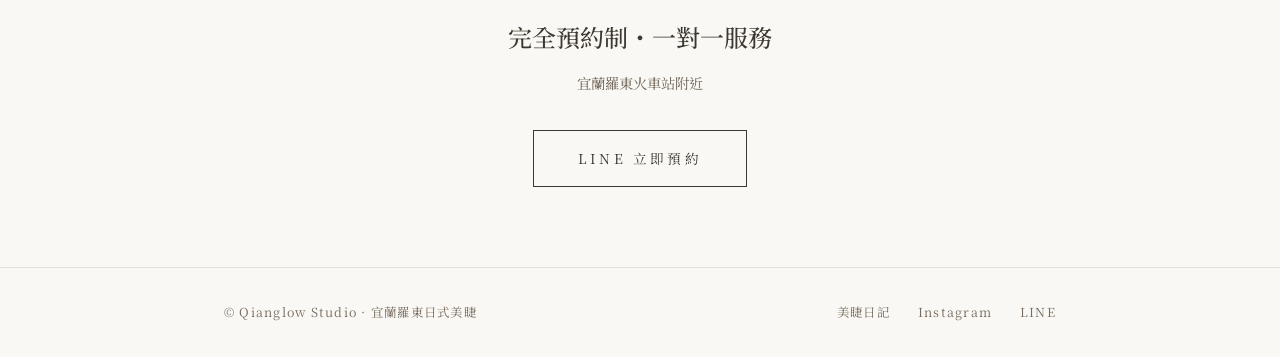
<file: services.html>
<!DOCTYPE html>
<html lang="zh-Hant">
<head><link rel="icon" href="/favicon.ico" sizes="any">
<link rel="icon" type="image/png" sizes="32x32" href="/favicon.png">
<link rel="apple-touch-icon" href="/favicon.png">
  <meta charset="UTF-8">
  <meta name="viewport" content="width=device-width, initial-scale=1.0">

  <!-- ══ SEO ══ -->
  <title>美睫接睫毛項目與價目｜宜蘭羅東日式美睫推薦｜芊光 Qianglow Studio</title>
  <meta name="description" content="宜蘭羅東美睫推薦芊光Studio，提供裸妝素顏款、日常自然款、立體顯眼款、濃郁存在款接睫毛、睫毛管理、全眼/部分彩睫與野生眉設計。一對一預約制，依眼型客製，自然不傷睫毛。">
  <meta name="keywords" content="宜蘭接睫毛,羅東接睫毛,宜蘭美睫推薦,羅東美睫推薦,接睫毛價格,睫毛管理,日式美睫,自然感美睫,彩睫,野生眉,睫毛嫁接">
  <meta name="robots" content="index, follow">
  <link rel="canonical" href="https://qianglow.com/services.html">

  <!-- ══ GEO hreflang ══ -->
  <link rel="alternate" hreflang="zh-TW" href="https://qianglow.com/services.html">

  <!-- ══ OG ══ -->
  <meta property="og:title" content="美睫接睫毛項目｜宜蘭羅東日式美睫｜芊光 Qianglow Studio">
  <meta property="og:description" content="宜蘭羅東美睫推薦，5款接睫毛風格＋睫毛管理＋彩睫＋野生眉，依眼型客製設計，一對一完全預約制。">
  <meta property="og:type" content="website">
  <meta property="og:url" content="https://qianglow.com/services.html">
  <meta property="og:locale" content="zh_TW">
  <meta property="og:site_name" content="芊光 Qianglow Studio">
  <meta property="og:image" content="https://qianglow.com/space-01.JPG">

  <!-- ══ Twitter Card ══ -->
  <meta name="twitter:card" content="summary_large_image">
  <meta name="twitter:title" content="美睫接睫毛項目｜宜蘭羅東日式美睫｜芊光 Studio">
  <meta name="twitter:description" content="宜蘭羅東美睫推薦，5款接睫毛風格依眼型客製，一對一完全預約制。">
  <meta name="twitter:image" content="https://qianglow.com/space-01.JPG">

  <!-- ══ Schema: BeautySalon + Services (GEO / LLMO) ══ -->
  <script type="application/ld+json">
  {
    "@context": "https://schema.org",
    "@type": "BeautySalon",
    "@id": "https://qianglow.com/#beautysalon",
    "name": "芊光 Qianglow Studio",
    "url": "https://qianglow.com/",
    "image": "https://qianglow.com/space-01.JPG",
    "priceRange": "NT$1,000–NT$1,300",
    "aggregateRating": {
      "@type": "AggregateRating",
      "ratingValue": "5.0",
      "reviewCount": "4",
      "bestRating": "5"
    },
    "review": [
      {
        "@type": "Review",
        "reviewRating": { "@type": "Rating", "ratingValue": "5", "bestRating": "5" },
        "author": { "@type": "Person", "name": "Jing Lai" },
        "reviewBody": "第一次來體驗超棒，美睫師動作輕柔、完全不燻眼，舒服到直接睡著。成品跟討論的一模一樣，眼神有神又自然，朋友都說好看，絕對會再回訪。"
      },
      {
        "@type": "Review",
        "reviewRating": { "@type": "Rating", "ratingValue": "5", "bestRating": "5" },
        "author": { "@type": "Person", "name": "Jenny" },
        "reviewBody": "環境很舒服，接完沒異物感超讚。"
      },
      {
        "@type": "Review",
        "reviewRating": { "@type": "Rating", "ratingValue": "5", "bestRating": "5" },
        "author": { "@type": "Person", "name": "Gloria" },
        "reviewBody": "超讚超讚超讚超讚。"
      }
    ],
    "address": {
      "@type": "PostalAddress",
      "streetAddress": "安平路35號2樓",
      "addressLocality": "羅東鎮",
      "addressRegion": "宜蘭縣",
      "postalCode": "265",
      "addressCountry": "TW"
    },
    "areaServed": [
      { "@type": "City", "name": "羅東鎮" },
      { "@type": "AdministrativeArea", "name": "宜蘭縣" },
      { "@type": "City", "name": "冬山鄉" },
      { "@type": "City", "name": "五結鄉" },
      { "@type": "City", "name": "宜蘭市" }
    ],
    "sameAs": [
      "https://www.instagram.com/qianglow.studio",
      "https://www.facebook.com/Qianglowlash",
      "https://beautefeel.com/store/qianglow.studio",
      "https://myfreetime.io/shop/qianglow"
    ],
    "makesOffer": [
      { "@type": "Offer", "itemOffered": { "@type": "Service", "name": "裸妝素顏款接睫毛", "description": "自然日常款，輕盈裸感，適合第一次接睫毛或平常少化妝者。" } },
      { "@type": "Offer", "itemOffered": { "@type": "Service", "name": "日常自然款接睫毛", "description": "清透微妝感，放大眼型同時保有自然度，最受歡迎款式，適合上班通勤與素顏需求。" } },
      { "@type": "Offer", "itemOffered": { "@type": "Service", "name": "立體顯眼款接睫毛", "description": "眼神更明亮有神，修飾眼型效果明顯，適合想放大眼神但不想太濃妝感的人。" } },
      { "@type": "Offer", "itemOffered": { "@type": "Service", "name": "濃郁存在款接睫毛", "description": "深邃濃密，帶有完整眼妝感，眼神存在感強烈，適合喜歡明顯睫毛感的人。" } },
      { "@type": "Offer", "itemOffered": { "@type": "Service", "name": "睫毛管理", "description": "使用原生睫毛打造自然弧度，輕盈無負擔，適合不喜歡異物感、偏好自然派的人。" } },
      { "@type": "Offer", "itemOffered": { "@type": "Service", "name": "全眼彩睫", "description": "全眼配色設計，增加眼神層次與氛圍感，打造專屬風格。" } },
      { "@type": "Offer", "itemOffered": { "@type": "Service", "name": "部分彩睫", "description": "局部點綴配色，在眼尾或眼頭低調增加細節感，適合第一次嘗試彩睫的人。" } },
      { "@type": "Offer", "itemOffered": { "@type": "Service", "name": "野生眉設計", "description": "順著原生毛流方向固定與雕塑，強調根根分明、毛絨絨的立體野生感。" } }
    ]
  }
  </script>

  <!-- ══ Schema: FAQPage (AEO / LLMO) ══ -->
  <script type="application/ld+json">
  {
    "@context": "https://schema.org",
    "@type": "FAQPage",
    "mainEntity": [
      { "@type": "Question", "name": "宜蘭羅東接睫毛推薦哪一款最自然？", "acceptedAnswer": { "@type": "Answer", "text": "裸妝素顏款與日常自然款最適合追求自然感的客人，裸妝素顏款幾乎看不出有接睫毛，日常自然款則在自然度與放大眼型之間取得平衡，是最受歡迎的選擇。" } },
      { "@type": "Question", "name": "第一次接睫毛該選哪一款？", "acceptedAnswer": { "@type": "Answer", "text": "建議從裸妝素顏款或日常自然款開始，工法輕盈、不傷原生睫毛。" } },
      { "@type": "Question", "name": "接睫毛後還需要保養嗎？", "acceptedAnswer": { "@type": "Answer", "text": "建議搭配使用 B5強韌液，幫助維持睫毛健康感，並定期回店做睫毛管理。" } },
      { "@type": "Question", "name": "彩睫適合什麼場合或風格？", "acceptedAnswer": { "@type": "Answer", "text": "全眼彩睫適合喜歡氛圍感與個性設計的人；部分彩睫則在眼尾或眼頭做低調點綴，適合第一次嘗試彩睫者。" } },
      { "@type": "Question", "name": "野生眉跟一般紋眉有什麼不同？", "acceptedAnswer": { "@type": "Answer", "text": "本身有一定濃度的眉毛，透過調整毛向讓雜亂毛流變整齊、有根根分明的立體野生感。" } }
    ]
  }
  </script>

  <link rel="preconnect" href="https://fonts.googleapis.com">
  <link rel="preconnect" href="https://fonts.gstatic.com" crossorigin>
  <link href="https://fonts.googleapis.com/css2?family=Noto+Serif+TC:wght@300;400;500&family=EB+Garamond:ital,wght@0,400;0,500;1,400&display=swap" rel="stylesheet">

  <style>
    :root{
      --bg:#faf8f4;
      --ink:#3c372f;
      --sub:#756a5d;
      --label:#7d6850;
      --line:#e6dfd5;
      --dark:#2b2722;
      --dark-text:#f3ede4;
    }
    *{margin:0;padding:0;box-sizing:border-box;}
    body{
      background:var(--bg);
      color:var(--ink);
      font-family:"Noto Serif TC","Hiragino Mincho ProN","Yu Mincho",serif;
      line-height:2;
      -webkit-font-smoothing:antialiased;
    }
    a{color:inherit;text-decoration:none;}
    .wrap{max-width:880px;margin:0 auto;padding:0 24px;}

    header{border-bottom:1px solid var(--line);}
    header .wrap{
      display:flex;justify-content:space-between;align-items:center;
      padding:26px 24px;
    }
    .logo{font-size:1rem;letter-spacing:0.3em;font-weight:500;}
    nav{display:flex;gap:32px;align-items:center;font-size:0.82rem;letter-spacing:0.15em;color:var(--sub);}
    nav a:hover{color:var(--ink);}
    nav .nav-btn{
      background:var(--dark);color:var(--dark-text);
      padding:9px 22px;border-radius:2px;letter-spacing:0.2em;
    }
    nav .nav-btn:hover{opacity:0.85;}

    .breadcrumb{
      padding:32px 0 0;
      font-size:0.78rem;letter-spacing:0.2em;color:var(--label);
    }
    .breadcrumb a{color:var(--label);}
    .breadcrumb span{color:var(--ink);}

    .hero{padding:24px 0 48px;}
    .eyebrow{font-size:0.78rem;letter-spacing:0.35em;color:var(--label);margin-bottom:24px;}
    h1{font-size:2.2rem;font-weight:500;line-height:1.7;margin-bottom:28px;}
    .quote{
      border-left:2px solid var(--line);
      padding-left:22px;color:#6e6356;font-size:0.95rem;max-width:520px;
    }

    hr{border:none;border-top:1px solid var(--line);margin:40px 0;}

    .meta-row{display:flex;gap:64px;flex-wrap:wrap;margin-bottom:48px;}
    .meta-block .label{font-size:0.75rem;letter-spacing:0.3em;color:var(--label);margin-bottom:10px;}
    .meta-block .value{font-size:0.95rem;color:#54493f;}

    .section-label{font-size:0.78rem;letter-spacing:0.35em;color:var(--label);margin:56px 0 28px;}

    .service{padding:28px 0;border-bottom:1px solid var(--line);}
    .service .tag-row{display:flex;gap:10px;margin-bottom:14px;}
    .service .tag{
      font-size:0.7rem;letter-spacing:0.15em;color:var(--label);
      border:1px solid var(--line);padding:4px 12px;border-radius:2px;
    }
    .service h3{font-size:1.15rem;font-weight:500;margin-bottom:10px;letter-spacing:0.04em;}
    .service p{font-size:0.92rem;color:#6e6356;margin-bottom:6px;}
    .service .fit{font-size:0.85rem;color:var(--sub);}
    .service .fit b{color:#8c7a66;font-weight:500;}

    .faq-item{border-bottom:1px solid var(--line);}
    .faq-q{
      display:flex;justify-content:space-between;align-items:center;
      padding:22px 0;cursor:pointer;font-size:1rem;
      user-select:none;
    }
    .faq-q .plus{color:var(--label);font-size:1.1rem;transition:transform .2s ease;}
    .faq-item.open .faq-q .plus{transform:rotate(45deg);}
    .faq-a{
      max-height:0;overflow:hidden;transition:max-height .25s ease;
      color:#6e6356;font-size:0.92rem;
    }
    .faq-item.open .faq-a{max-height:300px;padding-bottom:22px;}

    .cta{text-align:center;padding:80px 0;}
    .cta .label{font-size:0.78rem;letter-spacing:0.35em;color:var(--label);margin-bottom:18px;}
    .cta h2{font-size:1.5rem;font-weight:500;margin-bottom:8px;}
    .cta .sub{font-size:0.9rem;color:#6e6356;margin-bottom:32px;}
    .btn{
      display:inline-block;border:1px solid var(--ink);padding:14px 44px;
      font-size:0.85rem;letter-spacing:0.25em;transition:all .25s ease;
    }
    .btn:hover{background:var(--ink);color:var(--bg);}

    footer{border-top:1px solid var(--line);padding:32px 0;}
    footer .wrap{
      display:flex;flex-wrap:wrap;justify-content:space-between;align-items:center;
      gap:16px;font-size:0.78rem;letter-spacing:0.1em;color:var(--sub);
    }
    footer .links{display:flex;gap:28px;}

    @media(max-width:640px){
      h1{font-size:1.6rem;}
      .meta-row{gap:36px;}
    }
  </style>
</head>
<body>

<header>
  <div class="wrap">
    <a href="https://qianglow.com/index.html" class="logo">QIANGLOW</a>
    <nav>
      <a href="https://qianglow.com/journal.html">美睫日記</a>
      <a href="https://qianglow.com/faq.html">FAQ</a>
      <a href="https://lin.ee/WfphLRG" class="nav-btn" target="_blank" rel="noopener">預約</a>
    </nav>
  </div>
</header>

<main class="wrap">

  <div class="breadcrumb">
    <a href="https://qianglow.com/index.html">HOME</a> / <span>Services</span>
  </div>

  <section class="hero">
    <div class="eyebrow">QIANGLOW SERVICES</div>
    <h1>服務項目<br>宜蘭羅東日式美睫・接睫毛推薦</h1>
    <div class="quote">
      每一款設計，都是依照妳的眼型、原生睫毛狀態與日常習慣調整。<br>
      讓妳在日常之中，看起來自然有神
    </div>
  </section>

  <hr>

  <div class="meta-row">
    <div class="meta-block">
      <div class="label">STUDIO</div>
      <div class="value">芊光 Qianglow Studio<br>宜蘭・羅東</div>
    </div>
    <div class="meta-block">
      <div class="label">STYLE</div>
      <div class="value">日式自然感美睫<br>一對一完全預約制</div>
    </div>
    <div class="meta-block">
      <div class="label">ITEMS</div>
      <div class="value">主要項目 5 款<br>加購項目 3 款</div>
    </div>
  </div>

  <div class="section-label">主要項目・接睫毛</div>

  <div class="service">
    <div class="tag-row"><span class="tag">No. 01</span><span class="tag">自然系</span></div>
    <h3>裸妝素顏款</h3>
    <p>自然日常款，輕盈裸感，幾乎看不出有接睫毛。</p>
    <div class="fit"><b>適合：</b>第一次接睫毛、平常少化妝、不想被看出有接睫毛的人</div>
  </div>

  <div class="service">
    <div class="tag-row"><span class="tag">No. 02</span><span class="tag">最受歡迎</span></div>
    <h3>日常自然款</h3>
    <p>清透微妝感，放大眼型同時保有自然度。</p>
    <div class="fit"><b>適合：</b>上班通勤、素顏也想看起來有精神的人</div>
  </div>

  <div class="service">
    <div class="tag-row"><span class="tag">No. 03</span><span class="tag">約會感</span></div>
    <h3>立體顯眼款</h3>
    <p>眼神更明亮有神，修飾眼型效果明顯，約會感提升。</p>
    <div class="fit"><b>適合：</b>想放大眼神但不想太濃妝感的人</div>
  </div>

  <div class="service">
    <div class="tag-row"><span class="tag">No. 04</span><span class="tag">完整妝感</span></div>
    <h3>濃郁存在款</h3>
    <p>深邃濃密，帶有完整眼妝感，眼神存在感更強烈。</p>
    <div class="fit"><b>適合：</b>喜歡明顯睫毛感與妝感的人</div>
  </div>

  <div class="service" id="lash-management">
    <div class="tag-row"><span class="tag">No. 05</span><span class="tag">維護保養</span></div>
    <h3>睫毛管理</h3>
    <p>使用原生睫毛打造自然弧度，輕盈無負擔，保有乾淨眼神感。</p>
    <div class="fit"><b>適合：</b>不喜歡異物感、偏好自然派、需定期維護的人</div>
  </div>

  <div class="section-label">加購項目</div>

  <div class="service">
    <div class="tag-row"><span class="tag">Add-on</span><span class="tag">氛圍設計</span></div>
    <h3>全眼彩睫</h3>
    <p>全眼配色設計，增加眼神層次與氛圍感，打造專屬風格。</p>
    <div class="fit"><b>適合：</b>喜歡溫柔氛圍感與個性設計的人</div>
  </div>

  <div class="service">
    <div class="tag-row"><span class="tag">Add-on</span><span class="tag">初次嘗試</span></div>
    <h3>部分彩睫</h3>
    <p>局部點綴配色，在眼尾或眼頭低調增加細節感。</p>
    <div class="fit"><b>適合：</b>第一次嘗試彩睫的人</div>
  </div>

  <div class="service">
    <div class="tag-row"><span class="tag">Add-on</span><span class="tag">眉型設計</span></div>
    <h3>野生眉</h3>
    <p>本身有一定濃度的眉毛，透過調整毛向讓雜亂毛流變整齊、有根根分明的立體野生感。</p>
    <div class="fit"><b>適合：</b>喜歡乾淨感與自然眉型的人</div>
  </div>

  <div class="section-label">常見問題 FAQ</div>

  <div class="faq-item">
    <div class="faq-q" onclick="this.parentElement.classList.toggle('open')">
      <span>宜蘭羅東接睫毛推薦哪一款最自然？</span><span class="plus">+</span>
    </div>
    <div class="faq-a">裸妝素顏款與日常自然款最適合追求自然感的客人，裸妝素顏款幾乎看不出有接睫毛，日常自然款則在自然度與放大眼型之間取得平衡，是最受歡迎的選擇。</div>
  </div>

  <div class="faq-item">
    <div class="faq-q" onclick="this.parentElement.classList.toggle('open')">
      <span>第一次接睫毛該選哪一款？</span><span class="plus">+</span>
    </div>
    <div class="faq-a">建議從裸妝素顏款或日常自然款開始，手法輕盈、不傷原生睫毛。</div>
  </div>

  <div class="faq-item">
    <div class="faq-q" onclick="this.parentElement.classList.toggle('open')">
      <span>接睫毛後還需要保養嗎？</span><span class="plus">+</span>
    </div>
    <div class="faq-a">建議搭配使用 B5強韌液，幫助維持睫毛健康。</div>
  </div>

  <div class="faq-item">
    <div class="faq-q" onclick="this.parentElement.classList.toggle('open')">
      <span>彩睫適合什麼場合或風格？</span><span class="plus">+</span>
    </div>
    <div class="faq-a">全眼彩睫適合喜歡氛圍感與個性設計的人；部分彩睫則在眼尾或眼頭做低調點綴，適合第一次嘗試彩睫者。</div>
  </div>

  <div class="faq-item">
    <div class="faq-q" onclick="this.parentElement.classList.toggle('open')">
      <span>野生眉跟一般紋眉有什麼不同？</span><span class="plus">+</span>
    </div>
    <div class="faq-a">野生眉雕塑利用原生毛流進行無創或半永久塑形，而一般紋眉則是將色料刺入皮膚深層的永久性紋繡。</div>
  </div>

  <section class="cta">
    <div class="label">BOOK A VISIT</div>
    <h2>完全預約制・一對一服務</h2>
    <div class="sub">宜蘭羅東火車站附近</div>
    <a class="btn" href="https://lin.ee/WfphLRG" target="_blank" rel="noopener">LINE 立即預約</a>
  </section>

</main>

<footer>
  <div class="wrap">
    <div>© Qianglow Studio · 宜蘭羅東日式美睫</div>
    <div class="links">
      <a href="https://qianglow.com/journal.html">美睫日記</a>
      <a href="https://www.instagram.com/qianglow.studio" target="_blank" rel="noopener">Instagram</a>
      <a href="https://lin.ee/WfphLRG" target="_blank" rel="noopener">LINE</a>
    </div>
  </div>
</footer>

</body>
</html>
</file>
<file: quiz/styles.css>
:root {
  --cream: #f8f4ee;
  --cream-deep: #efe5d8;
  --gold: #c9a876;
  --gold-soft: #e9d7b8;
  --brown: #2c2825;
  --brown-soft: #6f6258;
  --rose: #c98d85;
  --sage: #8e9c87;
  --paper: rgba(255, 252, 247, 0.78);
  --line: rgba(44, 40, 37, 0.12);
  --shadow: 0 28px 80px rgba(80, 60, 40, 0.14);
  --radius: 8px;
  font-family: "Noto Serif TC", serif;
  color: var(--brown);
  background: var(--cream);
}

* { box-sizing: border-box; }

html { min-height: 100%; scroll-behavior: smooth; }

body {
  min-height: 100%;
  margin: 0;
  overflow-x: hidden;
  background:
    linear-gradient(130deg, rgba(255,255,255,0.9), rgba(248,244,238,0.48) 38%, rgba(233,215,184,0.22)),
    var(--cream);
}

button, a { -webkit-tap-highlight-color: transparent; }
button { font: inherit; }
img { display: block; max-width: 100%; }

.app-shell { position: relative; min-height: 100svh; }

.screen {
  display: none;
  min-height: 100svh;
  padding: clamp(20px, 4vw, 56px);
  animation: screenIn 620ms cubic-bezier(0.2, 0.8, 0.2, 1) both;
}
.screen.is-active { display: block; }

.screen-home { position: relative; overflow: hidden; }

.topbar, .quiz-header {
  position: relative; z-index: 2;
  display: flex; align-items: center; justify-content: space-between; gap: 18px;
  width: min(1160px, 100%); margin: 0 auto;
}

.eyebrow, .kicker {
  margin: 0;
  font-family: "Cormorant Garamond", serif;
  font-size: 0.84rem; font-weight: 700;
  letter-spacing: 0.12em; line-height: 1.2;
  text-transform: uppercase; color: var(--gold);
}

.brand-line { margin: 4px 0 0; color: var(--brown-soft); font-size: 0.88rem; }

.icon-button, .ghost-button, .text-button, .primary-button, .secondary-button {
  min-height: 44px; border: 1px solid transparent; border-radius: 999px;
  cursor: pointer;
  transition: transform 220ms ease, border-color 220ms ease, background 220ms ease, color 220ms ease, box-shadow 220ms ease;
}

.icon-button {
  display: grid; width: 44px; place-items: center;
  color: var(--brown); background: rgba(255,252,247,0.72); border-color: var(--line);
}

.ghost-button, .text-button, .secondary-button {
  color: var(--brown); background: rgba(255,252,247,0.5); border-color: var(--line);
}
.ghost-button, .secondary-button { padding: 0 20px; }
.text-button { min-height: auto; padding: 10px 2px; border: 0; border-radius: 0; color: var(--brown-soft); background: transparent; }

.primary-button {
  display: inline-flex; align-items: center; justify-content: center;
  min-width: 150px; padding: 0 25px;
  color: #fffaf2; text-decoration: none;
  background: var(--brown); box-shadow: 0 18px 42px rgba(44,40,37,0.18);
}

.icon-button:hover, .ghost-button:hover, .secondary-button:hover, .primary-button:hover {
  transform: translateY(-2px); box-shadow: 0 18px 44px rgba(80,60,40,0.13);
}

.hero-grid {
  position: relative; z-index: 1;
  display: grid; grid-template-columns: minmax(0,0.9fr) minmax(320px,1.1fr);
  gap: clamp(30px,6vw,90px); align-items: center;
  width: min(1160px,100%); min-height: calc(100svh - 230px);
  margin: 0 auto; padding: clamp(40px,7vw,90px) 0 32px;
}

.hero-copy { max-width: 560px; }
.hero-copy h1 { margin: 16px 0 18px; font-size: 3.6rem; font-weight: 600; line-height: 1.12; letter-spacing: 0.02em; }
.intro { max-width: 34rem; margin: 0; color: var(--brown-soft); font-size: 1.02rem; line-height: 1.95; }
.hero-actions { display: flex; flex-wrap: wrap; gap: 14px; align-items: center; margin-top: 30px; }

.hero-visual {
  position: relative; min-height: 440px; margin: 0;
  overflow: hidden; border-radius: 8px;
  background: var(--cream-deep); box-shadow: var(--shadow); isolation: isolate;
}
.hero-visual::after {
  position: absolute; inset: 0; content: "";
  background: linear-gradient(90deg, rgba(248,244,238,0.72), rgba(248,244,238,0.08) 46%, rgba(44,40,37,0.12));
}
.hero-visual img { width: 100%; height: 100%; min-height: inherit; object-fit: cover; transform: scale(1.03); animation: imageBreathe 9s ease-in-out infinite alternate; }
.hero-visual figcaption {
  position: absolute; right: 22px; bottom: 22px; z-index: 1;
  display: grid; gap: 4px; min-width: 172px; padding: 16px 18px;
  color: var(--brown); background: rgba(255,252,247,0.74);
  border: 1px solid rgba(255,255,255,0.48); border-radius: 8px; backdrop-filter: blur(18px);
}
.hero-visual figcaption span { color: var(--brown-soft); font-size: 0.78rem; }
.hero-visual figcaption strong { font-family: "Cormorant Garamond", serif; font-size: 1.6rem; line-height: 1; }

.knowledge-strip {
  display: grid; grid-template-columns: repeat(3,1fr); gap: 1px;
  width: min(1160px,100%); margin: 0 auto;
  overflow: hidden; border: 1px solid var(--line); border-radius: 8px; background: var(--line);
}
.knowledge-strip article { min-height: 172px; padding: 24px; background: rgba(255,252,247,0.66); }
.knowledge-strip span { font-family: "Cormorant Garamond", serif; font-size: 1.1rem; color: var(--gold); }
.knowledge-strip h2 { margin: 10px 0; font-size: 1.3rem; font-weight: 600; line-height: 1.3; }
.knowledge-strip p, .question-hint { margin: 0; color: var(--brown-soft); line-height: 1.85; }

.ambient { position: absolute; pointer-events: none; filter: blur(1px); }
.ambient-one { top: 18%; left: -6vw; width: 34vw; height: 34vw; border: 1px solid rgba(201,168,118,0.3); border-radius: 50%; opacity: 0.52; }
.ambient-two { right: 8vw; bottom: 5vh; width: 22vw; height: 22vw; border-top: 1px solid rgba(142,156,135,0.34); border-radius: 50%; opacity: 0.55; }

.screen-quiz, .screen-loading, .screen-card { width: min(980px,100%); margin: 0 auto; }
.quiz-header { width: 100%; margin-bottom: clamp(38px,8vw,86px); }
.progress-shell { flex: 1; max-width: 520px; }
.progress-meta { display: flex; justify-content: space-between; margin-bottom: 10px; color: var(--brown-soft); font-family: "Cormorant Garamond", serif; font-weight: 700; }
.progress-track { height: 4px; overflow: hidden; background: rgba(44,40,37,0.1); border-radius: 999px; }
.progress-bar { width: 0; height: 100%; background: linear-gradient(90deg, var(--gold), var(--rose), var(--sage)); border-radius: inherit; transition: width 420ms cubic-bezier(0.2,0.8,0.2,1); }

.question-panel { padding-bottom: 40px; }
.question-panel h2 { max-width: 760px; margin: 12px 0; font-size: 2.3rem; font-weight: 600; line-height: 1.25; letter-spacing: 0.02em; }

.answer-grid { display: grid; grid-template-columns: repeat(2,minmax(0,1fr)); gap: 14px; margin-top: 34px; }

.answer-button {
  position: relative; min-height: 106px; padding: 20px 22px;
  overflow: hidden; color: var(--brown); text-align: left;
  background: rgba(255,252,247,0.68); border: 1px solid var(--line);
  border-radius: 8px; cursor: pointer;
  transition: transform 220ms ease, border-color 220ms ease, background 220ms ease, box-shadow 220ms ease;
}
.answer-button::after {
  position: absolute; right: 18px; bottom: 14px; width: 38px; height: 1px; content: "";
  background: var(--gold); transform: scaleX(0.46); transform-origin: right; transition: transform 220ms ease;
}
.answer-button strong { display: block; margin-bottom: 8px; font-size: 1.42rem; font-weight: 600; line-height: 1.28; }
.answer-button span { display: block; color: var(--brown-soft); font-size: 0.92rem; line-height: 1.6; }
.answer-button:hover, .answer-button:focus-visible { transform: translateY(-3px); background: rgba(255,252,247,0.92); border-color: rgba(201,168,118,0.54); box-shadow: 0 18px 44px rgba(80,60,40,0.12); outline: none; }
.answer-button:hover::after, .answer-button:focus-visible::after { transform: scaleX(1); }

.loading-card { display: grid; min-height: calc(100svh - 112px); place-content: center; justify-items: center; text-align: center; }
.lash-loader { position: relative; display: flex; gap: 8px; align-items: end; height: 72px; margin-bottom: 30px; }
.lash-loader span { width: 2px; height: 44px; background: var(--brown); border-radius: 999px; transform-origin: bottom; animation: lashWave 980ms ease-in-out infinite; }
.lash-loader span:nth-child(1) { --tilt: -26deg; height: 28px; animation-delay: 0ms; }
.lash-loader span:nth-child(2) { --tilt: -12deg; height: 44px; animation-delay: 90ms; }
.lash-loader span:nth-child(3) { height: 58px; animation-delay: 180ms; }
.lash-loader span:nth-child(4) { --tilt: 12deg; height: 44px; animation-delay: 270ms; }
.lash-loader span:nth-child(5) { --tilt: 26deg; height: 28px; animation-delay: 360ms; }
.loading-card h2 { max-width: 620px; margin: 12px 0; font-size: 2.6rem; font-weight: 600; line-height: 1.2; letter-spacing: 0.02em; }
.loading-card p:not(.eyebrow) { max-width: 420px; margin: 0; color: var(--brown-soft); line-height: 1.9; }

/* ── 抽卡結果畫面 ── */
.screen-card { display: none; min-height: 100svh; }
.screen-card.is-active { display: flex; align-items: center; justify-content: center; }
.card-stage { width: 100%; max-width: 460px; margin: 0 auto; text-align: center; }
.card-stage .eyebrow { margin-bottom: 22px; }

.card-flip {
  position: relative;
  width: min(74vw, 340px);
  aspect-ratio: 3 / 4.6;
  margin: 0 auto;
  perspective: 1800px;
  cursor: pointer;
  animation: cardFloatIn 700ms cubic-bezier(0.2,0.8,0.2,1) 260ms both;
}
.card-flip:focus-visible .card-flip-surface { outline: 2px solid var(--gold); outline-offset: 6px; }

.card-flip-surface {
  position: relative;
  width: 100%; height: 100%;
  transform-style: preserve-3d;
  transform: translateY(0) rotate(0deg) scale(1);
  transition: transform 220ms ease;
}
.card-flip.is-lifted .card-flip-surface { transform: translateY(-14px) rotate(3deg) scale(1); transition: transform 220ms ease; }
.card-flip.is-scaled .card-flip-surface { transform: translateY(-14px) rotate(3deg) scale(1.08); transition: transform 260ms ease; }
.card-flip.is-flipped .card-flip-surface { transform: translateY(-14px) rotate(3deg) scale(1.08) rotateY(180deg); transition: transform 520ms cubic-bezier(0.2,0.8,0.2,1); }

.card-face {
  position: absolute; inset: 0;
  display: flex; flex-direction: column; align-items: center; justify-content: center;
  padding: clamp(28px,6vw,42px);
  border-radius: 16px;
  background: linear-gradient(160deg, #fffcf7, var(--cream) 60%, var(--cream-deep));
  border: 1px solid rgba(201,168,118,0.4);
  box-shadow: 0 30px 70px rgba(80,60,40,0.22);
  backface-visibility: hidden;
  -webkit-backface-visibility: hidden;
}
.card-face-back { transform: rotateY(180deg); justify-content: flex-start; overflow-y: auto; }

.card-mark-cn { font-size: 2.1rem; font-weight: 600; letter-spacing: 0.1em; }
.card-mark-en { margin-top: 10px; font-family: "Cormorant Garamond", serif; font-size: 0.82rem; letter-spacing: 0.32em; color: var(--gold); }
.card-tap-hint { position: absolute; bottom: clamp(24px,5vw,34px); margin: 0; color: var(--brown-soft); font-size: 0.8rem; letter-spacing: 0.06em; }

.card-back-inner { width: 100%; }
.card-kicker { margin: 0 0 14px; font-family: "Cormorant Garamond", serif; font-size: 0.78rem; font-weight: 700; letter-spacing: 0.14em; text-transform: uppercase; color: var(--gold); }

.reveal-step { opacity: 0; transform: translateY(10px); }
.card-face-back.is-revealed .reveal-step { animation: revealStep 480ms ease both; }
.card-face-back.is-revealed .reveal-step[data-step="1"] { animation-delay: 0ms; }
.card-face-back.is-revealed .reveal-step[data-step="2"] { animation-delay: 200ms; }
.card-face-back.is-revealed .reveal-step[data-step="3"] { animation-delay: 400ms; }
.card-face-back.is-revealed .reveal-step[data-step="4"] { animation-delay: 600ms; }

.persona-name { margin: 0 0 14px; }
.persona-name-cn { display: block; font-size: 2rem; font-weight: 600; line-height: 1.2; }
.persona-name-en { display: block; margin-top: 4px; font-family: "Cormorant Garamond", serif; font-style: italic; font-size: 1.05rem; letter-spacing: 0.06em; color: var(--gold); }

.persona-quote { margin: 0 0 22px; color: var(--brown-soft); font-size: 1rem; line-height: 1.8; }

.design-brief { margin: 0 0 6px; padding-top: 16px; border-top: 1px solid var(--line); text-align: left; }
.design-brief strong { display: block; margin-bottom: 6px; font-size: 1rem; font-weight: 600; color: var(--brown); }
.design-brief p { margin: 0; font-size: 0.88rem; color: var(--brown-soft); line-height: 1.7; }

.data-note { margin: 10px 0 24px; font-family: "Cormorant Garamond", serif; font-style: italic; font-size: 0.8rem; color: var(--gold); letter-spacing: 0.04em; }

.card-cta { display: grid; gap: 10px; width: 100%; }
.card-cta .primary-button { width: 100%; }
.card-cta .text-button { justify-self: center; padding: 4px 2px; font-size: 0.84rem; }

@keyframes screenIn { from { opacity: 0; transform: translateY(18px); } to { opacity: 1; transform: translateY(0); } }
@keyframes imageBreathe { from { transform: scale(1.03) translateY(0); } to { transform: scale(1.08) translateY(-8px); } }
@keyframes lashWave { 0%, 100% { opacity: 0.44; transform: scaleY(0.76) rotate(var(--tilt, 0deg)); } 50% { opacity: 1; transform: scaleY(1.05) rotate(var(--tilt, 0deg)); } }
@keyframes cardFloatIn { from { opacity: 0; transform: translateY(20px); } to { opacity: 1; transform: translateY(0); } }
@keyframes revealStep { from { opacity: 0; transform: translateY(10px); } to { opacity: 1; transform: translateY(0); } }

@media (prefers-reduced-motion: reduce) { *, *::before, *::after { scroll-behavior: auto !important; animation-duration: 1ms !important; animation-iteration-count: 1 !important; transition-duration: 1ms !important; } }

@media (max-width: 860px) {
  .screen { padding: 18px; }
  .hero-grid, .knowledge-strip { grid-template-columns: 1fr; }
  .hero-grid { gap: 24px; min-height: auto; padding-top: 44px; }
  .hero-copy h1 { max-width: 8ch; font-size: 2.5rem; }
  .hero-visual { min-height: 360px; }
  .knowledge-strip { margin-top: 28px; }
  .answer-grid { grid-template-columns: 1fr; }
  .quiz-header { align-items: flex-start; }
  .question-panel h2 { font-size: 1.9rem; }
  .loading-card h2 { font-size: 2.2rem; }
}

@media (max-width: 560px) {
  .topbar { align-items: flex-start; }
  .hero-actions { align-items: stretch; flex-direction: column; }
  .primary-button, .secondary-button { width: 100%; }
  .hero-visual { min-height: 290px; }
  .hero-visual figcaption { right: 14px; bottom: 14px; min-width: 142px; padding: 12px; }
  .quiz-header { flex-direction: column; }
  .progress-shell { width: 100%; }
  .question-panel h2, .loading-card h2 { word-break: keep-all; overflow-wrap: anywhere; }
  .answer-button { min-height: 96px; }
  .hero-copy h1 { max-width: 9ch; font-size: 2.3rem; line-height: 1.32; margin: 10px 0 12px; }
  .intro, .knowledge-strip p, .question-hint { font-size: 0.96rem; }
  .knowledge-strip h2 { font-size: 1.36rem; }
  .question-panel h2 { font-size: 1.55rem; line-height: 1.3; }
  .answer-button strong { font-size: 1.28rem; }
  .loading-card h2 { font-size: 2rem; }
  .card-flip { width: min(80vw, 320px); }
  .persona-name-cn { font-size: 1.7rem; }
}
</file>
